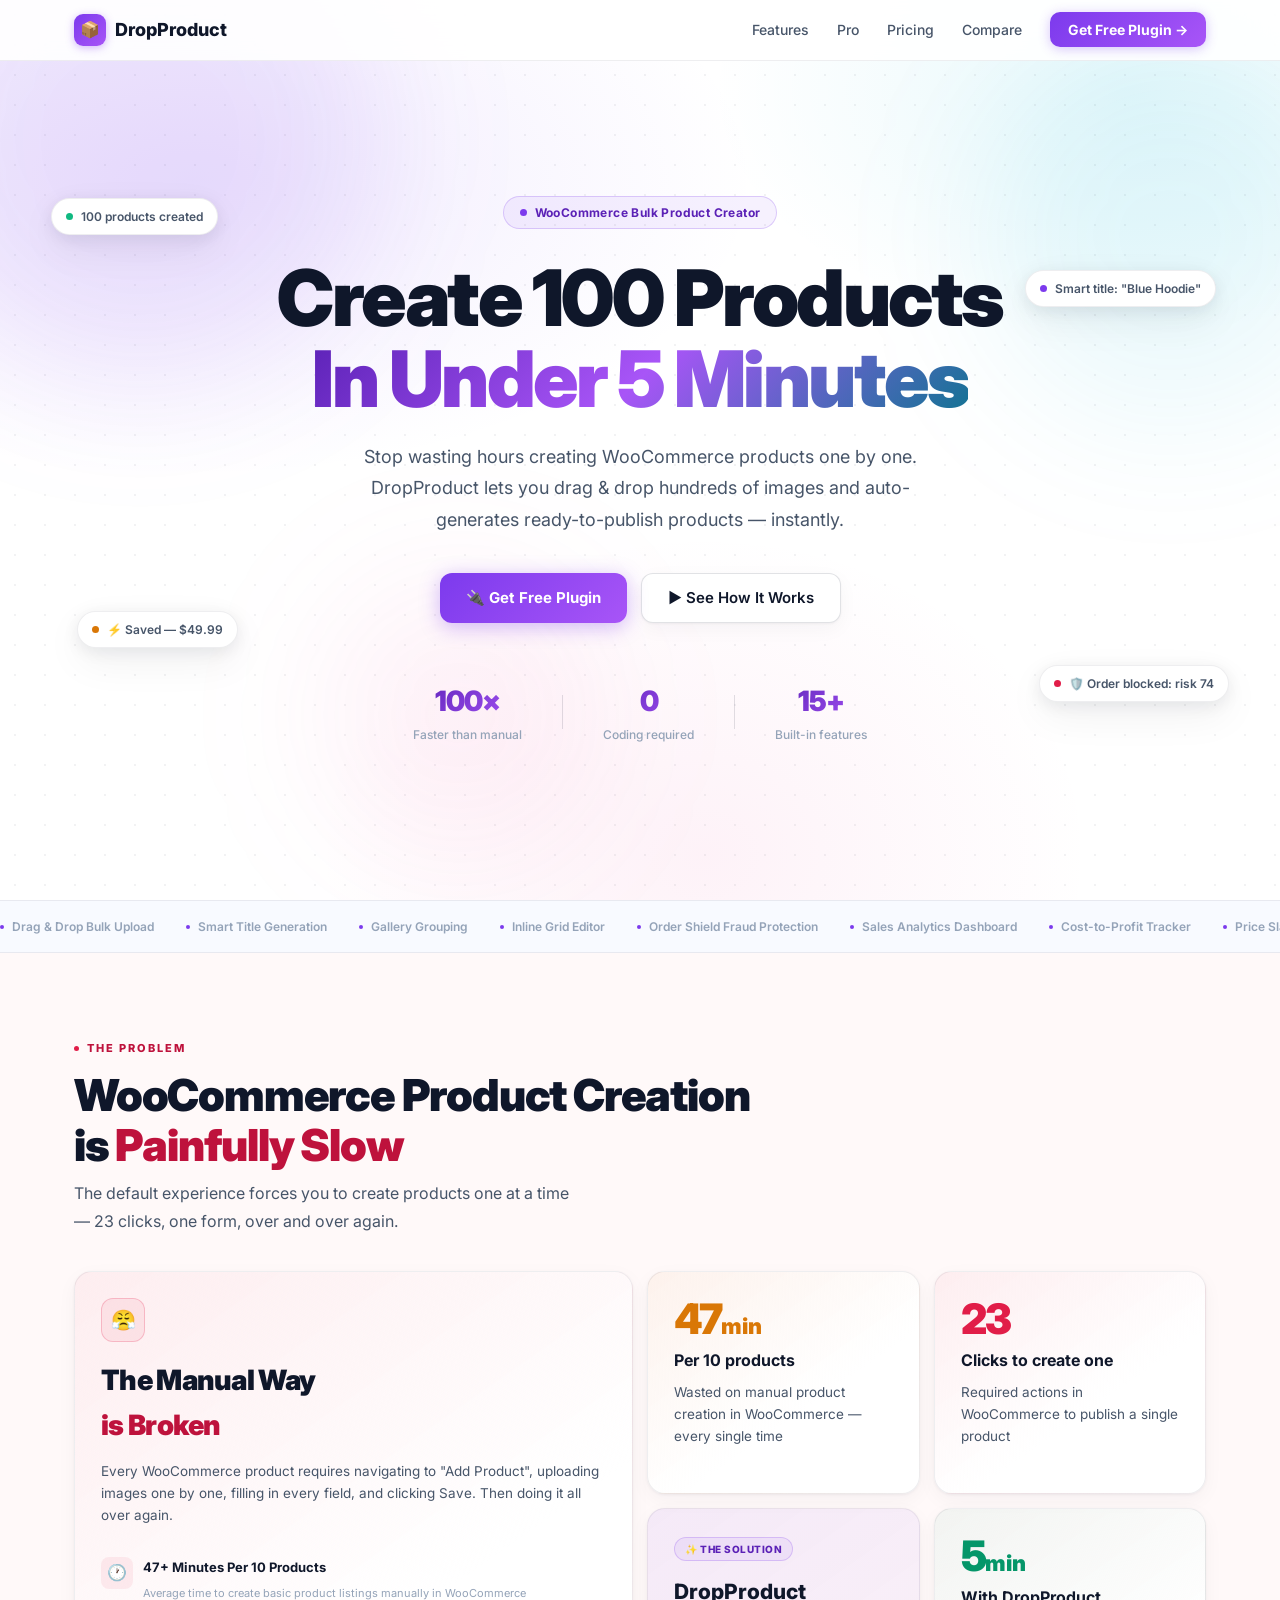
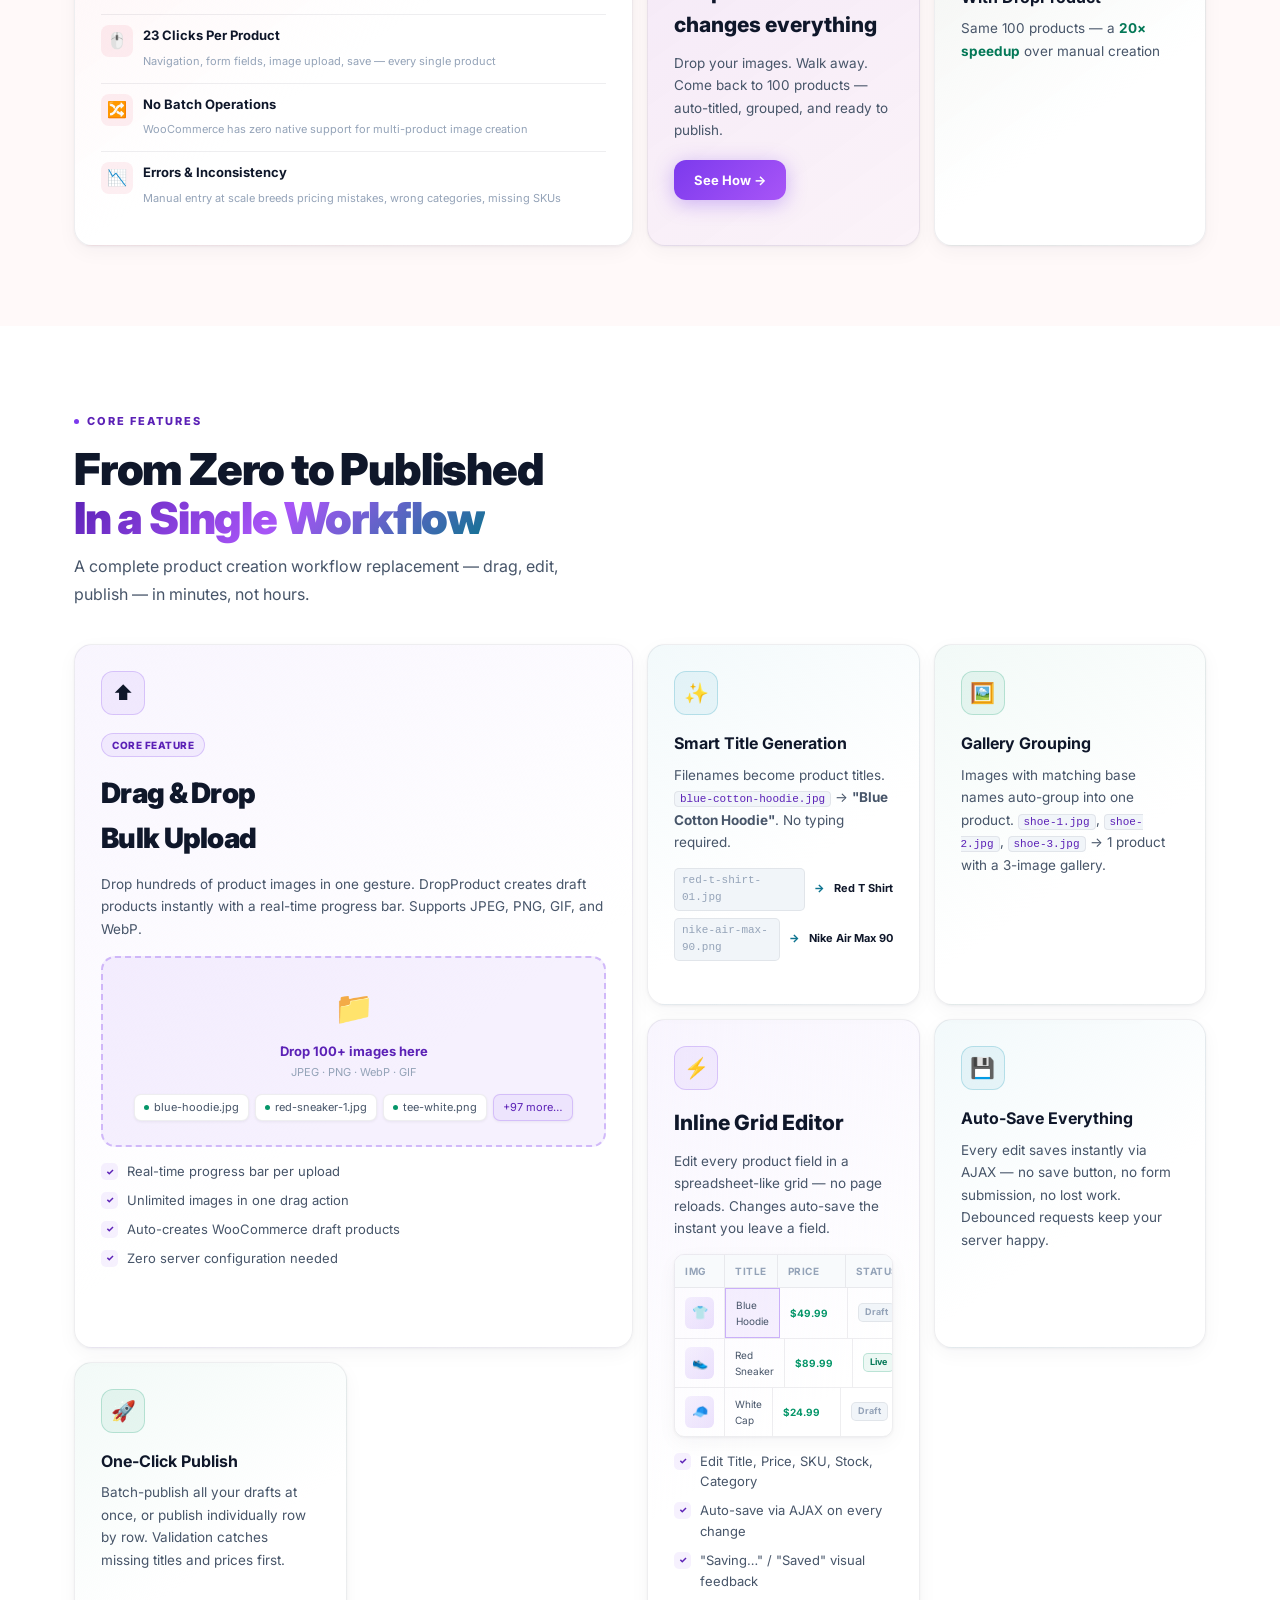
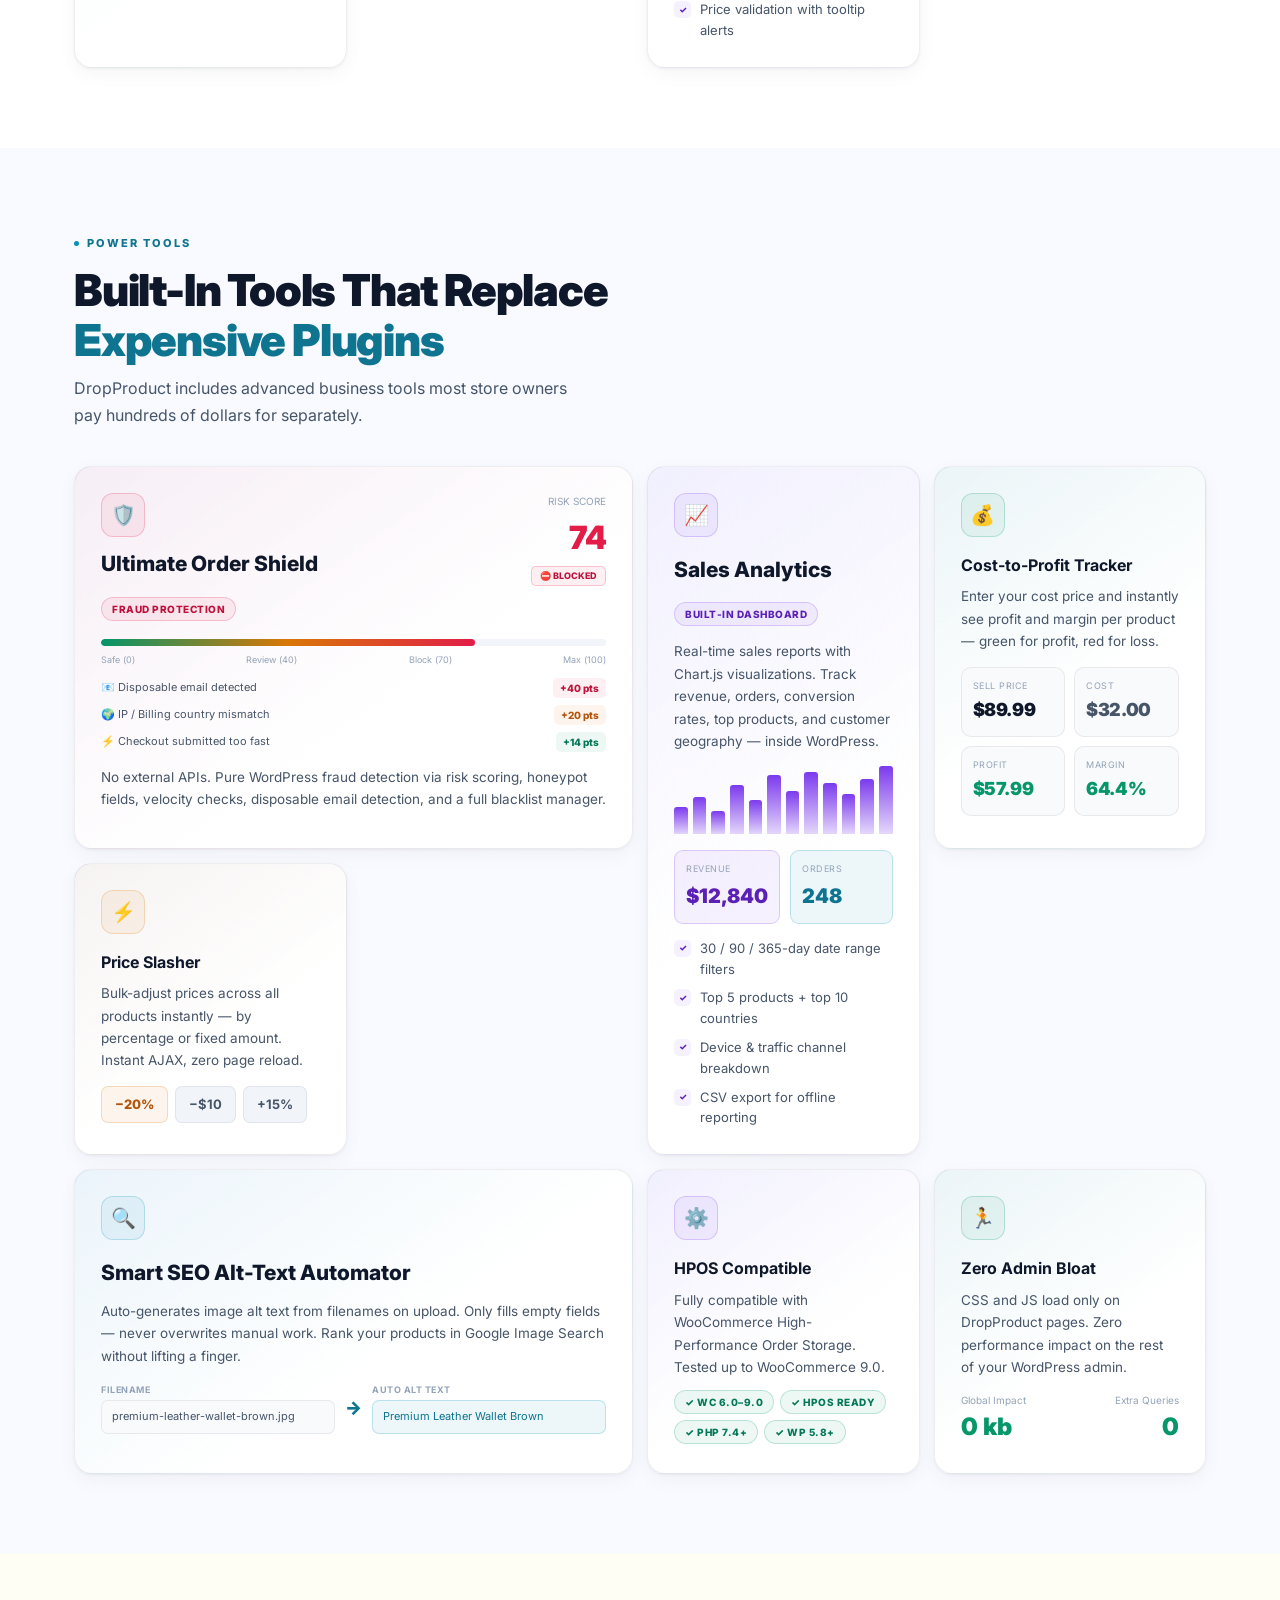
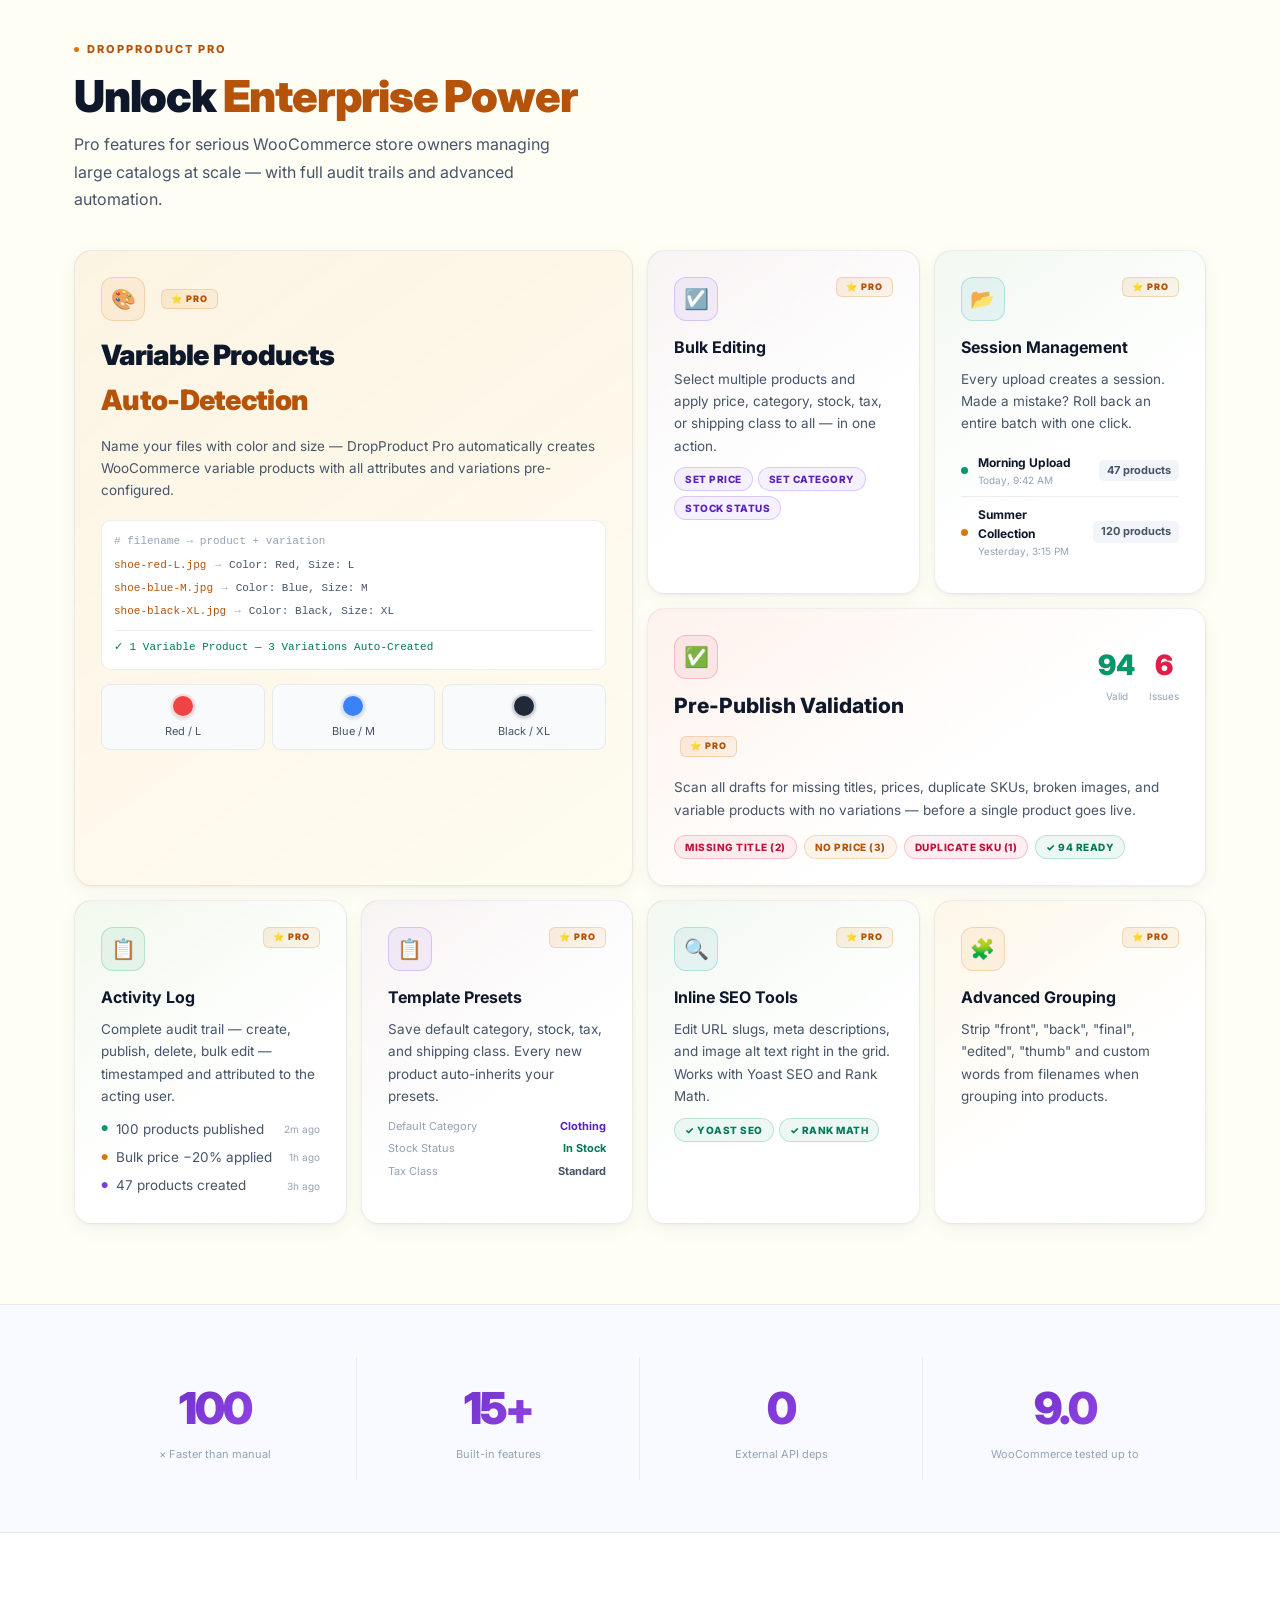
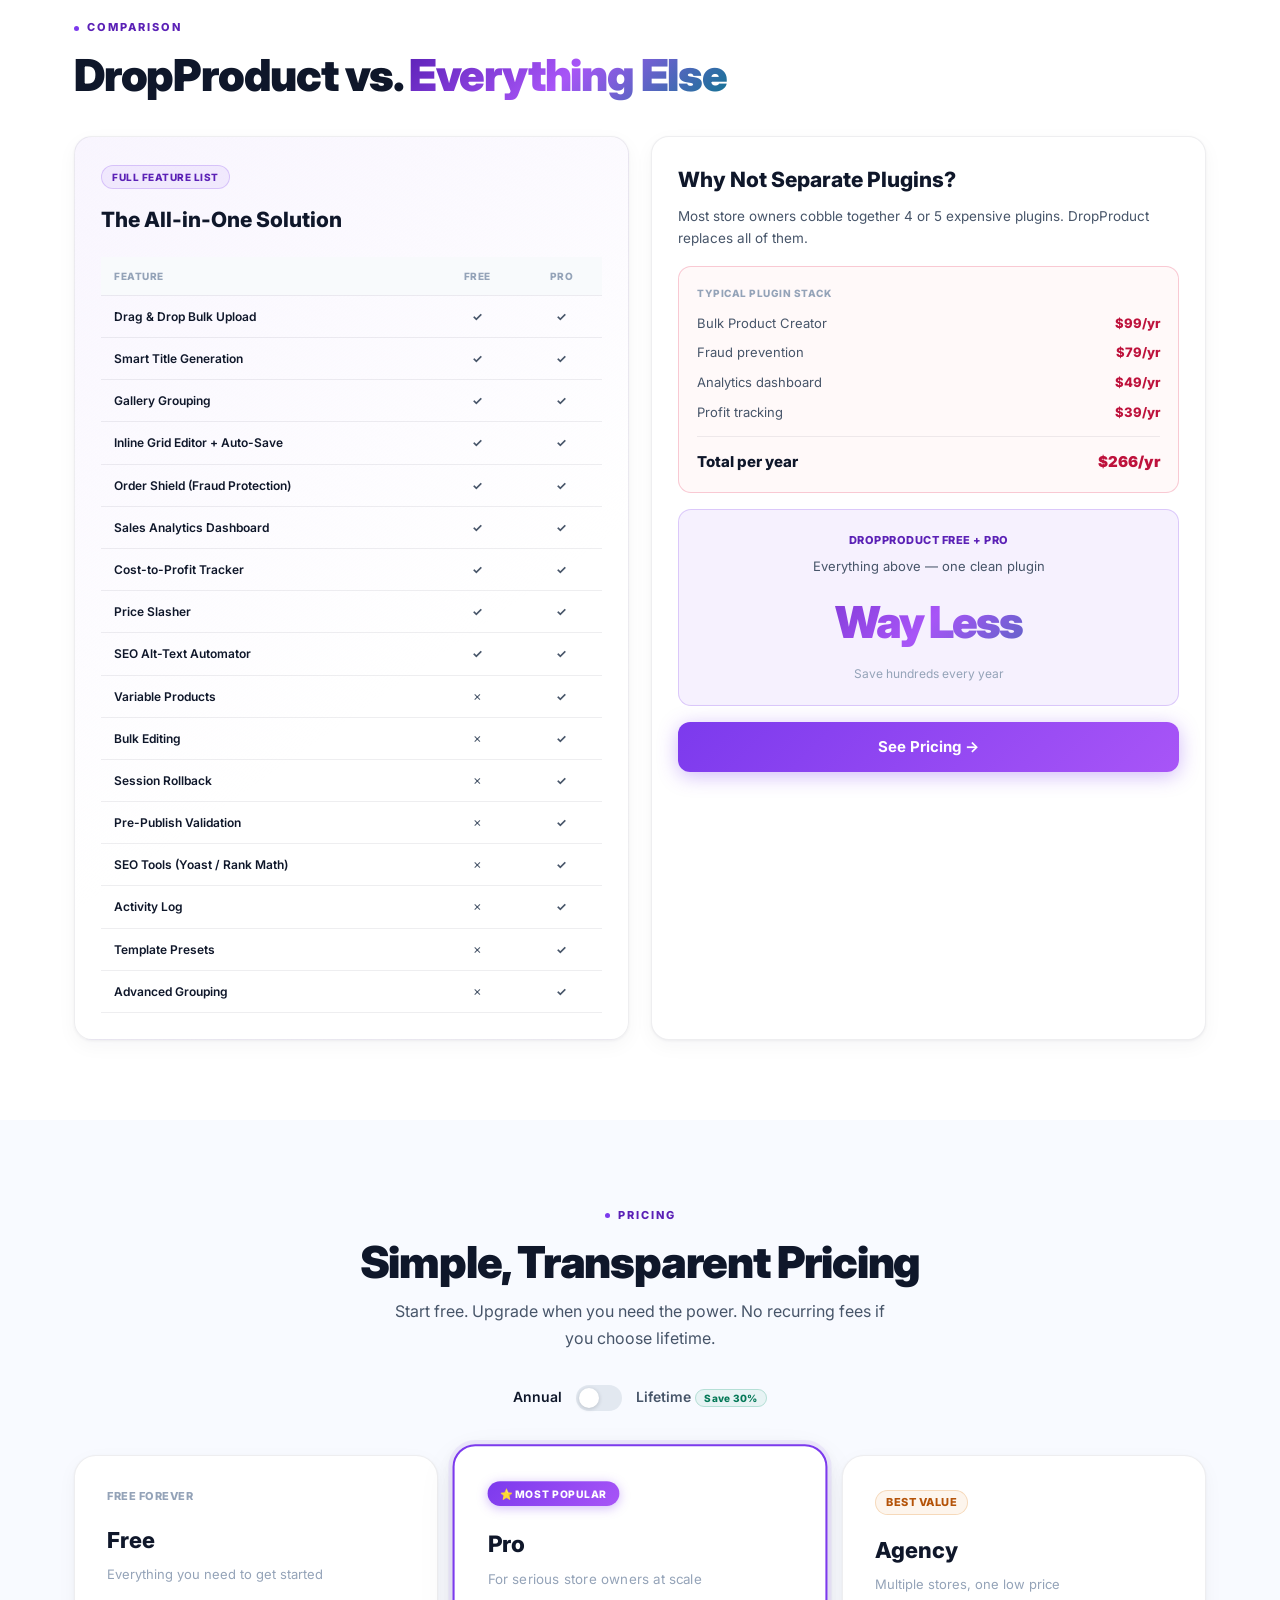
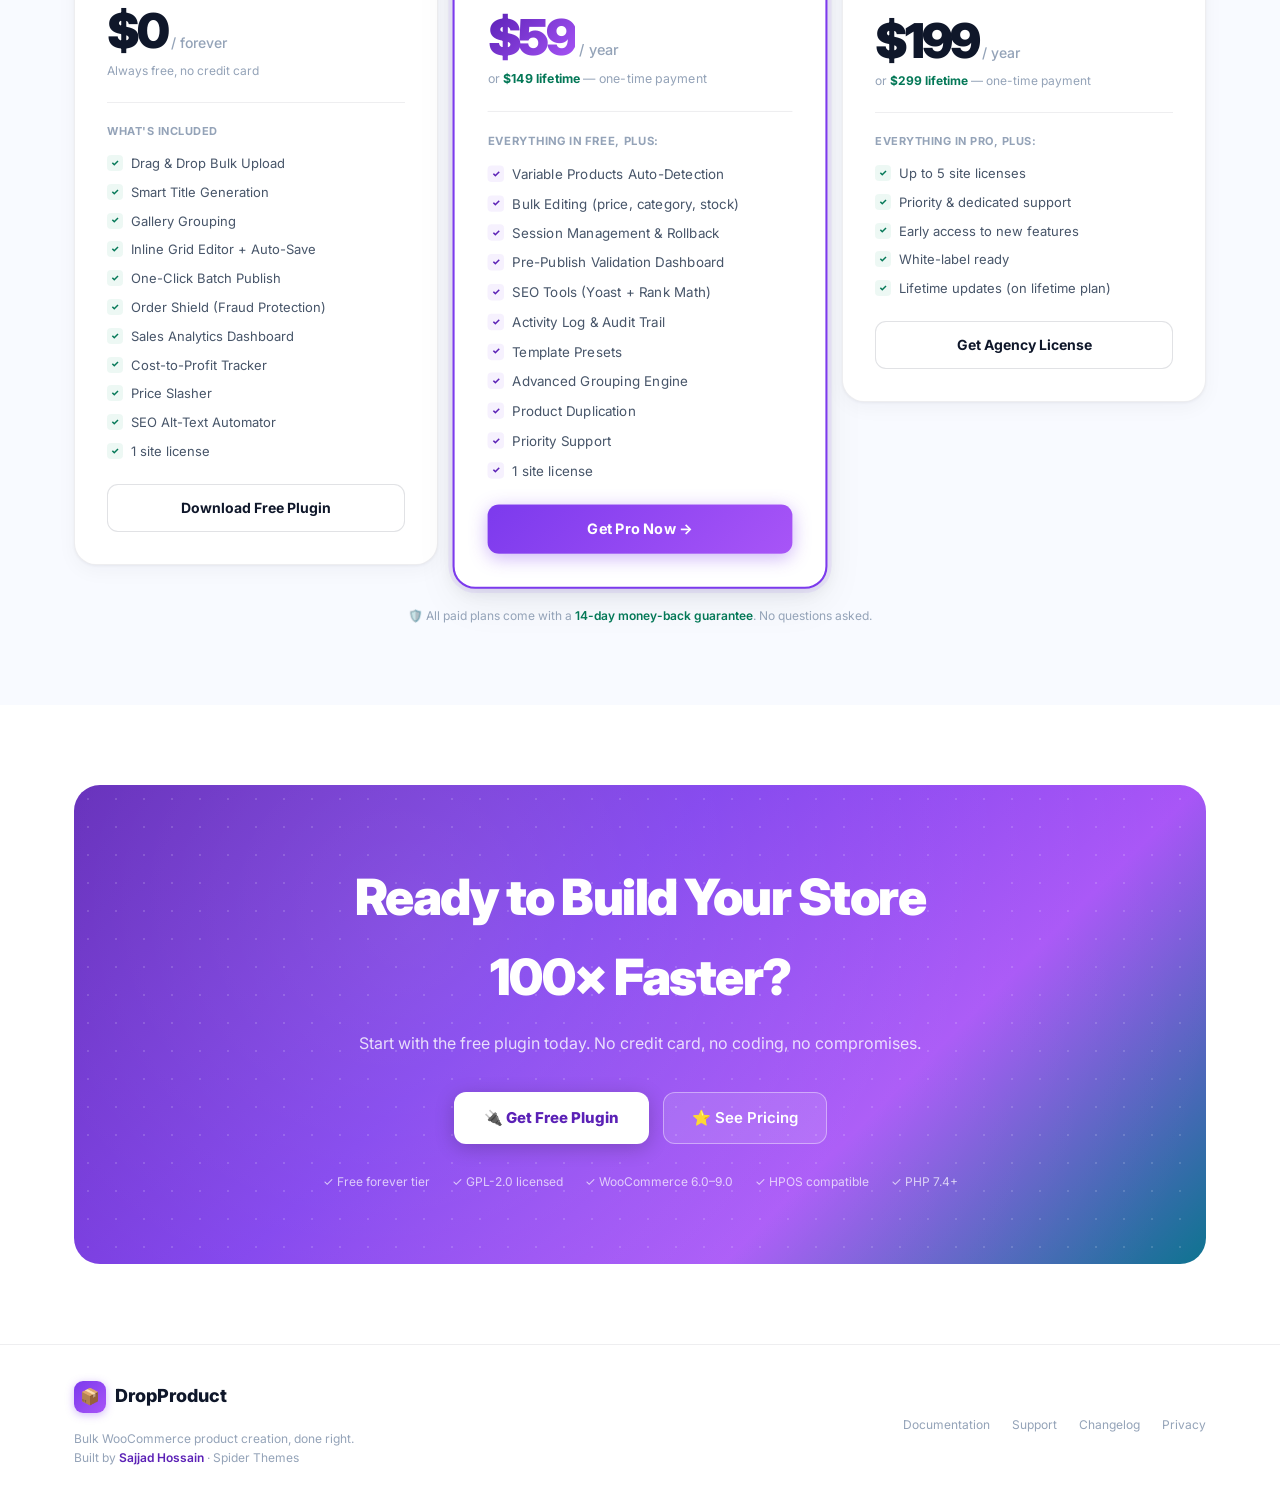
<file: landing/index.html>
<!DOCTYPE html>
<html lang="en">
<head>
  <meta charset="UTF-8">
  <meta name="viewport" content="width=device-width, initial-scale=1.0">
  <title>DropProduct — Create 100 WooCommerce Products in Minutes</title>
  <link rel="preconnect" href="https://fonts.googleapis.com">
  <link rel="preconnect" href="https://fonts.gstatic.com" crossorigin>
  <link href="https://fonts.googleapis.com/css2?family=Inter:wght@300;400;500;600;700;800;900&display=swap" rel="stylesheet">
  <style>
    /* ============================================================
       DESIGN SYSTEM — LIGHT MODE
    ============================================================ */
    :root {
      --bg:          #ffffff;
      --bg-alt:      #f8faff;
      --bg-card:     #ffffff;
      --border:      rgba(15,23,42,.07);
      --border-med:  rgba(15,23,42,.12);
      --sh-sm:  0 1px 3px rgba(15,23,42,.05), 0 6px 20px rgba(15,23,42,.04);
      --sh-md:  0 4px 16px rgba(15,23,42,.08), 0 14px 40px rgba(15,23,42,.06);
      --sh-lg:  0 12px 48px rgba(15,23,42,.14), 0 2px 6px rgba(15,23,42,.04);

      --violet:     #7c3aed;
      --violet-d:   #5b21b6;
      --violet-bg:  rgba(124,58,237,.07);
      --violet-bdr: rgba(124,58,237,.22);

      --cyan:     #0891b2;
      --cyan-d:   #0e7490;
      --cyan-bg:  rgba(8,145,178,.07);
      --cyan-bdr: rgba(8,145,178,.22);

      --emerald:     #059669;
      --emerald-d:   #047857;
      --emerald-bg:  rgba(5,150,105,.07);
      --emerald-bdr: rgba(5,150,105,.22);

      --amber:     #d97706;
      --amber-d:   #b45309;
      --amber-bg:  rgba(217,119,6,.07);
      --amber-bdr: rgba(217,119,6,.22);

      --rose:     #e11d48;
      --rose-d:   #be123c;
      --rose-bg:  rgba(225,29,72,.07);
      --rose-bdr: rgba(225,29,72,.22);

      --text-1: #0f172a;
      --text-2: #475569;
      --text-3: #94a3b8;
      --text-4: #cbd5e1;

      --gap: 14px;
      --r:   18px;
    }

    *, *::before, *::after { box-sizing: border-box; margin: 0; padding: 0; }
    html { scroll-behavior: smooth; }
    body {
      font-family: 'Inter', -apple-system, BlinkMacSystemFont, sans-serif;
      background: var(--bg); color: var(--text-1);
      line-height: 1.6; overflow-x: hidden;
    }
    ::-webkit-scrollbar { width: 5px; }
    ::-webkit-scrollbar-track { background: #f1f5f9; }
    ::-webkit-scrollbar-thumb { background: var(--violet); border-radius: 3px; }
    .container { max-width: 1180px; margin: 0 auto; padding: 0 24px; }

    /* ============ NAVBAR ============ */
    .nav {
      position: fixed; top: 0; left: 0; right: 0; z-index: 200;
      padding: 14px 0;
      background: rgba(255,255,255,.9);
      backdrop-filter: blur(20px);
      border-bottom: 1px solid var(--border);
      transition: padding .3s, box-shadow .3s;
    }
    .nav.scrolled { padding: 10px 0; box-shadow: 0 4px 32px rgba(15,23,42,.08); }
    .nav-inner { display: flex; align-items: center; justify-content: space-between; max-width: 1180px; margin: 0 auto; padding: 0 24px; }
    .nav-logo { display: flex; align-items: center; gap: 9px; font-weight: 800; font-size: 18px; text-decoration: none; color: var(--text-1); }
    .nav-logo-icon {
      width: 32px; height: 32px;
      background: linear-gradient(135deg, var(--violet), #a855f7);
      border-radius: 9px;
      display: flex; align-items: center; justify-content: center; font-size: 16px;
      box-shadow: 0 2px 8px rgba(124,58,237,.35);
    }
    .nav-links { display: flex; align-items: center; gap: 28px; list-style: none; }
    .nav-links a { color: var(--text-2); text-decoration: none; font-size: 14px; font-weight: 500; transition: color .2s; }
    .nav-links a:hover { color: var(--text-1); }
    .nav-cta {
      background: linear-gradient(135deg, var(--violet), #a855f7) !important;
      color: #fff !important; padding: 9px 18px; border-radius: 10px;
      font-weight: 700 !important; box-shadow: 0 2px 12px rgba(124,58,237,.3);
      transition: transform .2s, box-shadow .2s !important;
    }
    .nav-cta:hover { transform: translateY(-1px); box-shadow: 0 6px 20px rgba(124,58,237,.4) !important; }

    /* ============ BUTTONS ============ */
    .btn-primary {
      display: inline-flex; align-items: center; gap: 8px;
      background: linear-gradient(135deg, var(--violet), #a855f7);
      color: #fff; padding: 13px 26px; border-radius: 12px;
      font-size: 15px; font-weight: 700; text-decoration: none;
      box-shadow: 0 4px 20px rgba(124,58,237,.35);
      transition: transform .25s, box-shadow .25s;
      position: relative; overflow: hidden;
    }
    .btn-primary::after {
      content: ''; position: absolute; inset: 0;
      background: linear-gradient(135deg, rgba(255,255,255,.15), transparent);
      opacity: 0; transition: opacity .2s;
    }
    .btn-primary:hover { transform: translateY(-2px); box-shadow: 0 10px 36px rgba(124,58,237,.45); }
    .btn-primary:hover::after { opacity: 1; }

    .btn-outline {
      display: inline-flex; align-items: center; gap: 8px;
      background: #fff; border: 1.5px solid var(--border-med);
      color: var(--text-1); padding: 12px 26px; border-radius: 12px;
      font-size: 15px; font-weight: 600; text-decoration: none;
      box-shadow: var(--sh-sm);
      transition: all .25s;
    }
    .btn-outline:hover { border-color: var(--violet-bdr); color: var(--violet); transform: translateY(-2px); box-shadow: var(--sh-md); }

    /* ============ HERO ============ */
    .hero {
      min-height: 100vh;
      display: flex; align-items: center; justify-content: center;
      position: relative; overflow: hidden;
      padding: 120px 24px 80px;
      background:
        radial-gradient(ellipse 80% 60% at 15% 20%, rgba(139,92,246,.12) 0%, transparent 55%),
        radial-gradient(ellipse 65% 55% at 88% 10%, rgba(6,182,212,.09) 0%, transparent 50%),
        radial-gradient(ellipse 55% 65% at 55% 95%, rgba(236,72,153,.07) 0%, transparent 55%),
        #ffffff;
    }
    .hero-dots {
      position: absolute; inset: 0; pointer-events: none;
      background-image: radial-gradient(rgba(15,23,42,.055) 1px, transparent 1px);
      background-size: 30px 30px;
    }
    /* Floating blobs */
    .blob {
      position: absolute; border-radius: 50%;
      filter: blur(70px); pointer-events: none;
      animation: floatBlob 10s ease-in-out infinite;
    }
    .blob-1 { width: 480px; height: 480px; background: rgba(124,58,237,.1); top: -100px; left: -100px; animation-delay: 0s; }
    .blob-2 { width: 380px; height: 380px; background: rgba(6,182,212,.08); top: 5%; right: -80px; animation-delay: 3s; }
    .blob-3 { width: 280px; height: 280px; background: rgba(236,72,153,.07); bottom: 5%; left: 25%; animation-delay: 6s; }
    @keyframes floatBlob {
      0%,100% { transform: translate(0,0) scale(1); }
      33% { transform: translate(20px,-20px) scale(1.05); }
      66% { transform: translate(-14px,14px) scale(.95); }
    }

    /* Floating product chips in hero */
    .hero-chip {
      position: absolute; display: flex; align-items: center; gap: 8px;
      background: #fff; border: 1px solid var(--border);
      border-radius: 100px; padding: 8px 14px;
      font-size: 12px; font-weight: 600; color: var(--text-2);
      box-shadow: var(--sh-md);
      animation: chipFloat 5s ease-in-out infinite;
      white-space: nowrap;
    }
    .hero-chip-dot { width: 7px; height: 7px; border-radius: 50%; flex-shrink: 0; }
    .chip-pos-1 { top: 22%; left: 4%; animation-delay: 0s; }
    .chip-pos-2 { top: 30%; right: 5%; animation-delay: 1.2s; }
    .chip-pos-3 { bottom: 28%; left: 6%; animation-delay: 2.4s; }
    .chip-pos-4 { bottom: 22%; right: 4%; animation-delay: 3.6s; }
    @keyframes chipFloat {
      0%,100% { transform: translateY(0); }
      50% { transform: translateY(-8px); }
    }

    .hero-content { position: relative; text-align: center; max-width: 820px; margin: 0 auto; z-index: 1; }

    .hero-badge {
      display: inline-flex; align-items: center; gap: 8px;
      background: var(--violet-bg); border: 1px solid var(--violet-bdr);
      color: var(--violet-d); padding: 6px 16px; border-radius: 100px;
      font-size: 12px; font-weight: 700; letter-spacing: .4px;
      margin-bottom: 28px;
      animation: fadeInUp .6s ease both;
    }
    .badge-pulse { display: inline-block; width: 7px; height: 7px; border-radius: 50%; background: var(--violet); animation: pulseDot 2s ease infinite; }
    @keyframes pulseDot {
      0%,100% { box-shadow: 0 0 0 0 rgba(124,58,237,.5); }
      50% { box-shadow: 0 0 0 5px rgba(124,58,237,0); }
    }

    .hero-title {
      font-size: clamp(40px,7vw,78px); font-weight: 900;
      line-height: 1.04; letter-spacing: -2.5px; margin-bottom: 22px;
      animation: fadeInUp .65s .1s ease both;
      color: var(--text-1);
    }
    .gradient-text {
      background: linear-gradient(135deg, var(--violet-d) 0%, #a855f7 50%, var(--cyan-d) 100%);
      -webkit-background-clip: text; -webkit-text-fill-color: transparent; background-clip: text;
    }
    .hero-sub {
      font-size: 18px; color: var(--text-2); max-width: 560px;
      margin: 0 auto 38px; line-height: 1.75;
      animation: fadeInUp .65s .2s ease both;
    }
    .hero-actions {
      display: flex; align-items: center; justify-content: center;
      gap: 14px; flex-wrap: wrap; margin-bottom: 56px;
      animation: fadeInUp .65s .3s ease both;
    }
    .hero-stats {
      display: flex; align-items: center; justify-content: center;
      gap: 40px; flex-wrap: wrap;
      animation: fadeInUp .65s .38s ease both;
    }
    .hero-stat { text-align: center; }
    .hero-stat-num {
      font-size: 28px; font-weight: 900; letter-spacing: -1px;
      background: linear-gradient(135deg, var(--violet-d), #a855f7);
      -webkit-background-clip: text; -webkit-text-fill-color: transparent; background-clip: text;
    }
    .hero-stat-label { font-size: 12px; color: var(--text-3); font-weight: 500; margin-top: 1px; }
    .stat-sep { width: 1px; height: 34px; background: var(--border-med); }

    /* ============ MARQUEE ============ */
    .marquee-wrap {
      overflow: hidden; padding: 16px 0;
      border-top: 1px solid var(--border); border-bottom: 1px solid var(--border);
      background: var(--bg-alt);
    }
    .marquee-track { display: flex; gap: 32px; animation: marquee 30s linear infinite; width: max-content; }
    .mi { display: flex; align-items: center; gap: 8px; font-size: 12px; font-weight: 600; color: var(--text-3); white-space: nowrap; }
    .mi-dot { width: 4px; height: 4px; border-radius: 50%; background: var(--violet); }
    @keyframes marquee { from { transform: translateX(0); } to { transform: translateX(-50%); } }

    /* ============ SECTIONS ============ */
    .section { padding: 80px 0; }
    .section-label {
      display: inline-flex; align-items: center; gap: 8px;
      font-size: 11px; font-weight: 800; text-transform: uppercase;
      letter-spacing: 2px; margin-bottom: 14px;
    }
    .label-dot { width: 5px; height: 5px; border-radius: 50%; }
    .section-heading {
      font-size: clamp(26px,3.8vw,44px); font-weight: 900;
      letter-spacing: -1.2px; line-height: 1.12; margin-bottom: 10px;
      color: var(--text-1);
    }
    .section-sub { font-size: 16px; color: var(--text-2); max-width: 510px; line-height: 1.72; }
    .section-hdr { margin-bottom: 36px; }

    /* ============ BENTO GRID ============ */
    .bento { display: grid; gap: var(--gap); }
    .b4 { grid-template-columns: repeat(4,1fr); }
    .b3 { grid-template-columns: repeat(3,1fr); }
    .b2 { grid-template-columns: repeat(2,1fr); }
    .cs2 { grid-column: span 2; }
    .cs3 { grid-column: span 3; }
    .cs4 { grid-column: span 4; }
    .rs2 { grid-row: span 2; }

    /* ============ CARDS ============ */
    .card {
      background: var(--bg-card);
      border: 1px solid var(--border);
      border-radius: var(--r);
      padding: 26px;
      box-shadow: var(--sh-sm);
      transition: transform .35s cubic-bezier(.4,0,.2,1), box-shadow .35s, border-color .35s;
      position: relative; overflow: hidden;
    }
    .card::after {
      content: ''; position: absolute; inset: 0; border-radius: var(--r);
      background: linear-gradient(135deg, rgba(255,255,255,.8), rgba(255,255,255,0));
      opacity: 0; transition: opacity .3s; pointer-events: none;
    }
    .card:hover { transform: translateY(-4px); box-shadow: var(--sh-lg); border-color: var(--border-med); }

    /* Accent variants */
    .cv { background: linear-gradient(145deg, rgba(124,58,237,.05) 0%, #fff 60%); }
    .cv:hover { border-color: var(--violet-bdr); }
    .cc { background: linear-gradient(145deg, rgba(8,145,178,.05) 0%, #fff 60%); }
    .cc:hover { border-color: var(--cyan-bdr); }
    .ce { background: linear-gradient(145deg, rgba(5,150,105,.05) 0%, #fff 60%); }
    .ce:hover { border-color: var(--emerald-bdr); }
    .ca { background: linear-gradient(145deg, rgba(217,119,6,.05) 0%, #fff 60%); }
    .ca:hover { border-color: var(--amber-bdr); }
    .cr { background: linear-gradient(145deg, rgba(225,29,72,.05) 0%, #fff 60%); }
    .cr:hover { border-color: var(--rose-bdr); }

    /* Icon boxes */
    .icon-box {
      width: 44px; height: 44px; border-radius: 12px;
      display: flex; align-items: center; justify-content: center;
      font-size: 20px; margin-bottom: 16px;
    }
    .ibv { background: var(--violet-bg); border: 1px solid var(--violet-bdr); }
    .ibc { background: var(--cyan-bg); border: 1px solid var(--cyan-bdr); }
    .ibe { background: var(--emerald-bg); border: 1px solid var(--emerald-bdr); }
    .iba { background: var(--amber-bg); border: 1px solid var(--amber-bdr); }
    .ibr { background: var(--rose-bg); border: 1px solid var(--rose-bdr); }

    .ct    { font-size: 16px; font-weight: 700; margin-bottom: 7px; color: var(--text-1); }
    .ct-lg { font-size: 21px; font-weight: 800; margin-bottom: 10px; color: var(--text-1); }
    .ct-xl { font-size: 28px; font-weight: 900; letter-spacing: -.7px; margin-bottom: 12px; color: var(--text-1); }
    .cb    { font-size: 13.5px; color: var(--text-2); line-height: 1.66; }

    /* Tags */
    .tag {
      display: inline-flex; align-items: center; gap: 4px;
      padding: 3px 10px; border-radius: 100px;
      font-size: 10px; font-weight: 800; text-transform: uppercase; letter-spacing: .5px;
    }
    .tv { background: var(--violet-bg); color: var(--violet-d); border: 1px solid var(--violet-bdr); }
    .tc { background: var(--cyan-bg); color: var(--cyan-d); border: 1px solid var(--cyan-bdr); }
    .te { background: var(--emerald-bg); color: var(--emerald-d); border: 1px solid var(--emerald-bdr); }
    .ta { background: var(--amber-bg); color: var(--amber-d); border: 1px solid var(--amber-bdr); }
    .tr { background: var(--rose-bg); color: var(--rose-d); border: 1px solid var(--rose-bdr); }

    .pro-badge {
      display: inline-flex; align-items: center; gap: 3px;
      background: linear-gradient(135deg, rgba(217,119,6,.12), rgba(217,119,6,.06));
      border: 1px solid var(--amber-bdr); color: var(--amber-d);
      padding: 2px 9px; border-radius: 6px;
      font-size: 9px; font-weight: 900; text-transform: uppercase; letter-spacing: 1px;
      margin-left: 6px; vertical-align: middle;
    }

    /* Feature lists */
    .flist { list-style: none; margin-top: 14px; display: flex; flex-direction: column; gap: 8px; }
    .flist li { display: flex; align-items: flex-start; gap: 9px; font-size: 13px; color: var(--text-2); }
    .flist li::before {
      content: '✓'; width: 17px; height: 17px; border-radius: 5px;
      display: flex; align-items: center; justify-content: center;
      font-size: 9px; font-weight: 800; flex-shrink: 0; margin-top: 2px;
    }
    .flv li::before { background: var(--violet-bg); color: var(--violet-d); }
    .flc li::before { background: var(--cyan-bg); color: var(--cyan-d); }
    .fle li::before { background: var(--emerald-bg); color: var(--emerald-d); }

    /* Drop zone */
    .dzone {
      border: 2px dashed rgba(124,58,237,.3); border-radius: 14px;
      padding: 24px; text-align: center; margin-top: 16px;
      background: var(--violet-bg);
      transition: border-color .3s, background .3s;
    }
    .dzone:hover { border-color: rgba(124,58,237,.6); background: rgba(124,58,237,.1); }
    .dzone-icon { font-size: 32px; margin-bottom: 8px; display: block; }
    .dzone-text { font-size: 13px; font-weight: 700; color: var(--violet-d); }
    .dzone-sub { font-size: 11px; color: var(--text-3); margin-top: 2px; }

    .chips { display: flex; flex-wrap: wrap; gap: 6px; margin-top: 12px; justify-content: center; }
    .chip {
      display: flex; align-items: center; gap: 5px;
      background: #fff; border: 1px solid var(--border);
      border-radius: 7px; padding: 4px 9px; font-size: 11px; color: var(--text-2);
      box-shadow: 0 1px 3px rgba(15,23,42,.06);
    }
    .chip-dot { width: 5px; height: 5px; border-radius: 50%; background: var(--emerald); }

    /* Grid mockup */
    .gmock { margin-top: 14px; border: 1px solid var(--border); border-radius: 10px; overflow: hidden; box-shadow: var(--sh-sm); }
    .ghead, .grow { display: grid; grid-template-columns: 50px 1fr 68px 68px; }
    .gth, .gtd { padding: 8px 10px; font-size: 10px; border-right: 1px solid var(--border); }
    .ghead { background: #f8fafc; border-bottom: 1px solid var(--border); }
    .gth { font-weight: 700; color: var(--text-3); text-transform: uppercase; letter-spacing: .5px; }
    .grow { border-bottom: 1px solid var(--border); }
    .grow:last-child { border-bottom: none; }
    .gtd { color: var(--text-2); display: flex; align-items: center; }
    .gth:last-child, .gtd:last-child { border-right: none; }
    .thumb {
      width: 32px; height: 32px; border-radius: 6px;
      background: linear-gradient(135deg, var(--violet-bg), rgba(124,58,237,.15));
      display: flex; align-items: center; justify-content: center; font-size: 13px;
    }
    .pg { color: var(--emerald); font-weight: 700; }
    .pbadge { display: inline-block; background: var(--emerald-bg); color: var(--emerald-d); border: 1px solid var(--emerald-bdr); border-radius: 5px; padding: 1px 6px; font-size: 9px; font-weight: 700; }
    .pbadge-d { background: #f1f5f9; color: var(--text-3); border: 1px solid var(--border); border-radius: 5px; padding: 1px 6px; font-size: 9px; font-weight: 700; }

    /* Risk meter */
    .rbar-bg { height: 7px; background: #f1f5f9; border-radius: 4px; overflow: hidden; margin-bottom: 7px; }
    .rbar-fill { height: 100%; border-radius: 4px; background: linear-gradient(90deg, var(--emerald), var(--amber), var(--rose)); width: 0; transition: width 1.3s ease; }
    .rlabels { display: flex; justify-content: space-between; font-size: 9px; color: var(--text-3); }
    .ritems { margin-top: 10px; display: flex; flex-direction: column; gap: 7px; }
    .ritem { display: flex; align-items: center; justify-content: space-between; font-size: 11px; }
    .ritem-label { color: var(--text-2); }
    .rscore { font-weight: 800; font-size: 10px; padding: 2px 7px; border-radius: 5px; }
    .rlow { background: var(--emerald-bg); color: var(--emerald-d); }
    .rmed { background: var(--amber-bg); color: var(--amber-d); }
    .rhigh { background: var(--rose-bg); color: var(--rose-d); }

    /* Chart bars */
    .cbars { display: flex; align-items: flex-end; gap: 5px; height: 68px; margin-top: 14px; }
    .cbar { flex: 1; border-radius: 3px 3px 0 0; background: linear-gradient(180deg, var(--violet), rgba(124,58,237,.2)); transition: background .3s; }
    .cbar:hover { background: linear-gradient(180deg, var(--cyan), rgba(8,145,178,.2)); }

    /* Profit cells */
    .pcells { display: grid; grid-template-columns: 1fr 1fr; gap: 9px; margin-top: 14px; }
    .pcell { background: #f8fafc; border: 1px solid var(--border); border-radius: 10px; padding: 11px; }
    .pcell-l { font-size: 9px; color: var(--text-3); text-transform: uppercase; letter-spacing: .5px; margin-bottom: 3px; }
    .pcell-v { font-size: 18px; font-weight: 900; letter-spacing: -.4px; }
    .pos { color: var(--emerald); } .neg { color: var(--rose); }

    /* Var grid */
    .vgrid { display: grid; grid-template-columns: repeat(3,1fr); gap: 7px; margin-top: 14px; }
    .vcell { background: #f8fafc; border: 1px solid var(--border); border-radius: 9px; padding: 9px; text-align: center; font-size: 11px; }
    .vswatch { width: 24px; height: 24px; border-radius: 50%; margin: 0 auto 5px; border: 2px solid rgba(255,255,255,.8); box-shadow: 0 1px 3px rgba(15,23,42,.15); }
    .vcell-n { color: var(--text-2); }

    /* Session rows */
    .srow { display: flex; align-items: center; gap: 10px; padding: 8px 0; border-bottom: 1px solid var(--border); }
    .srow:last-child { border-bottom: none; }
    .sdot { width: 7px; height: 7px; border-radius: 50%; flex-shrink: 0; }
    .sinfo { flex: 1; }
    .stitle { font-size: 12px; font-weight: 700; color: var(--text-1); }
    .smeta { font-size: 10px; color: var(--text-3); }
    .scnt { font-size: 11px; font-weight: 700; color: var(--text-2); background: #f1f5f9; padding: 2px 8px; border-radius: 5px; }

    /* Pain points */
    .prow { display: flex; align-items: flex-start; gap: 10px; padding: 10px 0; border-bottom: 1px solid var(--border); }
    .prow:last-child { border-bottom: none; }
    .pico { font-size: 16px; flex-shrink: 0; width: 32px; height: 32px; display: flex; align-items: center; justify-content: center; background: var(--rose-bg); border-radius: 8px; }
    .ptxt strong { display: block; font-size: 13px; font-weight: 700; color: var(--text-1); margin-bottom: 1px; }
    .ptxt span { font-size: 11px; color: var(--text-3); }

    /* SEO field */
    .sflabel { font-size: 9px; color: var(--text-3); text-transform: uppercase; letter-spacing: .5px; font-weight: 700; margin-bottom: 3px; }
    .sfinput { background: #f8fafc; border: 1px solid var(--border); border-radius: 7px; padding: 7px 10px; font-size: 11px; color: var(--text-2); }

    /* Activity log */
    .arow { display: flex; gap: 8px; align-items: center; font-size: 11.5px; }

    code { background: #f1f5f9; color: var(--violet-d); padding: 1px 5px; border-radius: 4px; font-size: 11px; font-family: monospace; border: 1px solid var(--border); }

    .bignum { font-size: 42px; font-weight: 900; letter-spacing: -2px; line-height: 1; }

    /* Compare table */
    .ctable { width: 100%; border-collapse: collapse; margin-top: 20px; }
    .ctable th, .ctable td { padding: 11px 13px; text-align: left; border-bottom: 1px solid var(--border); font-size: 12px; }
    .ctable th { font-weight: 800; color: var(--text-3); font-size: 10px; text-transform: uppercase; letter-spacing: .5px; background: #f8fafc; }
    .ctable td { color: var(--text-2); }
    .ctable td:first-child { font-weight: 600; color: var(--text-1); }
    .ck { color: var(--emerald); font-size: 14px; font-weight: 700; }
    .cx { color: var(--rose); font-size: 14px; }

    /* Stats strip */
    .stats-strip { padding: 52px 0; background: var(--bg-alt); border-top: 1px solid var(--border); border-bottom: 1px solid var(--border); }
    .sgrid { display: grid; grid-template-columns: repeat(4,1fr); }
    .sblock { text-align: center; padding: 16px; border-right: 1px solid var(--border); }
    .sblock:last-child { border-right: none; }
    .snum {
      font-size: 44px; font-weight: 900; letter-spacing: -2px;
      background: linear-gradient(135deg, var(--violet-d), #a855f7);
      -webkit-background-clip: text; -webkit-text-fill-color: transparent; background-clip: text;
    }
    .slbl { font-size: 13px; color: var(--text-2); margin-top: 3px; }

    /* ============ PRICING SECTION ============ */
    .pricing-section { padding: 80px 0; background: var(--bg-alt); }

    .price-toggle-wrap { display: flex; align-items: center; justify-content: center; gap: 14px; margin-bottom: 44px; }
    .ptog-label { font-size: 14px; font-weight: 600; color: var(--text-2); transition: color .2s; }
    .ptog-label.active { color: var(--text-1); }
    .ptog-btn {
      width: 46px; height: 26px; border-radius: 100px;
      background: #e2e8f0; border: none; cursor: pointer;
      position: relative; transition: background .3s; flex-shrink: 0;
    }
    .ptog-btn.on { background: linear-gradient(135deg, var(--violet), #a855f7); }
    .ptog-knob {
      position: absolute; top: 3px; left: 3px;
      width: 20px; height: 20px; border-radius: 50%;
      background: #fff; box-shadow: 0 1px 4px rgba(15,23,42,.2);
      transition: transform .3s cubic-bezier(.34,1.56,.64,1);
    }
    .ptog-btn.on .ptog-knob { transform: translateX(20px); }
    .save-chip {
      background: var(--emerald-bg); color: var(--emerald-d);
      border: 1px solid var(--emerald-bdr); border-radius: 100px;
      font-size: 10px; font-weight: 800; padding: 2px 8px; letter-spacing: .3px;
    }

    .price-grid { display: grid; grid-template-columns: repeat(3,1fr); gap: 20px; align-items: start; }

    .price-card {
      background: #fff; border: 1px solid var(--border);
      border-radius: 22px; padding: 32px;
      box-shadow: var(--sh-sm);
      transition: transform .3s, box-shadow .3s;
      position: relative; overflow: hidden;
    }
    .price-card:hover { transform: translateY(-6px); box-shadow: var(--sh-lg); }
    .price-card.featured {
      border: 2px solid var(--violet);
      box-shadow: 0 0 0 4px rgba(124,58,237,.08), var(--sh-md);
      transform: scale(1.03);
    }
    .price-card.featured:hover { transform: scale(1.03) translateY(-6px); box-shadow: 0 0 0 4px rgba(124,58,237,.12), var(--sh-lg); }
    /* Shimmer on featured card */
    .price-card.featured::before {
      content: '';
      position: absolute; top: 0; left: -100%; width: 60%; height: 100%;
      background: linear-gradient(90deg, transparent, rgba(255,255,255,.5), transparent);
      animation: shimmer 3s ease-in-out infinite;
    }
    @keyframes shimmer { 0%,100% { left: -100%; } 50% { left: 150%; } }

    .popular-badge {
      display: inline-flex; align-items: center; gap: 5px;
      background: linear-gradient(135deg, var(--violet), #a855f7);
      color: #fff; padding: 4px 12px; border-radius: 100px;
      font-size: 10px; font-weight: 800; text-transform: uppercase; letter-spacing: .5px;
      margin-bottom: 20px;
      box-shadow: 0 2px 10px rgba(124,58,237,.35);
    }
    .plan-name { font-size: 22px; font-weight: 800; color: var(--text-1); margin-bottom: 6px; }
    .plan-desc { font-size: 13px; color: var(--text-3); margin-bottom: 22px; }
    .plan-price { display: flex; align-items: baseline; gap: 4px; margin-bottom: 6px; }
    .plan-price-val {
      font-size: 48px; font-weight: 900; letter-spacing: -3px; line-height: 1;
      color: var(--text-1);
    }
    .plan-price-val.gradient { background: linear-gradient(135deg, var(--violet-d), #a855f7); -webkit-background-clip: text; -webkit-text-fill-color: transparent; background-clip: text; }
    .plan-price-period { font-size: 14px; font-weight: 500; color: var(--text-3); }
    .plan-price-alt { font-size: 12px; color: var(--text-3); margin-bottom: 22px; }
    .plan-price-alt span { color: var(--emerald-d); font-weight: 700; }

    .plan-divider { height: 1px; background: var(--border); margin: 20px 0; }
    .plan-feature-head { font-size: 11px; font-weight: 700; color: var(--text-3); text-transform: uppercase; letter-spacing: .5px; margin-bottom: 12px; }
    .plan-features { list-style: none; display: flex; flex-direction: column; gap: 8px; }
    .plan-features li { display: flex; align-items: flex-start; gap: 8px; font-size: 13px; color: var(--text-2); }
    .plan-features li::before {
      content: '✓'; width: 16px; height: 16px; border-radius: 4px; flex-shrink: 0; margin-top: 2px;
      display: flex; align-items: center; justify-content: center; font-size: 9px; font-weight: 800;
    }
    .pf-v li::before { background: var(--violet-bg); color: var(--violet-d); }
    .pf-e li::before { background: var(--emerald-bg); color: var(--emerald-d); }
    .plan-cta { display: block; text-align: center; margin-top: 22px; }
    .btn-plan-free {
      display: block; text-align: center; padding: 12px;
      border: 1.5px solid var(--border-med); border-radius: 11px;
      font-size: 14px; font-weight: 700; color: var(--text-1); text-decoration: none;
      transition: all .25s; background: #fff;
    }
    .btn-plan-free:hover { border-color: var(--violet-bdr); color: var(--violet); background: var(--violet-bg); }
    .btn-plan-pro {
      display: block; text-align: center; padding: 13px;
      background: linear-gradient(135deg, var(--violet), #a855f7); border-radius: 11px;
      font-size: 14px; font-weight: 700; color: #fff; text-decoration: none;
      box-shadow: 0 4px 18px rgba(124,58,237,.38);
      transition: all .25s;
    }
    .btn-plan-pro:hover { transform: translateY(-1px); box-shadow: 0 8px 28px rgba(124,58,237,.48); }
    .money-back { text-align: center; margin-top: 28px; font-size: 12px; color: var(--text-3); }
    .money-back span { color: var(--emerald-d); font-weight: 600; }

    /* ============ CTA ============ */
    .cta-section { padding: 80px 0; }
    .cta-card {
      position: relative; overflow: hidden;
      background: linear-gradient(135deg, var(--violet-d) 0%, #7c3aed 40%, #a855f7 70%, var(--cyan-d) 100%);
      border-radius: 26px; padding: 72px 52px; text-align: center;
    }
    .cta-card::before {
      content: ''; position: absolute; top: -50%; left: -50%; width: 200%; height: 200%;
      background: radial-gradient(circle at 40% 40%, rgba(255,255,255,.15), transparent 55%);
      pointer-events: none;
    }
    .cta-dots {
      position: absolute; inset: 0;
      background-image: radial-gradient(rgba(255,255,255,.15) 1px, transparent 1px);
      background-size: 28px 28px; pointer-events: none;
    }
    .cta-title { font-size: clamp(28px,4vw,50px); font-weight: 900; letter-spacing: -1.5px; margin-bottom: 14px; color: #fff; position: relative; }
    .cta-sub { font-size: 16px; color: rgba(255,255,255,.8); margin-bottom: 36px; position: relative; }
    .cta-actions { display: flex; align-items: center; justify-content: center; gap: 14px; flex-wrap: wrap; position: relative; }
    .btn-cta-white {
      display: inline-flex; align-items: center; gap: 8px;
      background: #fff; color: var(--violet-d); padding: 14px 30px; border-radius: 12px;
      font-size: 15px; font-weight: 800; text-decoration: none;
      box-shadow: 0 4px 20px rgba(0,0,0,.2);
      transition: transform .25s, box-shadow .25s;
    }
    .btn-cta-white:hover { transform: translateY(-2px); box-shadow: 0 8px 32px rgba(0,0,0,.28); }
    .btn-cta-outline {
      display: inline-flex; align-items: center; gap: 8px;
      background: rgba(255,255,255,.12); border: 1.5px solid rgba(255,255,255,.4);
      color: #fff; padding: 13px 28px; border-radius: 12px;
      font-size: 15px; font-weight: 600; text-decoration: none;
      transition: background .25s;
    }
    .btn-cta-outline:hover { background: rgba(255,255,255,.2); }
    .cta-perks { margin-top: 28px; display: flex; align-items: center; justify-content: center; gap: 22px; flex-wrap: wrap; position: relative; }
    .cta-perk { font-size: 12px; color: rgba(255,255,255,.7); }

    /* ============ FOOTER ============ */
    .footer { border-top: 1px solid var(--border); padding: 36px 0; background: #fff; }
    .foot-inner { display: flex; align-items: center; justify-content: space-between; flex-wrap: wrap; gap: 18px; }
    .foot-copy { font-size: 12px; color: var(--text-3); }
    .foot-links { display: flex; gap: 22px; list-style: none; }
    .foot-links a { font-size: 12px; color: var(--text-3); text-decoration: none; transition: color .2s; }
    .foot-links a:hover { color: var(--text-2); }

    /* ============ ANIMATIONS ============ */
    @keyframes fadeInUp {
      from { opacity: 0; transform: translateY(24px); }
      to { opacity: 1; transform: translateY(0); }
    }
    @keyframes fadeInScale {
      from { opacity: 0; transform: scale(.94) translateY(16px); }
      to { opacity: 1; transform: scale(1) translateY(0); }
    }
    @keyframes slideInLeft {
      from { opacity: 0; transform: translateX(-24px); }
      to { opacity: 1; transform: translateX(0); }
    }
    @keyframes slideInRight {
      from { opacity: 0; transform: translateX(24px); }
      to { opacity: 1; transform: translateX(0); }
    }
    @keyframes bouncePop {
      0% { opacity: 0; transform: scale(.5); }
      60% { transform: scale(1.12); }
      100% { opacity: 1; transform: scale(1); }
    }

    /* Scroll reveal */
    .reveal { opacity: 0; transform: translateY(20px); transition: opacity .6s ease, transform .6s ease; }
    .reveal.vis { opacity: 1; transform: translateY(0); }
    .reveal-l { opacity: 0; transform: translateX(-24px); transition: opacity .6s ease, transform .6s ease; }
    .reveal-l.vis { opacity: 1; transform: translateX(0); }
    .reveal-r { opacity: 0; transform: translateX(24px); transition: opacity .6s ease, transform .6s ease; }
    .reveal-r.vis { opacity: 1; transform: translateX(0); }

    /* Stagger delays for bento children */
    .stagger .card:nth-child(1)  { transition-delay: .04s; }
    .stagger .card:nth-child(2)  { transition-delay: .08s; }
    .stagger .card:nth-child(3)  { transition-delay: .12s; }
    .stagger .card:nth-child(4)  { transition-delay: .16s; }
    .stagger .card:nth-child(5)  { transition-delay: .20s; }
    .stagger .card:nth-child(6)  { transition-delay: .24s; }
    .stagger .card:nth-child(7)  { transition-delay: .28s; }
    .stagger .card:nth-child(8)  { transition-delay: .32s; }
    .stagger .card:nth-child(9)  { transition-delay: .36s; }
    .stagger .card:nth-child(10) { transition-delay: .40s; }

    /* Icon box hover bounce */
    .card:hover .icon-box { animation: bouncePop .4s ease; }

    /* Floating bob */
    @keyframes bob { 0%,100% { transform: translateY(0); } 50% { transform: translateY(-5px); } }

    /* ============ RESPONSIVE ============ */
    @media (max-width: 1024px) {
      .b4 { grid-template-columns: repeat(2,1fr); }
      .cs3 { grid-column: span 2; }
      .cs4 { grid-column: span 2; }
      .price-grid { grid-template-columns: 1fr; max-width: 420px; margin: 0 auto; }
      .price-card.featured { transform: scale(1); }
      .price-card.featured:hover { transform: translateY(-6px); }
      .hero-chip { display: none; }
    }
    @media (max-width: 768px) {
      .b4,.b3,.b2 { grid-template-columns: 1fr; }
      .cs2,.cs3,.cs4 { grid-column: span 1; }
      .rs2 { grid-row: span 1; }
      .nav-links { display: none; }
      .stat-sep { display: none; }
      .sgrid { grid-template-columns: repeat(2,1fr); }
      .sblock:nth-child(2) { border-right: none; }
      .cta-card { padding: 36px 20px; }
      .pcells { grid-template-columns: 1fr; }
      .vgrid { grid-template-columns: repeat(2,1fr); }
    }
  </style>
</head>
<body>

<!-- =================== NAVBAR =================== -->
<nav class="nav" id="nav">
  <div class="nav-inner">
    <a href="#" class="nav-logo">
      <div class="nav-logo-icon">📦</div>
      DropProduct
    </a>
    <ul class="nav-links">
      <li><a href="#features">Features</a></li>
      <li><a href="#pro">Pro</a></li>
      <li><a href="#pricing">Pricing</a></li>
      <li><a href="#compare">Compare</a></li>
      <li><a href="#pricing" class="nav-cta">Get Free Plugin →</a></li>
    </ul>
  </div>
</nav>

<!-- =================== HERO =================== -->
<section class="hero">
  <div class="hero-dots"></div>
  <div class="blob blob-1"></div>
  <div class="blob blob-2"></div>
  <div class="blob blob-3"></div>

  <!-- Floating chips -->
  <div class="hero-chip chip-pos-1" style="animation-delay:0s">
    <span class="hero-chip-dot" style="background:#10b981"></span>100 products created
  </div>
  <div class="hero-chip chip-pos-2" style="animation-delay:1.5s">
    <span class="hero-chip-dot" style="background:#7c3aed"></span>Smart title: "Blue Hoodie"
  </div>
  <div class="hero-chip chip-pos-3" style="animation-delay:.8s">
    <span class="hero-chip-dot" style="background:#d97706"></span>⚡ Saved — $49.99
  </div>
  <div class="hero-chip chip-pos-4" style="animation-delay:2.2s">
    <span class="hero-chip-dot" style="background:#e11d48"></span>🛡️ Order blocked: risk 74
  </div>

  <div class="hero-content">
    <div class="hero-badge">
      <span class="badge-pulse"></span> WooCommerce Bulk Product Creator
    </div>
    <h1 class="hero-title">
      Create 100 Products<br>
      <span class="gradient-text">In Under 5 Minutes</span>
    </h1>
    <p class="hero-sub">
      Stop wasting hours creating WooCommerce products one by one. DropProduct lets you
      drag &amp; drop hundreds of images and auto-generates ready-to-publish products — instantly.
    </p>
    <div class="hero-actions">
      <a href="#pricing" class="btn-primary">🔌 Get Free Plugin</a>
      <a href="#features" class="btn-outline">▶ See How It Works</a>
    </div>
    <div class="hero-stats">
      <div class="hero-stat">
        <div class="hero-stat-num" data-count="100">100×</div>
        <div class="hero-stat-label">Faster than manual</div>
      </div>
      <div class="stat-sep"></div>
      <div class="hero-stat">
        <div class="hero-stat-num">0</div>
        <div class="hero-stat-label">Coding required</div>
      </div>
      <div class="stat-sep"></div>
      <div class="hero-stat">
        <div class="hero-stat-num">15+</div>
        <div class="hero-stat-label">Built-in features</div>
      </div>
    </div>
  </div>
</section>

<!-- =================== MARQUEE =================== -->
<div class="marquee-wrap">
  <div class="marquee-track">
    <span class="mi"><span class="mi-dot"></span>Drag &amp; Drop Bulk Upload</span>
    <span class="mi"><span class="mi-dot"></span>Smart Title Generation</span>
    <span class="mi"><span class="mi-dot"></span>Gallery Grouping</span>
    <span class="mi"><span class="mi-dot"></span>Inline Grid Editor</span>
    <span class="mi"><span class="mi-dot"></span>Order Shield Fraud Protection</span>
    <span class="mi"><span class="mi-dot"></span>Sales Analytics Dashboard</span>
    <span class="mi"><span class="mi-dot"></span>Cost-to-Profit Tracker</span>
    <span class="mi"><span class="mi-dot"></span>Price Slasher</span>
    <span class="mi"><span class="mi-dot"></span>Variable Products</span>
    <span class="mi"><span class="mi-dot"></span>Session Rollback</span>
    <span class="mi"><span class="mi-dot"></span>Pre-Publish Validation</span>
    <span class="mi"><span class="mi-dot"></span>SEO Alt-Text Automator</span>
    <span class="mi"><span class="mi-dot"></span>Activity Log</span>
    <span class="mi"><span class="mi-dot"></span>Drag &amp; Drop Bulk Upload</span>
    <span class="mi"><span class="mi-dot"></span>Smart Title Generation</span>
    <span class="mi"><span class="mi-dot"></span>Gallery Grouping</span>
    <span class="mi"><span class="mi-dot"></span>Inline Grid Editor</span>
    <span class="mi"><span class="mi-dot"></span>Order Shield Fraud Protection</span>
    <span class="mi"><span class="mi-dot"></span>Sales Analytics Dashboard</span>
    <span class="mi"><span class="mi-dot"></span>Cost-to-Profit Tracker</span>
    <span class="mi"><span class="mi-dot"></span>Price Slasher</span>
    <span class="mi"><span class="mi-dot"></span>Variable Products</span>
    <span class="mi"><span class="mi-dot"></span>Session Rollback</span>
    <span class="mi"><span class="mi-dot"></span>Pre-Publish Validation</span>
    <span class="mi"><span class="mi-dot"></span>SEO Alt-Text Automator</span>
    <span class="mi"><span class="mi-dot"></span>Activity Log</span>
  </div>
</div>

<!-- =================== PROBLEM =================== -->
<section class="section" id="problem" style="background:#fff9f9;">
  <div class="container">
    <div class="section-hdr reveal-l">
      <div class="section-label" style="color:var(--rose-d)"><div class="label-dot" style="background:var(--rose)"></div>The Problem</div>
      <h2 class="section-heading">WooCommerce Product Creation<br>is <span style="color:var(--rose-d)">Painfully Slow</span></h2>
      <p class="section-sub">The default experience forces you to create products one at a time — 23 clicks, one form, over and over again.</p>
    </div>
    <div class="bento b4 reveal stagger">
      <div class="card cr cs2 rs2">
        <div class="icon-box ibr">😤</div>
        <div class="ct-xl">The Manual Way<br><span style="color:var(--rose-d)">is Broken</span></div>
        <p class="cb">Every WooCommerce product requires navigating to "Add Product", uploading images one by one, filling in every field, and clicking Save. Then doing it all over again.</p>
        <div style="margin-top:20px">
          <div class="prow"><div class="pico">🕐</div><div class="ptxt"><strong>47+ Minutes Per 10 Products</strong><span>Average time to create basic product listings manually in WooCommerce</span></div></div>
          <div class="prow"><div class="pico">🖱️</div><div class="ptxt"><strong>23 Clicks Per Product</strong><span>Navigation, form fields, image upload, save — every single product</span></div></div>
          <div class="prow"><div class="pico">🔀</div><div class="ptxt"><strong>No Batch Operations</strong><span>WooCommerce has zero native support for multi-product image creation</span></div></div>
          <div class="prow"><div class="pico">📉</div><div class="ptxt"><strong>Errors &amp; Inconsistency</strong><span>Manual entry at scale breeds pricing mistakes, wrong categories, missing SKUs</span></div></div>
        </div>
      </div>
      <div class="card ca">
        <div class="bignum" style="color:var(--amber)">47<span style="font-size:22px;letter-spacing:0">min</span></div>
        <div class="ct" style="margin-top:8px">Per 10 products</div>
        <p class="cb" style="margin-top:4px">Wasted on manual product creation in WooCommerce — every single time</p>
      </div>
      <div class="card cr">
        <div class="bignum" style="color:var(--rose)">23</div>
        <div class="ct" style="margin-top:8px">Clicks to create one</div>
        <p class="cb" style="margin-top:4px">Required actions in WooCommerce to publish a single product</p>
      </div>
      <div class="card cv" style="background:linear-gradient(145deg,rgba(124,58,237,.08),rgba(124,58,237,.03));">
        <span class="tag tv" style="margin-bottom:14px">✨ The Solution</span>
        <div class="ct-lg">DropProduct changes everything</div>
        <p class="cb" style="margin-top:8px">Drop your images. Walk away. Come back to 100 products — auto-titled, grouped, and ready to publish.</p>
        <a href="#features" class="btn-primary" style="display:inline-flex;margin-top:18px;font-size:13px;padding:10px 20px;">See How →</a>
      </div>
      <div class="card ce">
        <div class="bignum" style="color:var(--emerald)">5<span style="font-size:22px;letter-spacing:0">min</span></div>
        <div class="ct" style="margin-top:8px">With DropProduct</div>
        <p class="cb" style="margin-top:4px">Same 100 products — a <strong style="color:var(--emerald-d)">20× speedup</strong> over manual creation</p>
      </div>
    </div>
  </div>
</section>

<!-- =================== CORE FEATURES =================== -->
<section class="section" id="features">
  <div class="container">
    <div class="section-hdr reveal-l">
      <div class="section-label" style="color:var(--violet-d)"><div class="label-dot" style="background:var(--violet)"></div>Core Features</div>
      <h2 class="section-heading">From Zero to Published<br><span class="gradient-text">In a Single Workflow</span></h2>
      <p class="section-sub">A complete product creation workflow replacement — drag, edit, publish — in minutes, not hours.</p>
    </div>
    <div class="bento b4 reveal stagger">
      <!-- Drag & Drop — 2×2 -->
      <div class="card cv cs2 rs2">
        <div class="icon-box ibv">⬆️</div>
        <span class="tag tv" style="margin-bottom:14px">Core Feature</span>
        <div class="ct-xl">Drag &amp; Drop<br>Bulk Upload</div>
        <p class="cb">Drop hundreds of product images in one gesture. DropProduct creates draft products instantly with a real-time progress bar. Supports JPEG, PNG, GIF, and WebP.</p>
        <div class="dzone">
          <span class="dzone-icon">📁</span>
          <div class="dzone-text">Drop 100+ images here</div>
          <div class="dzone-sub">JPEG · PNG · WebP · GIF</div>
          <div class="chips">
            <span class="chip"><span class="chip-dot"></span>blue-hoodie.jpg</span>
            <span class="chip"><span class="chip-dot"></span>red-sneaker-1.jpg</span>
            <span class="chip"><span class="chip-dot"></span>tee-white.png</span>
            <span class="chip" style="background:var(--violet-bg);border-color:var(--violet-bdr);color:var(--violet-d)">+97 more…</span>
          </div>
        </div>
        <ul class="flist flv">
          <li>Real-time progress bar per upload</li>
          <li>Unlimited images in one drag action</li>
          <li>Auto-creates WooCommerce draft products</li>
          <li>Zero server configuration needed</li>
        </ul>
      </div>
      <!-- Smart Title -->
      <div class="card cc">
        <div class="icon-box ibc">✨</div>
        <div class="ct">Smart Title Generation</div>
        <p class="cb">Filenames become product titles. <code>blue-cotton-hoodie.jpg</code> → <strong>"Blue Cotton Hoodie"</strong>. No typing required.</p>
        <div style="margin-top:14px;display:flex;flex-direction:column;gap:7px">
          <div style="display:flex;align-items:center;gap:9px;font-size:11px">
            <span style="color:var(--text-3);font-family:monospace;background:#f1f5f9;padding:3px 7px;border-radius:5px;flex:1;border:1px solid var(--border)">red-t-shirt-01.jpg</span>
            <span style="color:var(--cyan-d);font-weight:800">→</span>
            <span style="font-weight:700;color:var(--text-1)">Red T Shirt</span>
          </div>
          <div style="display:flex;align-items:center;gap:9px;font-size:11px">
            <span style="color:var(--text-3);font-family:monospace;background:#f1f5f9;padding:3px 7px;border-radius:5px;flex:1;border:1px solid var(--border)">nike-air-max-90.png</span>
            <span style="color:var(--cyan-d);font-weight:800">→</span>
            <span style="font-weight:700;color:var(--text-1)">Nike Air Max 90</span>
          </div>
        </div>
      </div>
      <!-- Gallery Grouping -->
      <div class="card ce">
        <div class="icon-box ibe">🖼️</div>
        <div class="ct">Gallery Grouping</div>
        <p class="cb">Images with matching base names auto-group into one product. <code>shoe-1.jpg</code>, <code>shoe-2.jpg</code>, <code>shoe-3.jpg</code> → 1 product with a 3-image gallery.</p>
      </div>
      <!-- Grid Editor — tall -->
      <div class="card cv rs2">
        <div class="icon-box ibv">⚡</div>
        <div class="ct-lg">Inline Grid Editor</div>
        <p class="cb">Edit every product field in a spreadsheet-like grid — no page reloads. Changes auto-save the instant you leave a field.</p>
        <div class="gmock">
          <div class="ghead"><div class="gth">IMG</div><div class="gth">TITLE</div><div class="gth">PRICE</div><div class="gth">STATUS</div></div>
          <div class="grow"><div class="gtd"><div class="thumb">👕</div></div><div class="gtd" style="border:1px solid rgba(124,58,237,.35);background:var(--violet-bg)">Blue Hoodie</div><div class="gtd pg">$49.99</div><div class="gtd"><span class="pbadge-d">Draft</span></div></div>
          <div class="grow"><div class="gtd"><div class="thumb">👟</div></div><div class="gtd">Red Sneaker</div><div class="gtd pg">$89.99</div><div class="gtd"><span class="pbadge">Live</span></div></div>
          <div class="grow"><div class="gtd"><div class="thumb">🧢</div></div><div class="gtd">White Cap</div><div class="gtd pg">$24.99</div><div class="gtd"><span class="pbadge-d">Draft</span></div></div>
        </div>
        <ul class="flist flv" style="margin-top:14px">
          <li>Edit Title, Price, SKU, Stock, Category</li>
          <li>Auto-save via AJAX on every change</li>
          <li>"Saving…" / "Saved" visual feedback</li>
          <li>Price validation with tooltip alerts</li>
        </ul>
      </div>
      <div class="card cc">
        <div class="icon-box ibc">💾</div>
        <div class="ct">Auto-Save Everything</div>
        <p class="cb">Every edit saves instantly via AJAX — no save button, no form submission, no lost work. Debounced requests keep your server happy.</p>
      </div>
      <div class="card ce">
        <div class="icon-box ibe">🚀</div>
        <div class="ct">One-Click Publish</div>
        <p class="cb">Batch-publish all your drafts at once, or publish individually row by row. Validation catches missing titles and prices first.</p>
      </div>
    </div>
  </div>
</section>

<!-- =================== POWER TOOLS =================== -->
<section class="section" style="background:var(--bg-alt);" id="power">
  <div class="container">
    <div class="section-hdr reveal-l">
      <div class="section-label" style="color:var(--cyan-d)"><div class="label-dot" style="background:var(--cyan)"></div>Power Tools</div>
      <h2 class="section-heading">Built-In Tools That Replace<br><span style="color:var(--cyan-d)">Expensive Plugins</span></h2>
      <p class="section-sub">DropProduct includes advanced business tools most store owners pay hundreds of dollars for separately.</p>
    </div>
    <div class="bento b4 reveal stagger">
      <!-- Order Shield — wide -->
      <div class="card cr cs2">
        <div style="display:flex;align-items:flex-start;justify-content:space-between;margin-bottom:18px">
          <div><div class="icon-box ibr" style="margin-bottom:10px">🛡️</div><div class="ct-lg">Ultimate Order Shield</div><span class="tag tr" style="margin-top:7px">Fraud Protection</span></div>
          <div style="text-align:right">
            <div style="font-size:10px;color:var(--text-3);margin-bottom:3px">RISK SCORE</div>
            <div style="font-size:32px;font-weight:900;color:var(--rose);letter-spacing:-1px">74</div>
            <div style="background:var(--rose-bg);color:var(--rose-d);border:1px solid var(--rose-bdr);border-radius:5px;padding:2px 8px;font-size:9px;font-weight:800;margin-top:3px">⛔ BLOCKED</div>
          </div>
        </div>
        <div class="rbar-bg"><div class="rbar-fill" data-width="74"></div></div>
        <div class="rlabels"><span>Safe (0)</span><span>Review (40)</span><span>Block (70)</span><span>Max (100)</span></div>
        <div class="ritems">
          <div class="ritem"><span class="ritem-label">📧 Disposable email detected</span><span class="rscore rhigh">+40 pts</span></div>
          <div class="ritem"><span class="ritem-label">🌍 IP / Billing country mismatch</span><span class="rscore rmed">+20 pts</span></div>
          <div class="ritem"><span class="ritem-label">⚡ Checkout submitted too fast</span><span class="rscore rlow">+14 pts</span></div>
        </div>
        <p class="cb" style="margin-top:14px">No external APIs. Pure WordPress fraud detection via risk scoring, honeypot fields, velocity checks, disposable email detection, and a full blacklist manager.</p>
      </div>
      <!-- Analytics — tall -->
      <div class="card cv rs2">
        <div class="icon-box ibv">📈</div>
        <div class="ct-lg">Sales Analytics</div>
        <span class="tag tv" style="margin-top:6px;margin-bottom:14px">Built-in Dashboard</span>
        <p class="cb">Real-time sales reports with Chart.js visualizations. Track revenue, orders, conversion rates, top products, and customer geography — inside WordPress.</p>
        <div class="cbars">
          <div class="cbar" style="height:40%"></div><div class="cbar" style="height:55%"></div><div class="cbar" style="height:35%"></div>
          <div class="cbar" style="height:72%"></div><div class="cbar" style="height:50%"></div><div class="cbar" style="height:88%"></div>
          <div class="cbar" style="height:64%"></div><div class="cbar" style="height:92%"></div><div class="cbar" style="height:76%"></div>
          <div class="cbar" style="height:60%"></div><div class="cbar" style="height:82%"></div><div class="cbar" style="height:100%"></div>
        </div>
        <div style="display:grid;grid-template-columns:1fr 1fr;gap:10px;margin-top:16px">
          <div style="background:var(--violet-bg);border:1px solid var(--violet-bdr);border-radius:9px;padding:11px">
            <div style="font-size:9px;color:var(--text-3);text-transform:uppercase;letter-spacing:.5px">Revenue</div>
            <div style="font-size:20px;font-weight:900;color:var(--violet-d);margin-top:3px">$12,840</div>
          </div>
          <div style="background:var(--cyan-bg);border:1px solid var(--cyan-bdr);border-radius:9px;padding:11px">
            <div style="font-size:9px;color:var(--text-3);text-transform:uppercase;letter-spacing:.5px">Orders</div>
            <div style="font-size:20px;font-weight:900;color:var(--cyan-d);margin-top:3px">248</div>
          </div>
        </div>
        <ul class="flist flv" style="margin-top:14px">
          <li>30 / 90 / 365-day date range filters</li>
          <li>Top 5 products + top 10 countries</li>
          <li>Device &amp; traffic channel breakdown</li>
          <li>CSV export for offline reporting</li>
        </ul>
      </div>
      <!-- Cost-to-Profit -->
      <div class="card ce">
        <div class="icon-box ibe">💰</div>
        <div class="ct">Cost-to-Profit Tracker</div>
        <p class="cb">Enter your cost price and instantly see profit and margin per product — green for profit, red for loss.</p>
        <div class="pcells">
          <div class="pcell"><div class="pcell-l">Sell Price</div><div class="pcell-v">$89.99</div></div>
          <div class="pcell"><div class="pcell-l">Cost</div><div class="pcell-v" style="color:var(--text-2)">$32.00</div></div>
          <div class="pcell"><div class="pcell-l">Profit</div><div class="pcell-v pos">$57.99</div></div>
          <div class="pcell"><div class="pcell-l">Margin</div><div class="pcell-v pos">64.4%</div></div>
        </div>
      </div>
      <!-- Price Slasher -->
      <div class="card ca">
        <div class="icon-box iba">⚡</div>
        <div class="ct">Price Slasher</div>
        <p class="cb">Bulk-adjust prices across all products instantly — by percentage or fixed amount. Instant AJAX, zero page reload.</p>
        <div style="margin-top:14px;display:flex;gap:7px;flex-wrap:wrap">
          <div style="background:var(--amber-bg);border:1px solid var(--amber-bdr);border-radius:7px;padding:7px 13px;font-size:13px;font-weight:800;color:var(--amber-d)">−20%</div>
          <div style="background:#f1f5f9;border:1px solid var(--border);border-radius:7px;padding:7px 13px;font-size:13px;font-weight:700;color:var(--text-2)">−$10</div>
          <div style="background:#f1f5f9;border:1px solid var(--border);border-radius:7px;padding:7px 13px;font-size:13px;font-weight:700;color:var(--text-2)">+15%</div>
        </div>
      </div>
      <!-- SEO — wide -->
      <div class="card cc cs2">
        <div class="icon-box ibc">🔍</div>
        <div class="ct-lg">Smart SEO Alt-Text Automator</div>
        <p class="cb">Auto-generates image alt text from filenames on upload. Only fills empty fields — never overwrites manual work. Rank your products in Google Image Search without lifting a finger.</p>
        <div style="display:grid;grid-template-columns:1fr auto 1fr;align-items:center;gap:10px;margin-top:16px">
          <div><div class="sflabel">Filename</div><div class="sfinput">premium-leather-wallet-brown.jpg</div></div>
          <div style="color:var(--cyan-d);font-size:18px;font-weight:900">→</div>
          <div><div class="sflabel">Auto Alt Text</div><div class="sfinput" style="border-color:var(--cyan-bdr);color:var(--cyan-d);background:var(--cyan-bg)">Premium Leather Wallet Brown</div></div>
        </div>
      </div>
      <!-- WC Compat -->
      <div class="card cv">
        <div class="icon-box ibv">⚙️</div>
        <div class="ct">HPOS Compatible</div>
        <p class="cb">Fully compatible with WooCommerce High-Performance Order Storage. Tested up to WooCommerce 9.0.</p>
        <div style="display:flex;flex-wrap:wrap;gap:6px;margin-top:12px">
          <span class="tag te">✓ WC 6.0–9.0</span><span class="tag te">✓ HPOS Ready</span>
          <span class="tag te">✓ PHP 7.4+</span><span class="tag te">✓ WP 5.8+</span>
        </div>
      </div>
      <!-- Zero Bloat -->
      <div class="card ce">
        <div class="icon-box ibe">🏃</div>
        <div class="ct">Zero Admin Bloat</div>
        <p class="cb">CSS and JS load only on DropProduct pages. Zero performance impact on the rest of your WordPress admin.</p>
        <div style="display:flex;justify-content:space-between;margin-top:14px">
          <div><div style="font-size:10px;color:var(--text-3)">Global Impact</div><div style="font-size:24px;font-weight:900;color:var(--emerald)">0 kb</div></div>
          <div style="text-align:right"><div style="font-size:10px;color:var(--text-3)">Extra Queries</div><div style="font-size:24px;font-weight:900;color:var(--emerald)">0</div></div>
        </div>
      </div>
    </div>
  </div>
</section>

<!-- =================== PRO FEATURES =================== -->
<section class="section" id="pro" style="background:#fffef5;">
  <div class="container">
    <div class="section-hdr reveal-l">
      <div class="section-label" style="color:var(--amber-d)"><div class="label-dot" style="background:var(--amber)"></div>DropProduct Pro</div>
      <h2 class="section-heading">Unlock <span style="color:var(--amber-d)">Enterprise Power</span></h2>
      <p class="section-sub">Pro features for serious WooCommerce store owners managing large catalogs at scale — with full audit trails and advanced automation.</p>
    </div>
    <div class="bento b4 reveal stagger">
      <!-- Variable Products — 2×2 -->
      <div class="card ca cs2 rs2" style="background:linear-gradient(145deg,rgba(217,119,6,.07),rgba(217,119,6,.02));">
        <div style="display:flex;align-items:center;gap:10px;margin-bottom:6px">
          <div class="icon-box iba" style="margin-bottom:0">🎨</div>
          <span class="pro-badge">⭐ PRO</span>
        </div>
        <div class="ct-xl" style="margin-top:12px">Variable Products<br><span style="color:var(--amber-d)">Auto-Detection</span></div>
        <p class="cb">Name your files with color and size — DropProduct Pro automatically creates WooCommerce variable products with all attributes and variations pre-configured.</p>
        <div style="background:#fff;border:1px solid var(--border);border-radius:10px;padding:12px;margin-top:18px;font-family:monospace;font-size:11px">
          <div style="color:var(--text-3);margin-bottom:7px"># filename → product + variation</div>
          <div style="display:flex;gap:8px;align-items:center;margin-bottom:5px"><span style="color:var(--amber-d)">shoe-red-L.jpg</span><span style="color:var(--text-3)">→</span><span style="color:var(--text-2)">Color: Red, Size: L</span></div>
          <div style="display:flex;gap:8px;align-items:center;margin-bottom:5px"><span style="color:var(--amber-d)">shoe-blue-M.jpg</span><span style="color:var(--text-3)">→</span><span style="color:var(--text-2)">Color: Blue, Size: M</span></div>
          <div style="display:flex;gap:8px;align-items:center;margin-bottom:10px"><span style="color:var(--amber-d)">shoe-black-XL.jpg</span><span style="color:var(--text-3)">→</span><span style="color:var(--text-2)">Color: Black, Size: XL</span></div>
          <div style="border-top:1px solid var(--border);padding-top:8px;color:var(--emerald-d);font-family:inherit">✓ 1 Variable Product — 3 Variations Auto-Created</div>
        </div>
        <div class="vgrid">
          <div class="vcell"><div class="vswatch" style="background:#ef4444"></div><div class="vcell-n">Red / L</div></div>
          <div class="vcell"><div class="vswatch" style="background:#3b82f6"></div><div class="vcell-n">Blue / M</div></div>
          <div class="vcell"><div class="vswatch" style="background:#1f2937"></div><div class="vcell-n">Black / XL</div></div>
        </div>
      </div>
      <!-- Bulk Editing -->
      <div class="card cv">
        <div style="display:flex;justify-content:space-between;align-items:flex-start;margin-bottom:14px"><div class="icon-box ibv" style="margin-bottom:0">☑️</div><span class="pro-badge">⭐ PRO</span></div>
        <div class="ct">Bulk Editing</div>
        <p class="cb">Select multiple products and apply price, category, stock, tax, or shipping class to all — in one action.</p>
        <div style="display:flex;flex-wrap:wrap;gap:5px;margin-top:10px">
          <span class="tag tv">Set Price</span><span class="tag tv">Set Category</span><span class="tag tv">Stock Status</span>
        </div>
      </div>
      <!-- Session Management -->
      <div class="card cc">
        <div style="display:flex;justify-content:space-between;align-items:flex-start;margin-bottom:14px"><div class="icon-box ibc" style="margin-bottom:0">📂</div><span class="pro-badge">⭐ PRO</span></div>
        <div class="ct">Session Management</div>
        <p class="cb">Every upload creates a session. Made a mistake? Roll back an entire batch with one click.</p>
        <div style="margin-top:10px">
          <div class="srow"><div class="sdot" style="background:var(--emerald)"></div><div class="sinfo"><div class="stitle">Morning Upload</div><div class="smeta">Today, 9:42 AM</div></div><div class="scnt">47 products</div></div>
          <div class="srow"><div class="sdot" style="background:var(--amber)"></div><div class="sinfo"><div class="stitle">Summer Collection</div><div class="smeta">Yesterday, 3:15 PM</div></div><div class="scnt">120 products</div></div>
        </div>
      </div>
      <!-- Validation — wide -->
      <div class="card cr cs2">
        <div style="display:flex;justify-content:space-between;align-items:flex-start;margin-bottom:18px">
          <div><div class="icon-box ibr" style="margin-bottom:10px">✅</div><div class="ct-lg">Pre-Publish Validation</div><span class="pro-badge">⭐ PRO</span></div>
          <div style="display:flex;gap:14px;align-items:center;margin-top:8px">
            <div style="text-align:center"><div style="font-size:28px;font-weight:900;color:var(--emerald)">94</div><div style="font-size:10px;color:var(--text-3)">Valid</div></div>
            <div style="text-align:center"><div style="font-size:28px;font-weight:900;color:var(--rose)">6</div><div style="font-size:10px;color:var(--text-3)">Issues</div></div>
          </div>
        </div>
        <p class="cb">Scan all drafts for missing titles, prices, duplicate SKUs, broken images, and variable products with no variations — before a single product goes live.</p>
        <div style="display:flex;gap:7px;flex-wrap:wrap;margin-top:14px">
          <span class="tag tr">Missing title (2)</span><span class="tag ta">No price (3)</span><span class="tag tr">Duplicate SKU (1)</span><span class="tag te">✓ 94 ready</span>
        </div>
      </div>
      <!-- Activity Log -->
      <div class="card ce">
        <div style="display:flex;justify-content:space-between;align-items:flex-start;margin-bottom:14px"><div class="icon-box ibe" style="margin-bottom:0">📋</div><span class="pro-badge">⭐ PRO</span></div>
        <div class="ct">Activity Log</div>
        <p class="cb">Complete audit trail — create, publish, delete, bulk edit — timestamped and attributed to the acting user.</p>
        <div style="display:flex;flex-direction:column;gap:6px;margin-top:10px">
          <div class="arow"><span style="color:var(--emerald);font-size:8px">●</span><span class="cb">100 products published</span><span style="font-size:10px;color:var(--text-3);margin-left:auto">2m ago</span></div>
          <div class="arow"><span style="color:var(--amber);font-size:8px">●</span><span class="cb">Bulk price −20% applied</span><span style="font-size:10px;color:var(--text-3);margin-left:auto">1h ago</span></div>
          <div class="arow"><span style="color:var(--violet);font-size:8px">●</span><span class="cb">47 products created</span><span style="font-size:10px;color:var(--text-3);margin-left:auto">3h ago</span></div>
        </div>
      </div>
      <!-- Template Presets -->
      <div class="card cv">
        <div style="display:flex;justify-content:space-between;align-items:flex-start;margin-bottom:14px"><div class="icon-box ibv" style="margin-bottom:0">📋</div><span class="pro-badge">⭐ PRO</span></div>
        <div class="ct">Template Presets</div>
        <p class="cb">Save default category, stock, tax, and shipping class. Every new product auto-inherits your presets.</p>
        <div style="display:flex;flex-direction:column;gap:5px;margin-top:10px">
          <div style="display:flex;justify-content:space-between;font-size:11px"><span style="color:var(--text-3)">Default Category</span><span style="color:var(--violet-d);font-weight:700">Clothing</span></div>
          <div style="display:flex;justify-content:space-between;font-size:11px"><span style="color:var(--text-3)">Stock Status</span><span style="color:var(--emerald-d);font-weight:700">In Stock</span></div>
          <div style="display:flex;justify-content:space-between;font-size:11px"><span style="color:var(--text-3)">Tax Class</span><span style="color:var(--text-2);font-weight:700">Standard</span></div>
        </div>
      </div>
      <!-- SEO Pro -->
      <div class="card cc">
        <div style="display:flex;justify-content:space-between;align-items:flex-start;margin-bottom:14px"><div class="icon-box ibc" style="margin-bottom:0">🔍</div><span class="pro-badge">⭐ PRO</span></div>
        <div class="ct">Inline SEO Tools</div>
        <p class="cb">Edit URL slugs, meta descriptions, and image alt text right in the grid. Works with Yoast SEO and Rank Math.</p>
        <div style="display:flex;flex-wrap:wrap;gap:5px;margin-top:10px">
          <span class="tag te">✓ Yoast SEO</span><span class="tag te">✓ Rank Math</span>
        </div>
      </div>
      <!-- Advanced Grouping -->
      <div class="card ca">
        <div style="display:flex;justify-content:space-between;align-items:flex-start;margin-bottom:14px"><div class="icon-box iba" style="margin-bottom:0">🧩</div><span class="pro-badge">⭐ PRO</span></div>
        <div class="ct">Advanced Grouping</div>
        <p class="cb">Strip "front", "back", "final", "edited", "thumb" and custom words from filenames when grouping into products.</p>
      </div>
    </div>
  </div>
</section>

<!-- =================== STATS STRIP =================== -->
<div class="stats-strip">
  <div class="container">
    <div class="sgrid">
      <div class="sblock"><div class="snum counter" data-target="100">0</div><div class="slbl" style="font-size:11px;color:var(--text-3)">× Faster than manual</div></div>
      <div class="sblock"><div class="snum">15+</div><div class="slbl" style="font-size:11px;color:var(--text-3)">Built-in features</div></div>
      <div class="sblock"><div class="snum counter" data-target="0">0</div><div class="slbl" style="font-size:11px;color:var(--text-3)">External API deps</div></div>
      <div class="sblock"><div class="snum">9.0</div><div class="slbl" style="font-size:11px;color:var(--text-3)">WooCommerce tested up to</div></div>
    </div>
  </div>
</div>

<!-- =================== COMPARE =================== -->
<section class="section" id="compare">
  <div class="container">
    <div class="section-hdr reveal-l">
      <div class="section-label" style="color:var(--violet-d)"><div class="label-dot" style="background:var(--violet)"></div>Comparison</div>
      <h2 class="section-heading">DropProduct vs. <span class="gradient-text">Everything Else</span></h2>
    </div>
    <div class="bento b2 reveal" style="gap:22px">
      <div class="card cv">
        <span class="tag tv" style="margin-bottom:14px">Full Feature List</span>
        <div class="ct-lg">The All-in-One Solution</div>
        <table class="ctable">
          <thead><tr><th>Feature</th><th style="text-align:center">Free</th><th style="text-align:center">Pro</th></tr></thead>
          <tbody>
            <tr><td>Drag &amp; Drop Bulk Upload</td><td style="text-align:center" class="ck">✓</td><td style="text-align:center" class="ck">✓</td></tr>
            <tr><td>Smart Title Generation</td><td style="text-align:center" class="ck">✓</td><td style="text-align:center" class="ck">✓</td></tr>
            <tr><td>Gallery Grouping</td><td style="text-align:center" class="ck">✓</td><td style="text-align:center" class="ck">✓</td></tr>
            <tr><td>Inline Grid Editor + Auto-Save</td><td style="text-align:center" class="ck">✓</td><td style="text-align:center" class="ck">✓</td></tr>
            <tr><td>Order Shield (Fraud Protection)</td><td style="text-align:center" class="ck">✓</td><td style="text-align:center" class="ck">✓</td></tr>
            <tr><td>Sales Analytics Dashboard</td><td style="text-align:center" class="ck">✓</td><td style="text-align:center" class="ck">✓</td></tr>
            <tr><td>Cost-to-Profit Tracker</td><td style="text-align:center" class="ck">✓</td><td style="text-align:center" class="ck">✓</td></tr>
            <tr><td>Price Slasher</td><td style="text-align:center" class="ck">✓</td><td style="text-align:center" class="ck">✓</td></tr>
            <tr><td>SEO Alt-Text Automator</td><td style="text-align:center" class="ck">✓</td><td style="text-align:center" class="ck">✓</td></tr>
            <tr><td>Variable Products</td><td style="text-align:center" class="cx">✗</td><td style="text-align:center" class="ck">✓</td></tr>
            <tr><td>Bulk Editing</td><td style="text-align:center" class="cx">✗</td><td style="text-align:center" class="ck">✓</td></tr>
            <tr><td>Session Rollback</td><td style="text-align:center" class="cx">✗</td><td style="text-align:center" class="ck">✓</td></tr>
            <tr><td>Pre-Publish Validation</td><td style="text-align:center" class="cx">✗</td><td style="text-align:center" class="ck">✓</td></tr>
            <tr><td>SEO Tools (Yoast / Rank Math)</td><td style="text-align:center" class="cx">✗</td><td style="text-align:center" class="ck">✓</td></tr>
            <tr><td>Activity Log</td><td style="text-align:center" class="cx">✗</td><td style="text-align:center" class="ck">✓</td></tr>
            <tr><td>Template Presets</td><td style="text-align:center" class="cx">✗</td><td style="text-align:center" class="ck">✓</td></tr>
            <tr><td>Advanced Grouping</td><td style="text-align:center" class="cx">✗</td><td style="text-align:center" class="ck">✓</td></tr>
          </tbody>
        </table>
      </div>
      <div class="card" style="display:flex;flex-direction:column;gap:16px">
        <div><div class="ct-lg" style="margin-bottom:8px">Why Not Separate Plugins?</div><p class="cb">Most store owners cobble together 4 or 5 expensive plugins. DropProduct replaces all of them.</p></div>
        <div style="background:#fff9f9;border:1px solid var(--rose-bdr);border-radius:13px;padding:18px">
          <div style="font-size:10px;font-weight:800;color:var(--text-3);text-transform:uppercase;letter-spacing:.5px;margin-bottom:12px">Typical Plugin Stack</div>
          <div style="display:flex;flex-direction:column;gap:9px">
            <div style="display:flex;justify-content:space-between;font-size:13px"><span style="color:var(--text-2)">Bulk Product Creator</span><span style="color:var(--rose-d);font-weight:800">$99/yr</span></div>
            <div style="display:flex;justify-content:space-between;font-size:13px"><span style="color:var(--text-2)">Fraud prevention</span><span style="color:var(--rose-d);font-weight:800">$79/yr</span></div>
            <div style="display:flex;justify-content:space-between;font-size:13px"><span style="color:var(--text-2)">Analytics dashboard</span><span style="color:var(--rose-d);font-weight:800">$49/yr</span></div>
            <div style="display:flex;justify-content:space-between;font-size:13px"><span style="color:var(--text-2)">Profit tracking</span><span style="color:var(--rose-d);font-weight:800">$39/yr</span></div>
            <div style="height:1px;background:var(--border);margin:4px 0"></div>
            <div style="display:flex;justify-content:space-between;font-size:15px"><span style="font-weight:800">Total per year</span><span style="color:var(--rose-d);font-weight:900">$266/yr</span></div>
          </div>
        </div>
        <div style="background:var(--violet-bg);border:1px solid var(--violet-bdr);border-radius:13px;padding:22px;text-align:center">
          <div style="font-size:11px;color:var(--violet-d);font-weight:800;text-transform:uppercase;letter-spacing:.5px;margin-bottom:7px">DropProduct Free + Pro</div>
          <div style="font-size:13px;color:var(--text-2);margin-bottom:10px">Everything above — one clean plugin</div>
          <div style="font-size:44px;font-weight:900;letter-spacing:-2px;" class="gradient-text">Way Less</div>
          <div style="font-size:12px;color:var(--text-3);margin-top:6px">Save hundreds every year</div>
        </div>
        <a href="#pricing" class="btn-primary" style="justify-content:center">See Pricing →</a>
      </div>
    </div>
  </div>
</section>

<!-- =================== PRICING =================== -->
<section class="pricing-section" id="pricing">
  <div class="container">
    <div class="section-hdr" style="text-align:center;max-width:580px;margin:0 auto 0">
      <div class="section-label reveal" style="color:var(--violet-d);justify-content:center"><div class="label-dot" style="background:var(--violet)"></div>Pricing</div>
      <h2 class="section-heading reveal">Simple, Transparent Pricing</h2>
      <p class="section-sub reveal" style="margin:0 auto">Start free. Upgrade when you need the power. No recurring fees if you choose lifetime.</p>
    </div>

    <div class="price-toggle-wrap reveal" style="margin-top:32px">
      <span class="ptog-label active" id="lbl-annual">Annual</span>
      <button class="ptog-btn" id="priceToggle" aria-label="Toggle billing period">
        <span class="ptog-knob"></span>
      </button>
      <span class="ptog-label" id="lbl-lifetime">Lifetime <span class="save-chip">Save 30%</span></span>
    </div>

    <div class="price-grid reveal" style="margin-top:32px">
      <!-- FREE -->
      <div class="price-card">
        <div style="font-size:11px;font-weight:800;text-transform:uppercase;letter-spacing:.5px;color:var(--text-3);margin-bottom:18px">Free Forever</div>
        <div class="plan-name">Free</div>
        <div class="plan-desc">Everything you need to get started</div>
        <div class="plan-price">
          <span class="plan-price-val">$0</span>
          <span class="plan-price-period">/ forever</span>
        </div>
        <div class="plan-price-alt">Always free, no credit card</div>
        <div class="plan-divider"></div>
        <div class="plan-feature-head">What's included</div>
        <ul class="plan-features pf-e">
          <li>Drag &amp; Drop Bulk Upload</li>
          <li>Smart Title Generation</li>
          <li>Gallery Grouping</li>
          <li>Inline Grid Editor + Auto-Save</li>
          <li>One-Click Batch Publish</li>
          <li>Order Shield (Fraud Protection)</li>
          <li>Sales Analytics Dashboard</li>
          <li>Cost-to-Profit Tracker</li>
          <li>Price Slasher</li>
          <li>SEO Alt-Text Automator</li>
          <li>1 site license</li>
        </ul>
        <div class="plan-cta">
          <a href="#" class="btn-plan-free">Download Free Plugin</a>
        </div>
      </div>

      <!-- PRO (Featured) -->
      <div class="price-card featured">
        <div class="popular-badge">⭐ Most Popular</div>
        <div class="plan-name">Pro</div>
        <div class="plan-desc">For serious store owners at scale</div>
        <div class="plan-price">
          <span class="plan-price-val gradient" id="pro-price">$59</span>
          <span class="plan-price-period" id="pro-period">/ year</span>
        </div>
        <div class="plan-price-alt" id="pro-alt">or <span id="pro-alt-val">$149 lifetime</span> — one-time payment</div>
        <div class="plan-divider"></div>
        <div class="plan-feature-head">Everything in Free, plus:</div>
        <ul class="plan-features pf-v">
          <li>Variable Products Auto-Detection</li>
          <li>Bulk Editing (price, category, stock)</li>
          <li>Session Management &amp; Rollback</li>
          <li>Pre-Publish Validation Dashboard</li>
          <li>SEO Tools (Yoast + Rank Math)</li>
          <li>Activity Log &amp; Audit Trail</li>
          <li>Template Presets</li>
          <li>Advanced Grouping Engine</li>
          <li>Product Duplication</li>
          <li>Priority Support</li>
          <li>1 site license</li>
        </ul>
        <div class="plan-cta">
          <a href="#" class="btn-plan-pro">Get Pro Now →</a>
        </div>
      </div>

      <!-- AGENCY -->
      <div class="price-card">
        <div style="font-size:11px;font-weight:800;text-transform:uppercase;letter-spacing:.5px;color:var(--amber-d);background:var(--amber-bg);border:1px solid var(--amber-bdr);padding:3px 10px;border-radius:100px;display:inline-block;margin-bottom:18px">Best Value</div>
        <div class="plan-name">Agency</div>
        <div class="plan-desc">Multiple stores, one low price</div>
        <div class="plan-price">
          <span class="plan-price-val" id="agency-price">$199</span>
          <span class="plan-price-period" id="agency-period">/ year</span>
        </div>
        <div class="plan-price-alt" id="agency-alt">or <span id="agency-alt-val">$299 lifetime</span> — one-time payment</div>
        <div class="plan-divider"></div>
        <div class="plan-feature-head">Everything in Pro, plus:</div>
        <ul class="plan-features pf-e">
          <li>Up to 5 site licenses</li>
          <li>Priority &amp; dedicated support</li>
          <li>Early access to new features</li>
          <li>White-label ready</li>
          <li>Lifetime updates (on lifetime plan)</li>
        </ul>
        <div class="plan-cta">
          <a href="#" class="btn-plan-free">Get Agency License</a>
        </div>
      </div>
    </div>

    <div class="money-back reveal">
      <span>🛡️</span> All paid plans come with a <span>14-day money-back guarantee</span>. No questions asked.
    </div>
  </div>
</section>

<!-- =================== CTA =================== -->
<section class="cta-section">
  <div class="container">
    <div class="cta-card reveal">
      <div class="cta-dots"></div>
      <div class="cta-title">Ready to Build Your Store<br>100× Faster?</div>
      <p class="cta-sub">Start with the free plugin today. No credit card, no coding, no compromises.</p>
      <div class="cta-actions">
        <a href="#" class="btn-cta-white">🔌 Get Free Plugin</a>
        <a href="#pricing" class="btn-cta-outline">⭐ See Pricing</a>
      </div>
      <div class="cta-perks">
        <span class="cta-perk">✓ Free forever tier</span>
        <span class="cta-perk">✓ GPL-2.0 licensed</span>
        <span class="cta-perk">✓ WooCommerce 6.0–9.0</span>
        <span class="cta-perk">✓ HPOS compatible</span>
        <span class="cta-perk">✓ PHP 7.4+</span>
      </div>
    </div>
  </div>
</section>

<!-- =================== FOOTER =================== -->
<footer class="footer">
  <div class="container">
    <div class="foot-inner">
      <div>
        <a href="#" class="nav-logo" style="margin-bottom:8px;display:inline-flex">
          <div class="nav-logo-icon">📦</div>DropProduct
        </a>
        <div class="foot-copy" style="margin-top:8px">Bulk WooCommerce product creation, done right.<br>Built by <a href="#" style="color:var(--violet-d);text-decoration:none;font-weight:600">Sajjad Hossain</a> · Spider Themes</div>
      </div>
      <ul class="foot-links">
        <li><a href="#">Documentation</a></li>
        <li><a href="#">Support</a></li>
        <li><a href="#">Changelog</a></li>
        <li><a href="#">Privacy</a></li>
      </ul>
    </div>
  </div>
</footer>

<script>
/* ===== SCROLL REVEAL ===== */
const io = new IntersectionObserver(entries => {
  entries.forEach(e => {
    if (e.isIntersecting) { e.target.classList.add('vis'); io.unobserve(e.target); }
  });
}, { threshold: 0.07, rootMargin: '0px 0px -40px 0px' });
document.querySelectorAll('.reveal, .reveal-l, .reveal-r').forEach(el => io.observe(el));

/* ===== STAGGERED BENTO CARDS ===== */
document.querySelectorAll('.bento.stagger').forEach(bento => {
  bento.querySelectorAll('.card').forEach((card, i) => {
    card.style.opacity = '0';
    card.style.transform = 'translateY(20px)';
    card.style.transition = `opacity .55s ${i * 0.07}s ease, transform .55s ${i * 0.07}s ease, box-shadow .35s, border-color .35s`;
  });
  const bentoObs = new IntersectionObserver(entries => {
    if (entries[0].isIntersecting) {
      entries[0].target.querySelectorAll('.card').forEach(card => {
        card.style.opacity = '1';
        card.style.transform = 'translateY(0)';
      });
      bentoObs.unobserve(entries[0].target);
    }
  }, { threshold: 0.05 });
  bentoObs.observe(bento);
});

/* ===== NAVBAR SCROLL ===== */
window.addEventListener('scroll', () => {
  document.getElementById('nav').classList.toggle('scrolled', window.scrollY > 50);
});

/* ===== RISK BAR ANIMATION ===== */
const riskFill = document.querySelector('.rbar-fill');
if (riskFill) {
  const rb = new IntersectionObserver(e => {
    if (e[0].isIntersecting) { riskFill.style.width = riskFill.dataset.width + '%'; rb.disconnect(); }
  }, { threshold: 0.5 });
  rb.observe(riskFill);
}

/* ===== COUNTER ANIMATION ===== */
function animateCounter(el, target, duration = 1400) {
  const start = performance.now();
  const update = now => {
    const p = Math.min((now - start) / duration, 1);
    const ease = 1 - Math.pow(1 - p, 3);
    el.textContent = Math.round(target * ease) + (el.dataset.suffix || '');
    if (p < 1) requestAnimationFrame(update);
  };
  requestAnimationFrame(update);
}
const counterObs = new IntersectionObserver(entries => {
  entries.forEach(e => {
    if (e.isIntersecting) {
      animateCounter(e.target, +e.target.dataset.target);
      counterObs.unobserve(e.target);
    }
  });
}, { threshold: 0.5 });
document.querySelectorAll('.counter').forEach(el => counterObs.observe(el));

/* ===== CHART BARS — grow on scroll ===== */
const chartObs = new IntersectionObserver(entries => {
  if (entries[0].isIntersecting) {
    document.querySelectorAll('.cbar').forEach((b, i) => {
      const h = b.style.height;
      b.style.height = '0';
      setTimeout(() => { b.style.transition = `height .7s ${i * .06}s ease`; b.style.height = h; }, 50);
    });
    chartObs.disconnect();
  }
}, { threshold: 0.3 });
const cbarSection = document.querySelector('.cbars');
if (cbarSection) chartObs.observe(cbarSection);

/* ===== PRICING TOGGLE ===== */
const toggle = document.getElementById('priceToggle');
const lblAnnual = document.getElementById('lbl-annual');
const lblLifetime = document.getElementById('lbl-lifetime');
const proPrice = document.getElementById('pro-price');
const proPeriod = document.getElementById('pro-period');
const proAltVal = document.getElementById('pro-alt-val');
const agencyPrice = document.getElementById('agency-price');
const agencyPeriod = document.getElementById('agency-period');
const agencyAltVal = document.getElementById('agency-alt-val');

let isLifetime = false;
toggle.addEventListener('click', () => {
  isLifetime = !isLifetime;
  toggle.classList.toggle('on', isLifetime);
  lblAnnual.classList.toggle('active', !isLifetime);
  lblLifetime.classList.toggle('active', isLifetime);
  if (isLifetime) {
    proPrice.textContent = '$149'; proPeriod.textContent = ' one-time'; proAltVal.textContent = '$59/yr annual';
    agencyPrice.textContent = '$299'; agencyPeriod.textContent = ' one-time'; agencyAltVal.textContent = '$199/yr annual';
  } else {
    proPrice.textContent = '$59'; proPeriod.textContent = '/ year'; proAltVal.textContent = '$149 lifetime';
    agencyPrice.textContent = '$199'; agencyPeriod.textContent = '/ year'; agencyAltVal.textContent = '$299 lifetime';
  }
});

/* ===== SMOOTH SCROLL ===== */
document.querySelectorAll('a[href^="#"]').forEach(a => {
  a.addEventListener('click', e => {
    const t = document.querySelector(a.getAttribute('href'));
    if (t) { e.preventDefault(); t.scrollIntoView({ behavior: 'smooth', block: 'start' }); }
  });
});

/* ===== 3-D TILT ON CARDS ===== */
document.querySelectorAll('.card').forEach(card => {
  card.addEventListener('mousemove', e => {
    const r = card.getBoundingClientRect();
    const x = (e.clientX - r.left) / r.width - .5;
    const y = (e.clientY - r.top) / r.height - .5;
    card.style.transition = 'transform .08s ease, box-shadow .35s, border-color .35s';
    card.style.transform = `translateY(-4px) rotateX(${-y * 3.5}deg) rotateY(${x * 3.5}deg)`;
  });
  card.addEventListener('mouseleave', () => {
    card.style.transition = 'transform .5s cubic-bezier(.4,0,.2,1), box-shadow .35s, border-color .35s';
    card.style.transform = '';
  });
});
</script>
</body>
</html>
</file>
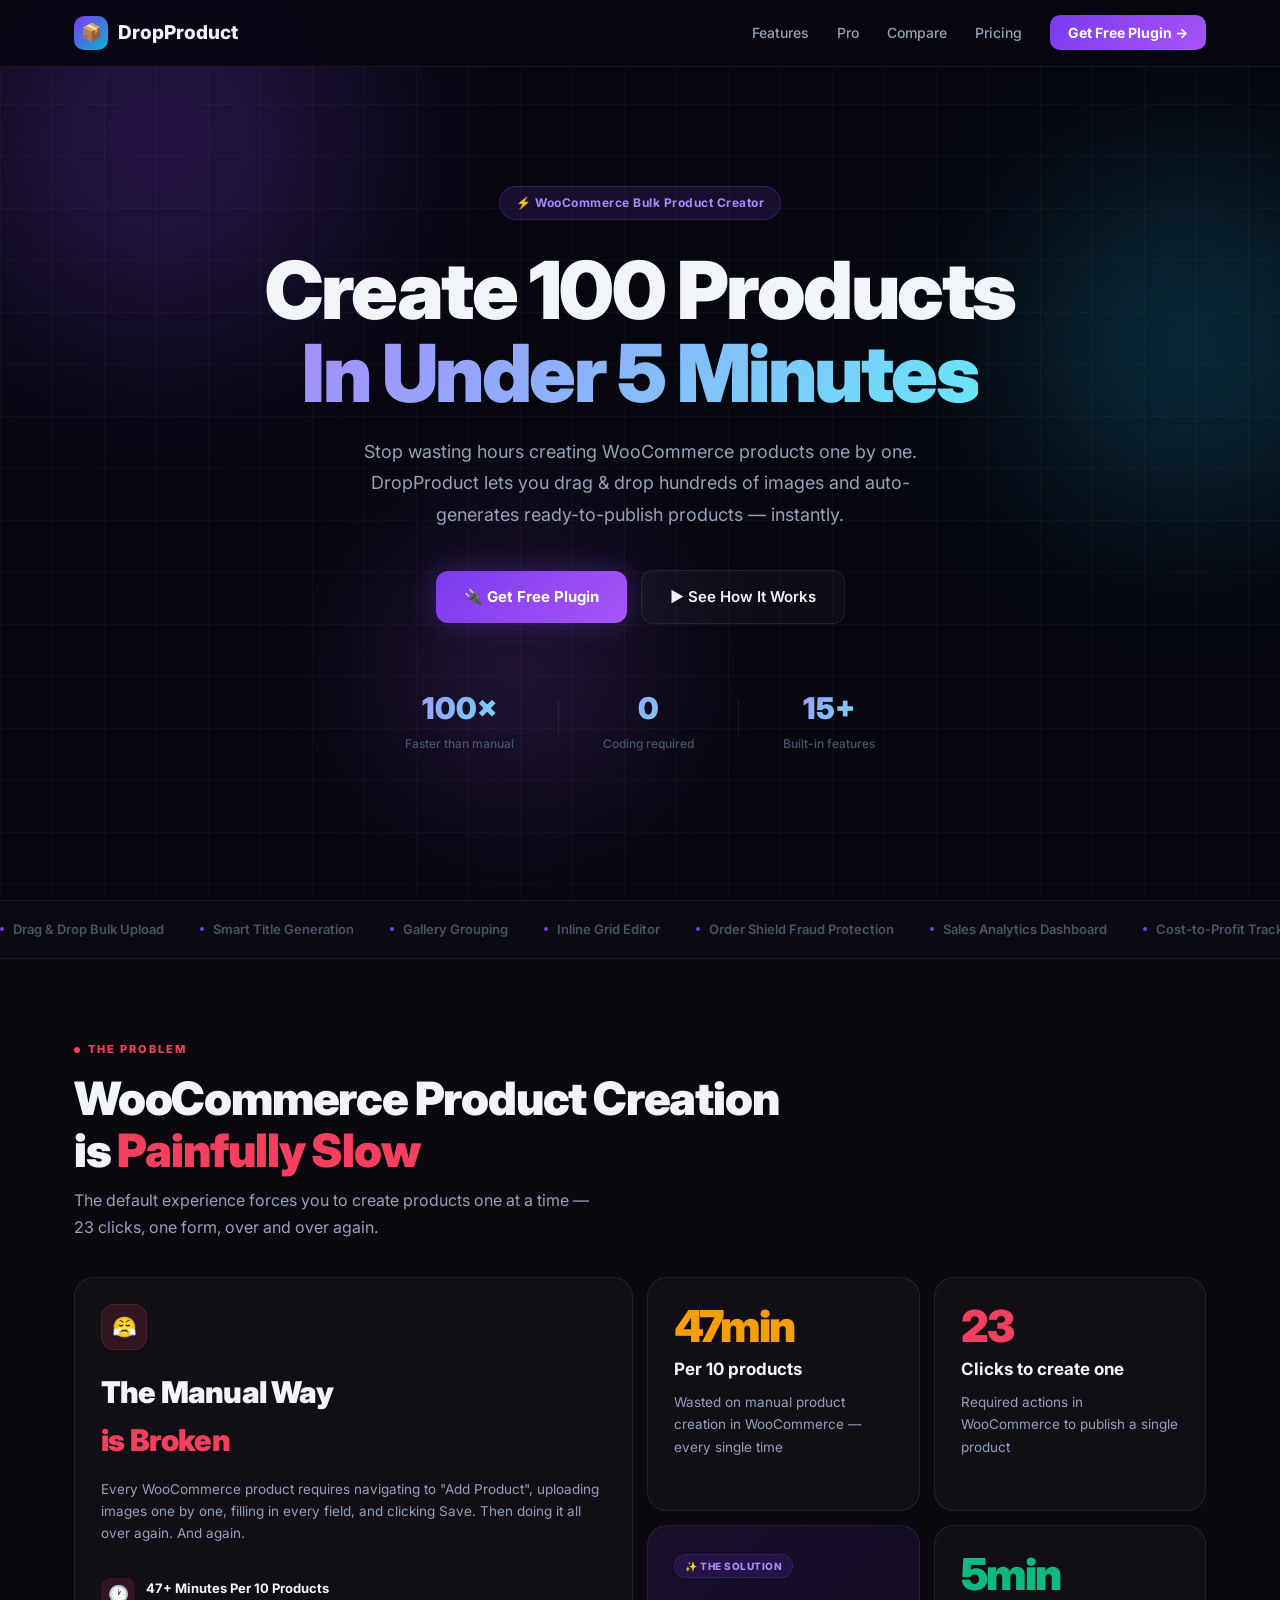
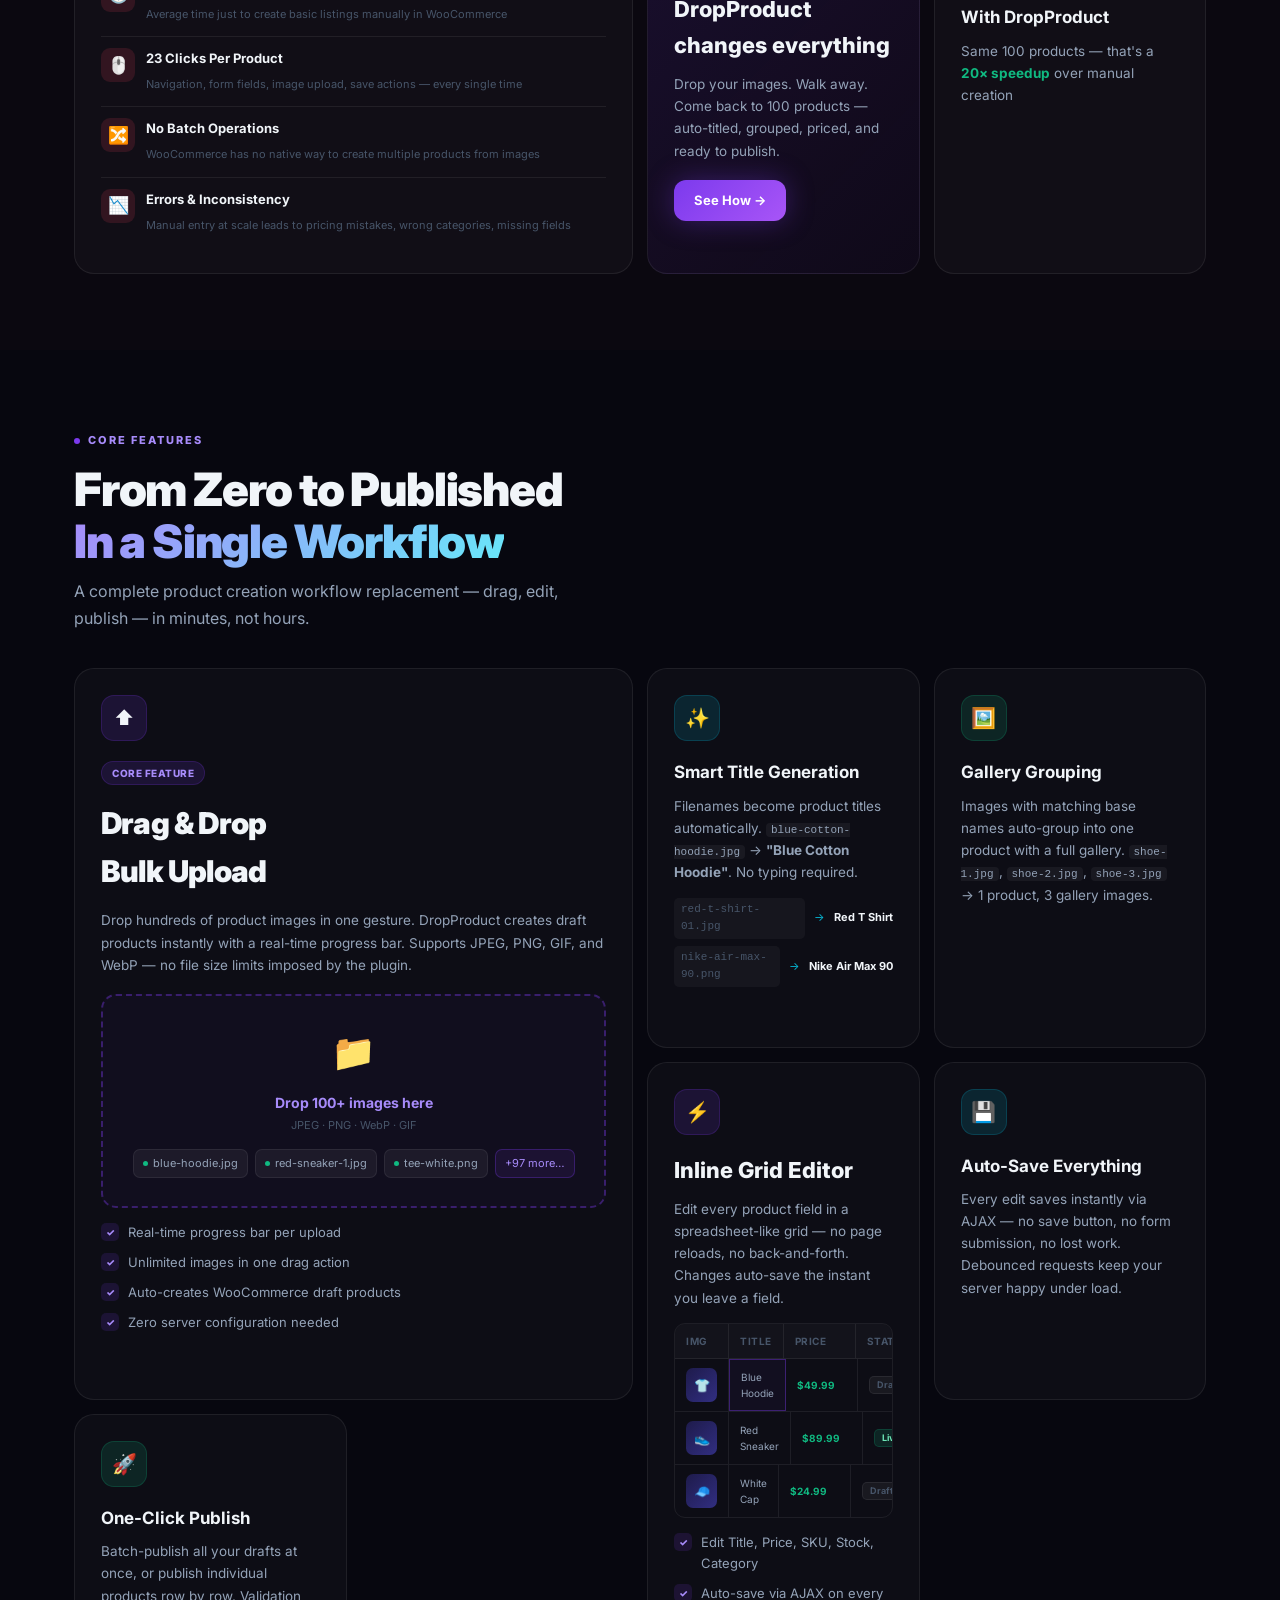
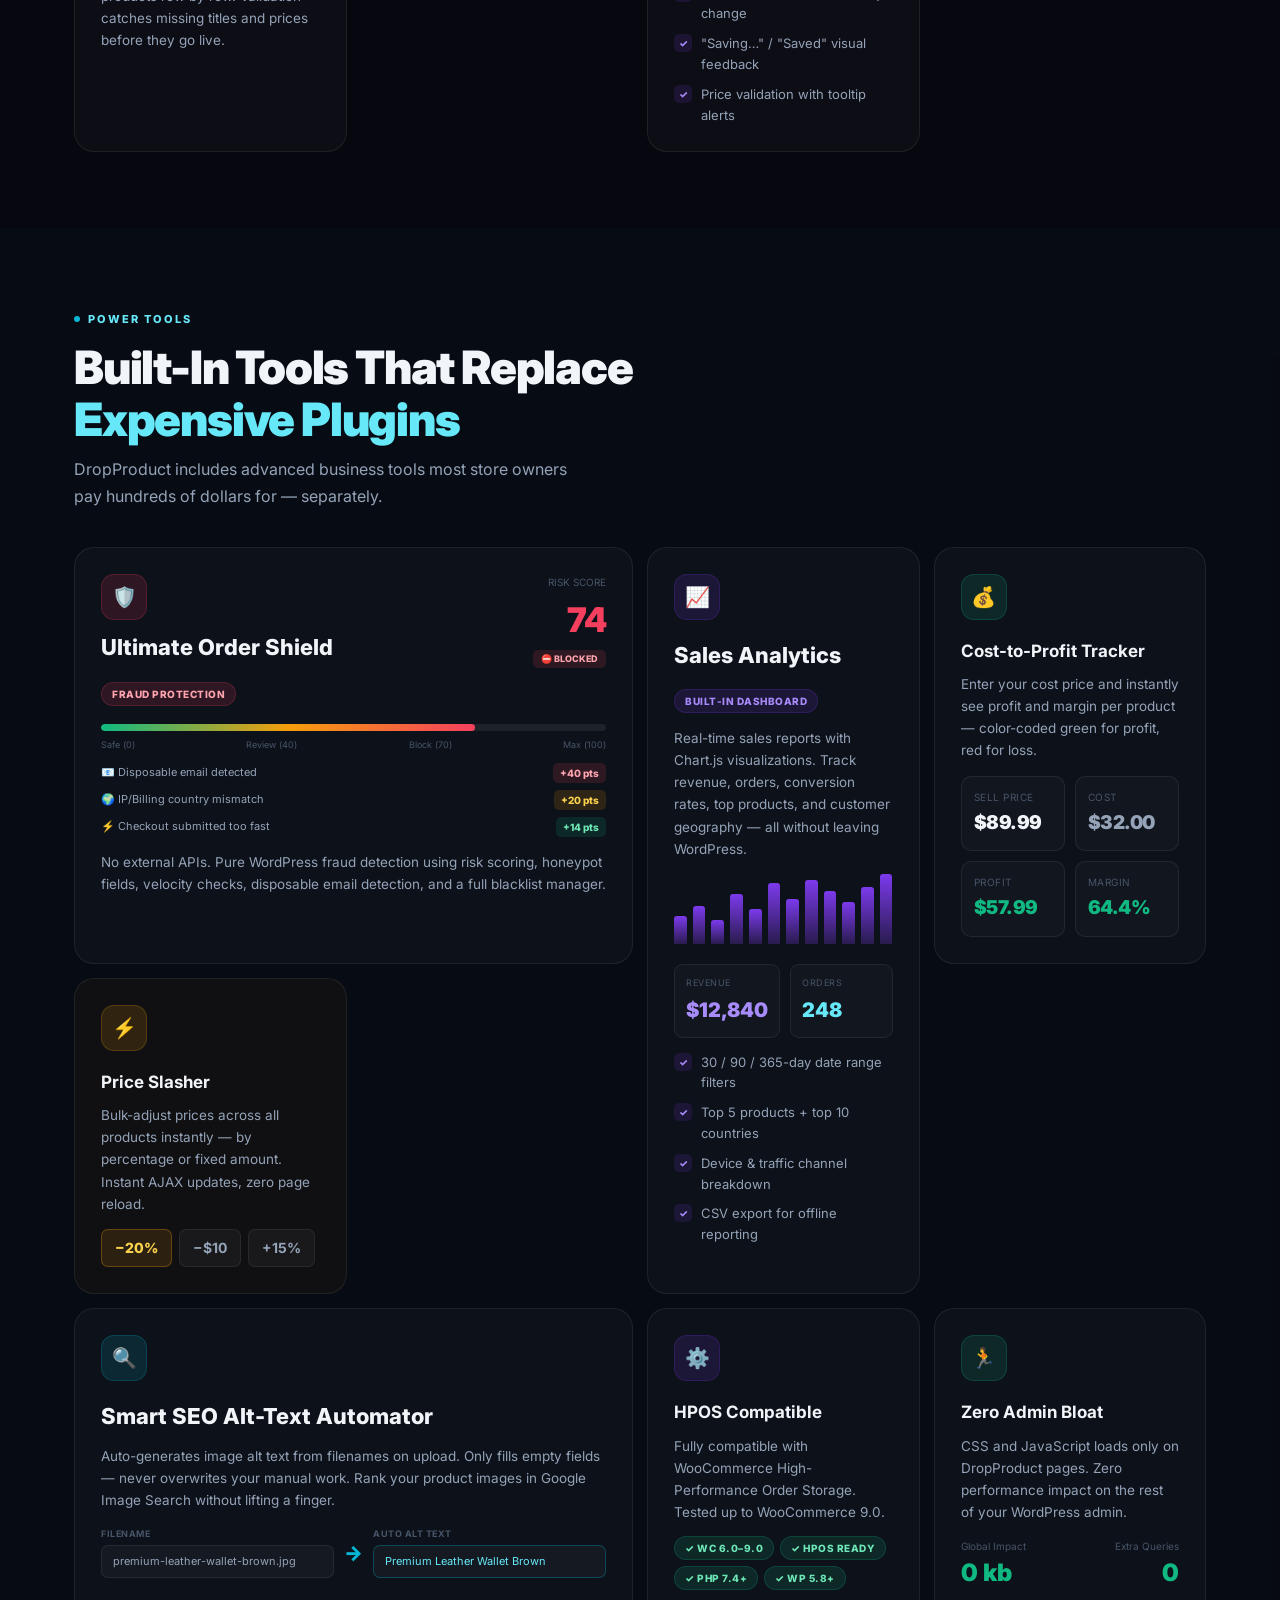
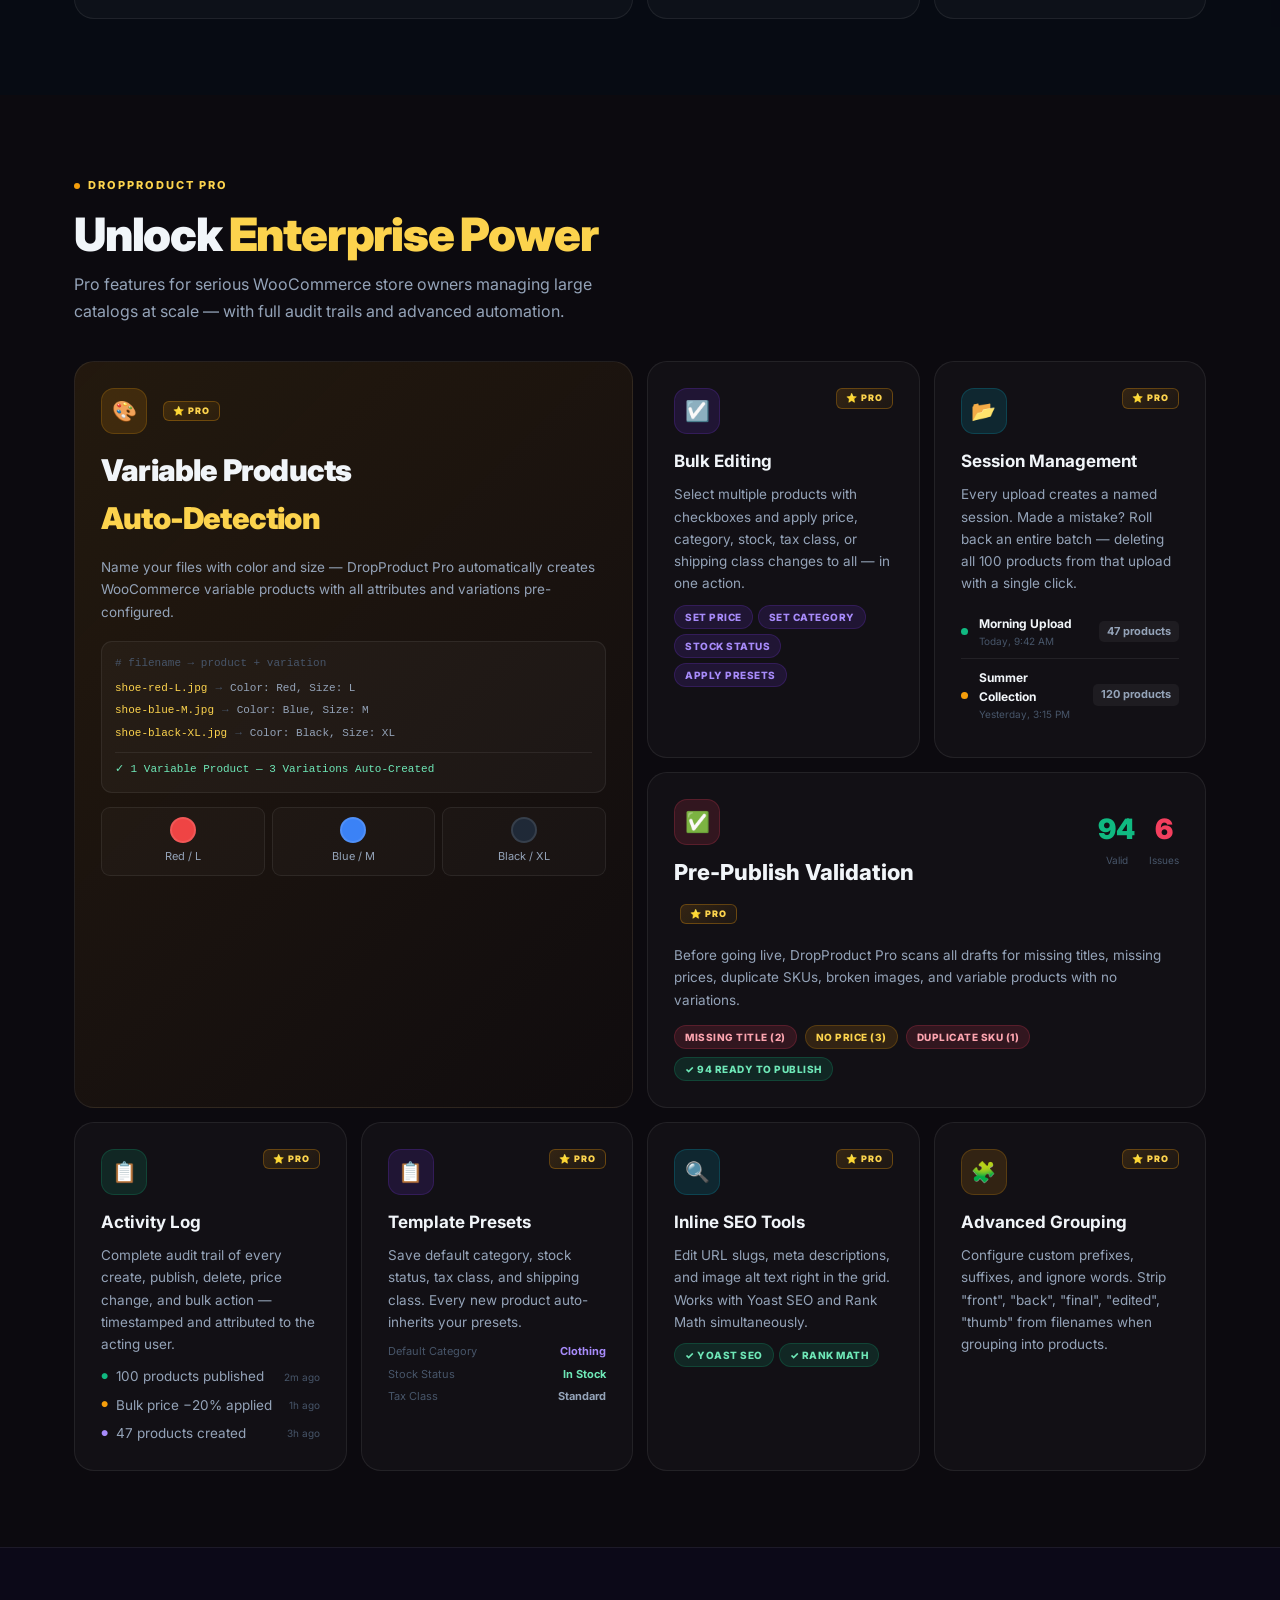
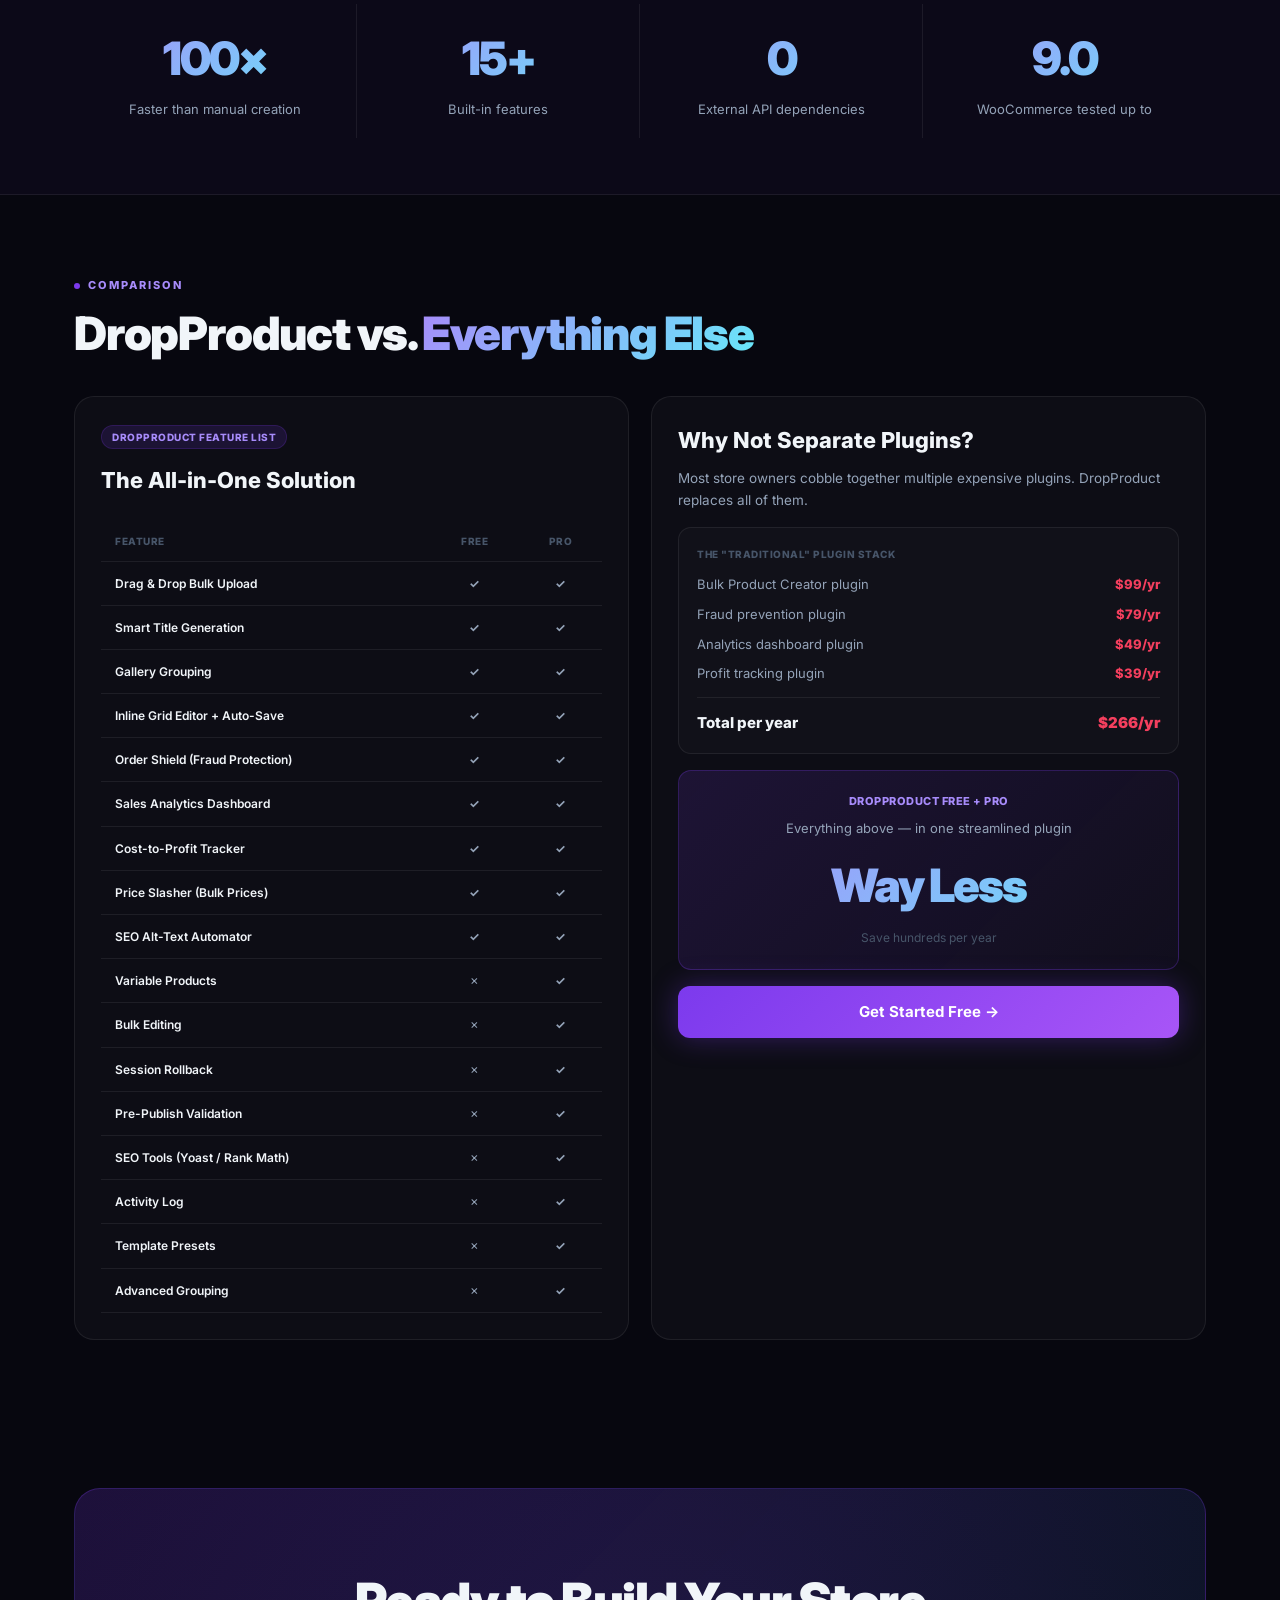
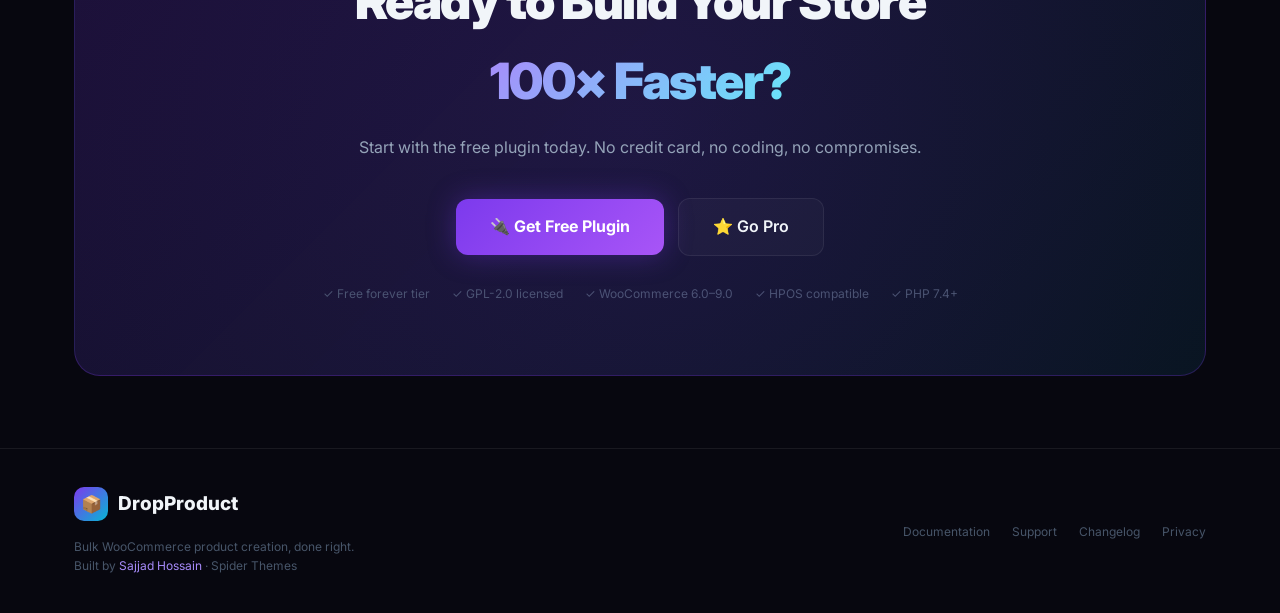
<file: landing/index - Copy.html>
<!DOCTYPE html>
<html lang="en">
<head>
  <meta charset="UTF-8">
  <meta name="viewport" content="width=device-width, initial-scale=1.0">
  <title>DropProduct — Create 100 WooCommerce Products in Minutes</title>
  <link rel="preconnect" href="https://fonts.googleapis.com">
  <link rel="preconnect" href="https://fonts.gstatic.com" crossorigin>
  <link href="https://fonts.googleapis.com/css2?family=Inter:wght@300;400;500;600;700;800;900&display=swap" rel="stylesheet">
  <style>
    /* ===== DESIGN SYSTEM ===== */
    :root {
      --bg: #07070f;
      --bg-card: rgba(255,255,255,0.028);
      --bg-card-hover: rgba(255,255,255,0.055);
      --border: rgba(255,255,255,0.07);
      --border-hover: rgba(255,255,255,0.14);

      --violet: #7c3aed;
      --violet-light: #a78bfa;
      --violet-glow: rgba(124,58,237,0.14);
      --cyan: #06b6d4;
      --cyan-light: #67e8f9;
      --cyan-glow: rgba(6,182,212,0.14);
      --emerald: #10b981;
      --emerald-light: #6ee7b7;
      --emerald-glow: rgba(16,185,129,0.14);
      --amber: #f59e0b;
      --amber-light: #fcd34d;
      --amber-glow: rgba(245,158,11,0.14);
      --rose: #f43f5e;
      --rose-light: #fda4af;
      --rose-glow: rgba(244,63,94,0.14);

      --text-1: #f1f5f9;
      --text-2: #94a3b8;
      --text-3: #475569;

      --gap: 14px;
      --r: 20px;
      --r-sm: 12px;
    }

    *, *::before, *::after { box-sizing: border-box; margin: 0; padding: 0; }
    html { scroll-behavior: smooth; }

    body {
      font-family: 'Inter', -apple-system, BlinkMacSystemFont, sans-serif;
      background: var(--bg);
      color: var(--text-1);
      line-height: 1.6;
      overflow-x: hidden;
    }

    ::-webkit-scrollbar { width: 5px; }
    ::-webkit-scrollbar-track { background: var(--bg); }
    ::-webkit-scrollbar-thumb { background: var(--violet); border-radius: 3px; }

    .container { max-width: 1180px; margin: 0 auto; padding: 0 24px; }

    /* ===== NAVBAR ===== */
    .nav {
      position: fixed; top: 0; left: 0; right: 0; z-index: 100;
      padding: 16px 0;
      background: rgba(7,7,15,0.82);
      backdrop-filter: blur(24px);
      border-bottom: 1px solid var(--border);
      transition: padding .3s, box-shadow .3s;
    }
    .nav-inner {
      display: flex; align-items: center; justify-content: space-between;
      max-width: 1180px; margin: 0 auto; padding: 0 24px;
    }
    .nav-logo {
      display: flex; align-items: center; gap: 10px;
      font-weight: 800; font-size: 19px;
      text-decoration: none; color: var(--text-1);
    }
    .nav-logo-icon {
      width: 34px; height: 34px;
      background: linear-gradient(135deg, var(--violet), var(--cyan));
      border-radius: 10px;
      display: flex; align-items: center; justify-content: center;
      font-size: 17px;
    }
    .nav-links { display: flex; align-items: center; gap: 28px; list-style: none; }
    .nav-links a { color: var(--text-2); text-decoration: none; font-size: 14px; font-weight: 500; transition: color .2s; }
    .nav-links a:hover { color: var(--text-1); }
    .nav-cta {
      background: linear-gradient(135deg, var(--violet), #a855f7) !important;
      color: #fff !important; padding: 9px 18px; border-radius: 10px;
      font-weight: 700 !important;
    }

    /* ===== HERO ===== */
    .hero {
      min-height: 100vh; display: flex; align-items: center; justify-content: center;
      position: relative; overflow: hidden;
      padding: 120px 24px 80px;
    }
    .hero-bg { position: absolute; inset: 0; pointer-events: none; }
    .orb {
      position: absolute; border-radius: 50%;
      filter: blur(90px); opacity: .38;
      animation: floatOrb 9s ease-in-out infinite;
    }
    .orb-1 { width: 560px; height: 560px; background: radial-gradient(circle, var(--violet) 0%, transparent 70%); top: -140px; left: -120px; animation-delay: 0s; }
    .orb-2 { width: 420px; height: 420px; background: radial-gradient(circle, var(--cyan) 0%, transparent 70%); top: 15%; right: -120px; animation-delay: 2.5s; }
    .orb-3 { width: 320px; height: 320px; background: radial-gradient(circle, #a855f7 0%, transparent 70%); bottom: 8%; left: 28%; animation-delay: 5s; }
    @keyframes floatOrb {
      0%,100% { transform: translate(0,0) scale(1); }
      33% { transform: translate(28px,-28px) scale(1.06); }
      66% { transform: translate(-18px,18px) scale(.94); }
    }
    .hero-grid {
      position: absolute; inset: 0;
      background-image: linear-gradient(rgba(255,255,255,.025) 1px, transparent 1px), linear-gradient(90deg, rgba(255,255,255,.025) 1px, transparent 1px);
      background-size: 52px 52px;
    }
    .hero-content { position: relative; text-align: center; max-width: 820px; margin: 0 auto; }

    .hero-badge {
      display: inline-flex; align-items: center; gap: 8px;
      background: rgba(124,58,237,.14); border: 1px solid rgba(124,58,237,.3);
      color: var(--violet-light); padding: 6px 16px; border-radius: 100px;
      font-size: 12px; font-weight: 700; letter-spacing: .5px; margin-bottom: 28px;
    }
    .hero-title {
      font-size: clamp(42px,7.5vw,80px); font-weight: 900;
      line-height: 1.04; letter-spacing: -2.5px; margin-bottom: 22px;
    }
    .gradient-text {
      background: linear-gradient(135deg, var(--violet-light), var(--cyan-light));
      -webkit-background-clip: text; -webkit-text-fill-color: transparent; background-clip: text;
    }
    .hero-sub {
      font-size: 18px; color: var(--text-2); max-width: 560px;
      margin: 0 auto 40px; line-height: 1.75;
    }
    .hero-actions { display: flex; align-items: center; justify-content: center; gap: 14px; flex-wrap: wrap; margin-bottom: 60px; }

    .btn-primary {
      display: inline-flex; align-items: center; gap: 8px;
      background: linear-gradient(135deg, var(--violet), #a855f7);
      color: #fff; padding: 14px 28px; border-radius: 12px;
      font-size: 15px; font-weight: 700; text-decoration: none;
      transition: transform .3s, box-shadow .3s;
      box-shadow: 0 0 28px rgba(124,58,237,.35);
    }
    .btn-primary:hover { transform: translateY(-2px); box-shadow: 0 8px 40px rgba(124,58,237,.45); }

    .btn-secondary {
      display: inline-flex; align-items: center; gap: 8px;
      background: var(--bg-card); border: 1px solid var(--border);
      color: var(--text-1); padding: 14px 28px; border-radius: 12px;
      font-size: 15px; font-weight: 600; text-decoration: none;
      transition: all .3s;
    }
    .btn-secondary:hover { background: var(--bg-card-hover); border-color: var(--border-hover); transform: translateY(-2px); }

    .hero-stats { display: flex; align-items: center; justify-content: center; gap: 44px; flex-wrap: wrap; }
    .hero-stat { text-align: center; }
    .hero-stat-num { font-size: 30px; font-weight: 900; background: linear-gradient(135deg, var(--violet-light), var(--cyan-light)); -webkit-background-clip: text; -webkit-text-fill-color: transparent; background-clip: text; }
    .hero-stat-label { font-size: 12px; color: var(--text-3); font-weight: 500; margin-top: 2px; }
    .stat-sep { width: 1px; height: 38px; background: var(--border); }

    /* ===== MARQUEE ===== */
    .marquee-wrap {
      overflow: hidden; padding: 18px 0;
      border-top: 1px solid var(--border); border-bottom: 1px solid var(--border);
      background: rgba(255,255,255,.01);
    }
    .marquee-track { display: flex; gap: 36px; animation: marquee 28s linear infinite; width: max-content; }
    .mi { display: flex; align-items: center; gap: 9px; font-size: 13px; font-weight: 600; color: var(--text-3); white-space: nowrap; }
    .mi-dot { width: 4px; height: 4px; border-radius: 50%; background: var(--violet); }
    @keyframes marquee { from { transform: translateX(0); } to { transform: translateX(-50%); } }

    /* ===== SECTION ===== */
    .section { padding: 76px 0; }
    .section-label {
      display: inline-flex; align-items: center; gap: 8px;
      font-size: 11px; font-weight: 800; text-transform: uppercase; letter-spacing: 2px; margin-bottom: 14px;
    }
    .label-dot { width: 6px; height: 6px; border-radius: 50%; }
    .section-heading { font-size: clamp(28px,4vw,46px); font-weight: 900; letter-spacing: -1.2px; line-height: 1.13; margin-bottom: 10px; }
    .section-sub { font-size: 16px; color: var(--text-2); max-width: 520px; line-height: 1.7; }
    .section-hdr { margin-bottom: 36px; }

    /* ===== BENTO ===== */
    .bento { display: grid; gap: var(--gap); }
    .b4 { grid-template-columns: repeat(4, 1fr); }
    .b3 { grid-template-columns: repeat(3, 1fr); }
    .b2 { grid-template-columns: repeat(2, 1fr); }
    .cs2 { grid-column: span 2; }
    .cs3 { grid-column: span 3; }
    .cs4 { grid-column: span 4; }
    .rs2 { grid-row: span 2; }

    /* ===== CARD ===== */
    .card {
      background: var(--bg-card);
      border: 1px solid var(--border);
      border-radius: var(--r);
      padding: 26px;
      transition: transform .35s cubic-bezier(.4,0,.2,1), border-color .35s, box-shadow .35s;
      position: relative; overflow: hidden;
    }
    .card::before {
      content: ''; position: absolute; inset: 0; border-radius: var(--r);
      opacity: 0; transition: opacity .35s; pointer-events: none;
    }
    .card:hover { border-color: var(--border-hover); transform: translateY(-4px); box-shadow: 0 24px 64px rgba(0,0,0,.45); }
    .card:hover::before { opacity: 1; }

    .cv::before { background: radial-gradient(circle at top left, var(--violet-glow), transparent 65%); }
    .cc::before { background: radial-gradient(circle at top left, var(--cyan-glow), transparent 65%); }
    .ce::before { background: radial-gradient(circle at top left, var(--emerald-glow), transparent 65%); }
    .ca::before { background: radial-gradient(circle at top left, var(--amber-glow), transparent 65%); }
    .cr::before { background: radial-gradient(circle at top left, var(--rose-glow), transparent 65%); }
    .cv:hover { border-color: rgba(124,58,237,.28); }
    .cc:hover { border-color: rgba(6,182,212,.28); }
    .ce:hover { border-color: rgba(16,185,129,.28); }
    .ca:hover { border-color: rgba(245,158,11,.28); }
    .cr:hover { border-color: rgba(244,63,94,.28); }

    /* Icon box */
    .icon-box {
      width: 46px; height: 46px; border-radius: 13px;
      display: flex; align-items: center; justify-content: center;
      font-size: 20px; margin-bottom: 18px;
    }
    .ibv { background: var(--violet-glow); border: 1px solid rgba(124,58,237,.2); }
    .ibc { background: var(--cyan-glow); border: 1px solid rgba(6,182,212,.2); }
    .ibe { background: var(--emerald-glow); border: 1px solid rgba(16,185,129,.2); }
    .iba { background: var(--amber-glow); border: 1px solid rgba(245,158,11,.2); }
    .ibr { background: var(--rose-glow); border: 1px solid rgba(244,63,94,.2); }

    .ct { font-size: 17px; font-weight: 700; margin-bottom: 8px; }
    .ct-lg { font-size: 22px; font-weight: 800; margin-bottom: 10px; }
    .ct-xl { font-size: 30px; font-weight: 900; letter-spacing: -.8px; margin-bottom: 14px; }
    .cb { font-size: 13.5px; color: var(--text-2); line-height: 1.65; }

    .tag {
      display: inline-flex; align-items: center; gap: 4px;
      padding: 3px 10px; border-radius: 100px;
      font-size: 10px; font-weight: 800; text-transform: uppercase; letter-spacing: .5px;
    }
    .tv { background: var(--violet-glow); color: var(--violet-light); border: 1px solid rgba(124,58,237,.2); }
    .tc { background: var(--cyan-glow); color: var(--cyan-light); border: 1px solid rgba(6,182,212,.2); }
    .te { background: var(--emerald-glow); color: var(--emerald-light); border: 1px solid rgba(16,185,129,.2); }
    .ta { background: var(--amber-glow); color: var(--amber-light); border: 1px solid rgba(245,158,11,.2); }
    .tr { background: var(--rose-glow); color: var(--rose-light); border: 1px solid rgba(244,63,94,.2); }

    .pro-badge {
      display: inline-flex; align-items: center; gap: 3px;
      background: linear-gradient(135deg, rgba(245,158,11,.15), rgba(245,158,11,.05));
      border: 1px solid rgba(245,158,11,.3); color: var(--amber-light);
      padding: 2px 9px; border-radius: 6px;
      font-size: 9px; font-weight: 900; text-transform: uppercase; letter-spacing: 1px;
      margin-left: 6px; vertical-align: middle;
    }

    .flist { list-style: none; margin-top: 14px; display: flex; flex-direction: column; gap: 9px; }
    .flist li { display: flex; align-items: flex-start; gap: 9px; font-size: 13px; color: var(--text-2); }
    .flist li::before {
      content: '✓'; width: 18px; height: 18px; border-radius: 5px;
      display: flex; align-items: center; justify-content: center;
      font-size: 10px; font-weight: 800; flex-shrink: 0; margin-top: 1px;
    }
    .flv li::before { background: var(--violet-glow); color: var(--violet-light); }
    .flc li::before { background: var(--cyan-glow); color: var(--cyan-light); }
    .fle li::before { background: var(--emerald-glow); color: var(--emerald-light); }

    /* Drop zone */
    .dzone {
      border: 2px dashed rgba(124,58,237,.38); border-radius: 15px;
      padding: 28px; text-align: center; margin-top: 18px;
      background: rgba(124,58,237,.04);
      transition: border-color .3s, background .3s;
    }
    .dzone:hover { border-color: rgba(124,58,237,.65); background: rgba(124,58,237,.08); }
    .dzone-icon { font-size: 36px; margin-bottom: 10px; display: block; }
    .dzone-text { font-size: 14px; font-weight: 700; color: var(--violet-light); }
    .dzone-sub { font-size: 11px; color: var(--text-3); margin-top: 3px; }

    .chips { display: flex; flex-wrap: wrap; gap: 7px; margin-top: 14px; justify-content: center; }
    .chip {
      display: flex; align-items: center; gap: 5px;
      background: rgba(255,255,255,.05); border: 1px solid var(--border);
      border-radius: 7px; padding: 5px 9px; font-size: 11px; color: var(--text-2);
    }
    .chip-dot { width: 5px; height: 5px; border-radius: 50%; background: var(--emerald); }

    /* Grid mockup */
    .gmock { margin-top: 14px; border: 1px solid var(--border); border-radius: 11px; overflow: hidden; }
    .ghead, .grow {
      display: grid; grid-template-columns: 54px 1fr 72px 72px;
    }
    .gth, .gtd {
      padding: 9px 11px; font-size: 10px; border-right: 1px solid var(--border);
    }
    .ghead { background: rgba(255,255,255,.025); border-bottom: 1px solid var(--border); }
    .gth { font-weight: 700; color: var(--text-3); text-transform: uppercase; letter-spacing: .5px; }
    .grow { border-bottom: 1px solid var(--border); }
    .grow:last-child { border-bottom: none; }
    .gtd { color: var(--text-2); display: flex; align-items: center; }
    .gth:last-child, .gtd:last-child { border-right: none; }
    .thumb {
      width: 34px; height: 34px; border-radius: 7px;
      background: linear-gradient(135deg,#1e1b4b,#312e81);
      display: flex; align-items: center; justify-content: center; font-size: 13px;
    }
    .pg { color: var(--emerald); font-weight: 700; }
    .pbadge {
      display: inline-block; background: var(--emerald-glow); color: var(--emerald-light);
      border: 1px solid rgba(16,185,129,.2); border-radius: 5px; padding: 1px 7px; font-size: 9px; font-weight: 700;
    }
    .pbadge-d {
      background: rgba(255,255,255,.05); color: var(--text-3);
      border: 1px solid var(--border); border-radius: 5px; padding: 1px 7px; font-size: 9px; font-weight: 700;
    }

    /* Risk meter */
    .rbar-bg { height: 7px; background: rgba(255,255,255,.07); border-radius: 4px; overflow: hidden; margin-bottom: 7px; }
    .rbar-fill { height: 100%; border-radius: 4px; background: linear-gradient(90deg, var(--emerald), var(--amber), var(--rose)); width: 0; transition: width 1.2s ease; }
    .rlabels { display: flex; justify-content: space-between; font-size: 9px; color: var(--text-3); }

    .ritems { margin-top: 11px; display: flex; flex-direction: column; gap: 7px; }
    .ritem { display: flex; align-items: center; justify-content: space-between; font-size: 11px; }
    .ritem-label { color: var(--text-2); }
    .rscore { font-weight: 800; font-size: 10px; padding: 2px 7px; border-radius: 5px; }
    .rlow { background: var(--emerald-glow); color: var(--emerald-light); }
    .rmed { background: var(--amber-glow); color: var(--amber-light); }
    .rhigh { background: var(--rose-glow); color: var(--rose-light); }

    /* Chart bars */
    .cbars { display: flex; align-items: flex-end; gap: 6px; height: 72px; margin-top: 14px; padding-bottom: 2px; }
    .cbar { flex: 1; border-radius: 3px 3px 0 0; background: linear-gradient(180deg, var(--violet), rgba(124,58,237,.25)); transition: background .3s; }
    .cbar:hover { background: linear-gradient(180deg, var(--cyan), rgba(6,182,212,.25)); }

    /* Profit cells */
    .pcells { display: grid; grid-template-columns: 1fr 1fr; gap: 10px; margin-top: 14px; }
    .pcell { background: rgba(255,255,255,.025); border: 1px solid var(--border); border-radius: 10px; padding: 12px; }
    .pcell-l { font-size: 10px; color: var(--text-3); text-transform: uppercase; letter-spacing: .5px; margin-bottom: 3px; }
    .pcell-v { font-size: 19px; font-weight: 900; letter-spacing: -.5px; }
    .pos { color: var(--emerald); } .neg { color: var(--rose); }

    /* Var grid */
    .vgrid { display: grid; grid-template-columns: repeat(3,1fr); gap: 7px; margin-top: 14px; }
    .vcell { background: rgba(255,255,255,.025); border: 1px solid var(--border); border-radius: 9px; padding: 9px; text-align: center; font-size: 11px; }
    .vswatch { width: 26px; height: 26px; border-radius: 50%; margin: 0 auto 5px; border: 2px solid rgba(255,255,255,.1); }
    .vcell-n { color: var(--text-2); }

    /* Session rows */
    .srow { display: flex; align-items: center; gap: 11px; padding: 9px 0; border-bottom: 1px solid var(--border); }
    .srow:last-child { border-bottom: none; }
    .sdot { width: 7px; height: 7px; border-radius: 50%; flex-shrink: 0; }
    .sinfo { flex: 1; }
    .stitle { font-size: 12px; font-weight: 700; }
    .smeta { font-size: 10px; color: var(--text-3); }
    .scnt { font-size: 11px; font-weight: 700; color: var(--text-2); background: rgba(255,255,255,.05); padding: 2px 8px; border-radius: 5px; }

    /* Pain points */
    .prow { display: flex; align-items: flex-start; gap: 11px; padding: 11px 0; border-bottom: 1px solid var(--border); }
    .prow:last-child { border-bottom: none; }
    .pico { font-size: 17px; flex-shrink: 0; width: 34px; height: 34px; display: flex; align-items: center; justify-content: center; background: var(--rose-glow); border-radius: 9px; }
    .ptxt strong { display: block; font-size: 13px; font-weight: 700; margin-bottom: 1px; }
    .ptxt span { font-size: 11px; color: var(--text-3); }

    /* SEO field */
    .sfield { margin-bottom: 10px; }
    .sflabel { font-size: 9px; color: var(--text-3); text-transform: uppercase; letter-spacing: .5px; font-weight: 700; margin-bottom: 3px; }
    .sfinput { background: rgba(255,255,255,.035); border: 1px solid var(--border); border-radius: 7px; padding: 7px 11px; font-size: 11px; color: var(--text-2); }

    /* Activity log rows */
    .arow { display: flex; gap: 8px; align-items: center; font-size: 11.5px; }
    .adot { font-size: 8px; }

    /* Compare table */
    .ctable { width: 100%; border-collapse: collapse; margin-top: 22px; }
    .ctable th, .ctable td { padding: 12px 14px; text-align: left; border-bottom: 1px solid var(--border); font-size: 12px; }
    .ctable th { font-weight: 800; color: var(--text-3); font-size: 10px; text-transform: uppercase; letter-spacing: .5px; }
    .ctable td { color: var(--text-2); }
    .ctable td:first-child { font-weight: 600; color: var(--text-1); }
    .ck { color: var(--emerald); font-size: 14px; font-weight: 700; }
    .cx { color: var(--rose); font-size: 14px; }

    /* Stats strip */
    .stats-strip { padding: 56px 0; background: rgba(124,58,237,.04); border-top: 1px solid var(--border); border-bottom: 1px solid var(--border); }
    .sgrid { display: grid; grid-template-columns: repeat(4,1fr); }
    .sblock { text-align: center; padding: 18px; border-right: 1px solid var(--border); }
    .sblock:last-child { border-right: none; }
    .snum { font-size: 46px; font-weight: 900; letter-spacing: -2px; background: linear-gradient(135deg, var(--violet-light), var(--cyan-light)); -webkit-background-clip: text; -webkit-text-fill-color: transparent; background-clip: text; }
    .slbl { font-size: 13px; color: var(--text-2); margin-top: 3px; }

    /* CTA */
    .cta-section { padding: 72px 0; }
    .cta-card {
      position: relative; overflow: hidden;
      background: linear-gradient(135deg, rgba(124,58,237,.18), rgba(6,182,212,.08));
      border: 1px solid rgba(124,58,237,.28); border-radius: 26px; padding: 72px 52px; text-align: center;
    }
    .cta-card::before {
      content: ''; position: absolute; top: -50%; left: -50%; width: 200%; height: 200%;
      background: radial-gradient(circle at center, rgba(124,58,237,.12), transparent 60%); pointer-events: none;
    }
    .cta-title { font-size: clamp(28px,4vw,50px); font-weight: 900; letter-spacing: -1.5px; margin-bottom: 14px; position: relative; }
    .cta-sub { font-size: 16px; color: var(--text-2); margin-bottom: 38px; position: relative; }
    .cta-actions { display: flex; align-items: center; justify-content: center; gap: 14px; flex-wrap: wrap; position: relative; }
    .cta-perks { margin-top: 28px; display: flex; align-items: center; justify-content: center; gap: 22px; flex-wrap: wrap; }
    .cta-perk { font-size: 12px; color: var(--text-3); }

    /* Footer */
    .footer { border-top: 1px solid var(--border); padding: 38px 0; }
    .foot-inner { display: flex; align-items: center; justify-content: space-between; flex-wrap: wrap; gap: 18px; }
    .foot-copy { font-size: 12px; color: var(--text-3); }
    .foot-links { display: flex; gap: 22px; list-style: none; }
    .foot-links a { font-size: 12px; color: var(--text-3); text-decoration: none; transition: color .2s; }
    .foot-links a:hover { color: var(--text-2); }

    /* Animations */
    @keyframes fadeUp { from { opacity: 0; transform: translateY(28px); } to { opacity: 1; transform: translateY(0); } }
    .ain { animation: fadeUp .65s ease forwards; }
    .ain-1 { animation-delay: .1s; }
    .ain-2 { animation-delay: .2s; }
    .ain-3 { animation-delay: .32s; }

    .reveal { opacity: 0; transform: translateY(22px); transition: opacity .6s ease, transform .6s ease; }
    .reveal.vis { opacity: 1; transform: translateY(0); }

    code { background: rgba(255,255,255,.05); padding: 1px 5px; border-radius: 4px; font-size: 11px; font-family: monospace; }

    /* Inline stat inside card */
    .bignum { font-size: 44px; font-weight: 900; letter-spacing: -2px; line-height: 1; }

    /* ===== RESPONSIVE ===== */
    @media (max-width: 1024px) {
      .b4 { grid-template-columns: repeat(2,1fr); }
      .cs3 { grid-column: span 2; }
      .cs4 { grid-column: span 2; }
    }
    @media (max-width: 768px) {
      .b4,.b3,.b2 { grid-template-columns: 1fr; }
      .cs2,.cs3,.cs4 { grid-column: span 1; }
      .rs2 { grid-row: span 1; }
      .nav-links { display: none; }
      .stat-sep { display: none; }
      .sgrid { grid-template-columns: repeat(2,1fr); }
      .sblock:nth-child(2) { border-right: none; }
      .cta-card { padding: 38px 22px; }
      .pcells { grid-template-columns: 1fr; }
      .vgrid { grid-template-columns: repeat(2,1fr); }
    }
  </style>
</head>
<body>

<!-- ===================== NAVBAR ===================== -->
<nav class="nav" id="nav">
  <div class="nav-inner">
    <a href="#" class="nav-logo">
      <div class="nav-logo-icon">📦</div>
      DropProduct
    </a>
    <ul class="nav-links">
      <li><a href="#features">Features</a></li>
      <li><a href="#pro">Pro</a></li>
      <li><a href="#compare">Compare</a></li>
      <li><a href="#pricing">Pricing</a></li>
      <li><a href="#pricing" class="nav-cta">Get Free Plugin →</a></li>
    </ul>
  </div>
</nav>

<!-- ===================== HERO ===================== -->
<section class="hero">
  <div class="hero-bg">
    <div class="orb orb-1"></div>
    <div class="orb orb-2"></div>
    <div class="orb orb-3"></div>
    <div class="hero-grid"></div>
  </div>
  <div class="hero-content">
    <div class="hero-badge ain">⚡ WooCommerce Bulk Product Creator</div>
    <h1 class="hero-title ain ain-1">
      Create 100 Products<br>
      <span class="gradient-text">In Under 5 Minutes</span>
    </h1>
    <p class="hero-sub ain ain-2">
      Stop wasting hours creating WooCommerce products one by one.
      DropProduct lets you drag &amp; drop hundreds of images and auto-generates
      ready-to-publish products — instantly.
    </p>
    <div class="hero-actions ain ain-3">
      <a href="#pricing" class="btn-primary">🔌 Get Free Plugin</a>
      <a href="#features" class="btn-secondary">▶ See How It Works</a>
    </div>
    <div class="hero-stats ain ain-3">
      <div class="hero-stat">
        <div class="hero-stat-num">100×</div>
        <div class="hero-stat-label">Faster than manual</div>
      </div>
      <div class="stat-sep"></div>
      <div class="hero-stat">
        <div class="hero-stat-num">0</div>
        <div class="hero-stat-label">Coding required</div>
      </div>
      <div class="stat-sep"></div>
      <div class="hero-stat">
        <div class="hero-stat-num">15+</div>
        <div class="hero-stat-label">Built-in features</div>
      </div>
    </div>
  </div>
</section>

<!-- ===================== MARQUEE ===================== -->
<div class="marquee-wrap">
  <div class="marquee-track">
    <span class="mi"><span class="mi-dot"></span>Drag &amp; Drop Bulk Upload</span>
    <span class="mi"><span class="mi-dot"></span>Smart Title Generation</span>
    <span class="mi"><span class="mi-dot"></span>Gallery Grouping</span>
    <span class="mi"><span class="mi-dot"></span>Inline Grid Editor</span>
    <span class="mi"><span class="mi-dot"></span>Order Shield Fraud Protection</span>
    <span class="mi"><span class="mi-dot"></span>Sales Analytics Dashboard</span>
    <span class="mi"><span class="mi-dot"></span>Cost-to-Profit Tracker</span>
    <span class="mi"><span class="mi-dot"></span>Price Slasher</span>
    <span class="mi"><span class="mi-dot"></span>Variable Products Auto-Detection</span>
    <span class="mi"><span class="mi-dot"></span>Bulk Editing</span>
    <span class="mi"><span class="mi-dot"></span>Session Rollback</span>
    <span class="mi"><span class="mi-dot"></span>Pre-Publish Validation</span>
    <span class="mi"><span class="mi-dot"></span>SEO Alt-Text Automator</span>
    <span class="mi"><span class="mi-dot"></span>Activity Log</span>
    <!-- duplicated for seamless loop -->
    <span class="mi"><span class="mi-dot"></span>Drag &amp; Drop Bulk Upload</span>
    <span class="mi"><span class="mi-dot"></span>Smart Title Generation</span>
    <span class="mi"><span class="mi-dot"></span>Gallery Grouping</span>
    <span class="mi"><span class="mi-dot"></span>Inline Grid Editor</span>
    <span class="mi"><span class="mi-dot"></span>Order Shield Fraud Protection</span>
    <span class="mi"><span class="mi-dot"></span>Sales Analytics Dashboard</span>
    <span class="mi"><span class="mi-dot"></span>Cost-to-Profit Tracker</span>
    <span class="mi"><span class="mi-dot"></span>Price Slasher</span>
    <span class="mi"><span class="mi-dot"></span>Variable Products Auto-Detection</span>
    <span class="mi"><span class="mi-dot"></span>Bulk Editing</span>
    <span class="mi"><span class="mi-dot"></span>Session Rollback</span>
    <span class="mi"><span class="mi-dot"></span>Pre-Publish Validation</span>
    <span class="mi"><span class="mi-dot"></span>SEO Alt-Text Automator</span>
    <span class="mi"><span class="mi-dot"></span>Activity Log</span>
  </div>
</div>

<!-- ===================== PROBLEM SECTION ===================== -->
<section class="section" id="problem" style="background: rgba(244,63,94,.015);">
  <div class="container">
    <div class="section-hdr">
      <div class="section-label" style="color:var(--rose)"><div class="label-dot" style="background:var(--rose)"></div>The Problem</div>
      <h2 class="section-heading">WooCommerce Product Creation<br>is <span style="color:var(--rose)">Painfully Slow</span></h2>
      <p class="section-sub">The default experience forces you to create products one at a time — 23 clicks, one form, over and over again.</p>
    </div>

    <div class="bento b4 reveal">
      <!-- Big problem card -->
      <div class="card cr cs2 rs2">
        <div class="icon-box ibr">😤</div>
        <div class="ct-xl">The Manual Way<br><span style="color:var(--rose)">is Broken</span></div>
        <p class="cb">Every WooCommerce product requires navigating to "Add Product", uploading images one by one, filling in every field, and clicking Save. Then doing it all over again. And again.</p>
        <div style="margin-top:22px">
          <div class="prow">
            <div class="pico">🕐</div>
            <div class="ptxt"><strong>47+ Minutes Per 10 Products</strong><span>Average time just to create basic listings manually in WooCommerce</span></div>
          </div>
          <div class="prow">
            <div class="pico">🖱️</div>
            <div class="ptxt"><strong>23 Clicks Per Product</strong><span>Navigation, form fields, image upload, save actions — every single time</span></div>
          </div>
          <div class="prow">
            <div class="pico">🔀</div>
            <div class="ptxt"><strong>No Batch Operations</strong><span>WooCommerce has no native way to create multiple products from images</span></div>
          </div>
          <div class="prow">
            <div class="pico">📉</div>
            <div class="ptxt"><strong>Errors &amp; Inconsistency</strong><span>Manual entry at scale leads to pricing mistakes, wrong categories, missing fields</span></div>
          </div>
        </div>
      </div>

      <!-- Stat 1 -->
      <div class="card ca">
        <div class="bignum" style="color:var(--amber)">47min</div>
        <div class="ct" style="margin-top:8px">Per 10 products</div>
        <p class="cb" style="margin-top:4px">Wasted on manual product creation in WooCommerce — every single time</p>
      </div>

      <!-- Stat 2 -->
      <div class="card cr">
        <div class="bignum" style="color:var(--rose)">23</div>
        <div class="ct" style="margin-top:8px">Clicks to create one</div>
        <p class="cb" style="margin-top:4px">Required actions in WooCommerce to publish a single product</p>
      </div>

      <!-- Solution teaser -->
      <div class="card cv" style="background:linear-gradient(135deg,rgba(124,58,237,.13),rgba(124,58,237,.04));">
        <span class="tag tv" style="margin-bottom:14px">✨ The Solution</span>
        <div class="ct-lg">DropProduct changes everything</div>
        <p class="cb" style="margin-top:8px">Drop your images. Walk away. Come back to 100 products — auto-titled, grouped, priced, and ready to publish.</p>
        <a href="#features" class="btn-primary" style="display:inline-flex;margin-top:18px;font-size:13px;padding:10px 20px;">See How →</a>
      </div>

      <!-- Speed stat -->
      <div class="card ce">
        <div class="bignum" style="color:var(--emerald)">5min</div>
        <div class="ct" style="margin-top:8px">With DropProduct</div>
        <p class="cb" style="margin-top:4px">Same 100 products — that's a <strong style="color:var(--emerald)">20× speedup</strong> over manual creation</p>
      </div>
    </div>
  </div>
</section>

<!-- ===================== CORE FEATURES ===================== -->
<section class="section" id="features">
  <div class="container">
    <div class="section-hdr">
      <div class="section-label" style="color:var(--violet-light)"><div class="label-dot" style="background:var(--violet)"></div>Core Features</div>
      <h2 class="section-heading">From Zero to Published<br><span class="gradient-text">In a Single Workflow</span></h2>
      <p class="section-sub">A complete product creation workflow replacement — drag, edit, publish — in minutes, not hours.</p>
    </div>

    <div class="bento b4 reveal">
      <!-- DRAG & DROP — 2×2 big -->
      <div class="card cv cs2 rs2">
        <div class="icon-box ibv">⬆️</div>
        <span class="tag tv" style="margin-bottom:14px">Core Feature</span>
        <div class="ct-xl">Drag &amp; Drop<br>Bulk Upload</div>
        <p class="cb">Drop hundreds of product images in one gesture. DropProduct creates draft products instantly with a real-time progress bar. Supports JPEG, PNG, GIF, and WebP — no file size limits imposed by the plugin.</p>
        <div class="dzone">
          <span class="dzone-icon">📁</span>
          <div class="dzone-text">Drop 100+ images here</div>
          <div class="dzone-sub">JPEG · PNG · WebP · GIF</div>
          <div class="chips">
            <span class="chip"><span class="chip-dot"></span>blue-hoodie.jpg</span>
            <span class="chip"><span class="chip-dot"></span>red-sneaker-1.jpg</span>
            <span class="chip"><span class="chip-dot"></span>tee-white.png</span>
            <span class="chip" style="background:rgba(124,58,237,.1);border-color:rgba(124,58,237,.3);color:var(--violet-light)">+97 more…</span>
          </div>
        </div>
        <ul class="flist flv">
          <li>Real-time progress bar per upload</li>
          <li>Unlimited images in one drag action</li>
          <li>Auto-creates WooCommerce draft products</li>
          <li>Zero server configuration needed</li>
        </ul>
      </div>

      <!-- Smart Title -->
      <div class="card cc">
        <div class="icon-box ibc">✨</div>
        <div class="ct">Smart Title Generation</div>
        <p class="cb">Filenames become product titles automatically. <code>blue-cotton-hoodie.jpg</code> → <strong>"Blue Cotton Hoodie"</strong>. No typing required.</p>
        <div style="margin-top:14px;display:flex;flex-direction:column;gap:7px">
          <div style="display:flex;align-items:center;gap:9px;font-size:11px">
            <span style="color:var(--text-3);font-family:monospace;background:rgba(255,255,255,.04);padding:3px 7px;border-radius:5px;flex:1">red-t-shirt-01.jpg</span>
            <span style="color:var(--cyan)">→</span>
            <span style="font-weight:700">Red T Shirt</span>
          </div>
          <div style="display:flex;align-items:center;gap:9px;font-size:11px">
            <span style="color:var(--text-3);font-family:monospace;background:rgba(255,255,255,.04);padding:3px 7px;border-radius:5px;flex:1">nike-air-max-90.png</span>
            <span style="color:var(--cyan)">→</span>
            <span style="font-weight:700">Nike Air Max 90</span>
          </div>
        </div>
      </div>

      <!-- Gallery Grouping -->
      <div class="card ce">
        <div class="icon-box ibe">🖼️</div>
        <div class="ct">Gallery Grouping</div>
        <p class="cb">Images with matching base names auto-group into one product with a full gallery. <code>shoe-1.jpg</code>, <code>shoe-2.jpg</code>, <code>shoe-3.jpg</code> → 1 product, 3 gallery images.</p>
      </div>

      <!-- Inline Grid Editor — tall -->
      <div class="card cv rs2">
        <div class="icon-box ibv">⚡</div>
        <div class="ct-lg">Inline Grid Editor</div>
        <p class="cb">Edit every product field in a spreadsheet-like grid — no page reloads, no back-and-forth. Changes auto-save the instant you leave a field.</p>
        <div class="gmock">
          <div class="ghead">
            <div class="gth">IMG</div><div class="gth">TITLE</div><div class="gth">PRICE</div><div class="gth">STATUS</div>
          </div>
          <div class="grow">
            <div class="gtd"><div class="thumb">👕</div></div>
            <div class="gtd" style="border:1px solid rgba(124,58,237,.4);background:rgba(124,58,237,.05)">Blue Hoodie</div>
            <div class="gtd pg">$49.99</div>
            <div class="gtd"><span class="pbadge-d">Draft</span></div>
          </div>
          <div class="grow">
            <div class="gtd"><div class="thumb">👟</div></div>
            <div class="gtd">Red Sneaker</div>
            <div class="gtd pg">$89.99</div>
            <div class="gtd"><span class="pbadge">Live</span></div>
          </div>
          <div class="grow">
            <div class="gtd"><div class="thumb">🧢</div></div>
            <div class="gtd">White Cap</div>
            <div class="gtd pg">$24.99</div>
            <div class="gtd"><span class="pbadge-d">Draft</span></div>
          </div>
        </div>
        <ul class="flist flv" style="margin-top:14px">
          <li>Edit Title, Price, SKU, Stock, Category</li>
          <li>Auto-save via AJAX on every change</li>
          <li>"Saving…" / "Saved" visual feedback</li>
          <li>Price validation with tooltip alerts</li>
        </ul>
      </div>

      <!-- Auto-Save -->
      <div class="card cc">
        <div class="icon-box ibc">💾</div>
        <div class="ct">Auto-Save Everything</div>
        <p class="cb">Every edit saves instantly via AJAX — no save button, no form submission, no lost work. Debounced requests keep your server happy under load.</p>
      </div>

      <!-- One-Click Publish -->
      <div class="card ce">
        <div class="icon-box ibe">🚀</div>
        <div class="ct">One-Click Publish</div>
        <p class="cb">Batch-publish all your drafts at once, or publish individual products row by row. Validation catches missing titles and prices before they go live.</p>
      </div>
    </div>
  </div>
</section>

<!-- ===================== POWER TOOLS ===================== -->
<section class="section" style="background:rgba(6,182,212,.018);" id="power">
  <div class="container">
    <div class="section-hdr">
      <div class="section-label" style="color:var(--cyan-light)"><div class="label-dot" style="background:var(--cyan)"></div>Power Tools</div>
      <h2 class="section-heading">Built-In Tools That Replace<br><span style="color:var(--cyan-light)">Expensive Plugins</span></h2>
      <p class="section-sub">DropProduct includes advanced business tools most store owners pay hundreds of dollars for — separately.</p>
    </div>

    <div class="bento b4 reveal">
      <!-- Order Shield — wide -->
      <div class="card cr cs2">
        <div style="display:flex;align-items:flex-start;justify-content:space-between;margin-bottom:18px">
          <div>
            <div class="icon-box ibr" style="margin-bottom:10px">🛡️</div>
            <div class="ct-lg">Ultimate Order Shield</div>
            <span class="tag tr" style="margin-top:7px">Fraud Protection</span>
          </div>
          <div style="text-align:right">
            <div style="font-size:10px;color:var(--text-3);margin-bottom:3px">RISK SCORE</div>
            <div style="font-size:34px;font-weight:900;color:var(--rose);letter-spacing:-1px">74</div>
            <div class="rhigh" style="border-radius:5px;padding:2px 8px;font-size:9px;font-weight:800;margin-top:3px">⛔ BLOCKED</div>
          </div>
        </div>
        <div class="rbar-bg"><div class="rbar-fill" data-width="74"></div></div>
        <div class="rlabels"><span>Safe (0)</span><span>Review (40)</span><span>Block (70)</span><span>Max (100)</span></div>
        <div class="ritems">
          <div class="ritem"><span class="ritem-label">📧 Disposable email detected</span><span class="rscore rhigh">+40 pts</span></div>
          <div class="ritem"><span class="ritem-label">🌍 IP/Billing country mismatch</span><span class="rscore rmed">+20 pts</span></div>
          <div class="ritem"><span class="ritem-label">⚡ Checkout submitted too fast</span><span class="rscore rlow">+14 pts</span></div>
        </div>
        <p class="cb" style="margin-top:14px">No external APIs. Pure WordPress fraud detection using risk scoring, honeypot fields, velocity checks, disposable email detection, and a full blacklist manager.</p>
      </div>

      <!-- Analytics — tall -->
      <div class="card cv rs2">
        <div class="icon-box ibv">📈</div>
        <div class="ct-lg">Sales Analytics</div>
        <span class="tag tv" style="margin-top:6px;margin-bottom:14px">Built-in Dashboard</span>
        <p class="cb">Real-time sales reports with Chart.js visualizations. Track revenue, orders, conversion rates, top products, and customer geography — all without leaving WordPress.</p>
        <div class="cbars">
          <div class="cbar" style="height:40%"></div>
          <div class="cbar" style="height:55%"></div>
          <div class="cbar" style="height:35%"></div>
          <div class="cbar" style="height:72%"></div>
          <div class="cbar" style="height:50%"></div>
          <div class="cbar" style="height:88%"></div>
          <div class="cbar" style="height:64%"></div>
          <div class="cbar" style="height:92%"></div>
          <div class="cbar" style="height:76%"></div>
          <div class="cbar" style="height:60%"></div>
          <div class="cbar" style="height:82%"></div>
          <div class="cbar" style="height:100%"></div>
        </div>
        <div style="display:grid;grid-template-columns:1fr 1fr;gap:10px;margin-top:18px">
          <div style="background:rgba(255,255,255,.025);border:1px solid var(--border);border-radius:9px;padding:11px">
            <div style="font-size:9px;color:var(--text-3);text-transform:uppercase;letter-spacing:.5px">Revenue</div>
            <div style="font-size:20px;font-weight:900;color:var(--violet-light);margin-top:3px">$12,840</div>
          </div>
          <div style="background:rgba(255,255,255,.025);border:1px solid var(--border);border-radius:9px;padding:11px">
            <div style="font-size:9px;color:var(--text-3);text-transform:uppercase;letter-spacing:.5px">Orders</div>
            <div style="font-size:20px;font-weight:900;color:var(--cyan-light);margin-top:3px">248</div>
          </div>
        </div>
        <ul class="flist flv" style="margin-top:14px">
          <li>30 / 90 / 365-day date range filters</li>
          <li>Top 5 products + top 10 countries</li>
          <li>Device &amp; traffic channel breakdown</li>
          <li>CSV export for offline reporting</li>
        </ul>
      </div>

      <!-- Cost-to-Profit -->
      <div class="card ce">
        <div class="icon-box ibe">💰</div>
        <div class="ct">Cost-to-Profit Tracker</div>
        <p class="cb">Enter your cost price and instantly see profit and margin per product — color-coded green for profit, red for loss.</p>
        <div class="pcells">
          <div class="pcell"><div class="pcell-l">Sell Price</div><div class="pcell-v">$89.99</div></div>
          <div class="pcell"><div class="pcell-l">Cost</div><div class="pcell-v" style="color:var(--text-2)">$32.00</div></div>
          <div class="pcell"><div class="pcell-l">Profit</div><div class="pcell-v pos">$57.99</div></div>
          <div class="pcell"><div class="pcell-l">Margin</div><div class="pcell-v pos">64.4%</div></div>
        </div>
      </div>

      <!-- Price Slasher -->
      <div class="card ca" style="background:rgba(245,158,11,.04)">
        <div class="icon-box iba">⚡</div>
        <div class="ct">Price Slasher</div>
        <p class="cb">Bulk-adjust prices across all products instantly — by percentage or fixed amount. Instant AJAX updates, zero page reload.</p>
        <div style="margin-top:14px;display:flex;gap:7px;flex-wrap:wrap">
          <div style="background:rgba(245,158,11,.12);border:1px solid rgba(245,158,11,.3);border-radius:7px;padding:7px 13px;font-size:14px;font-weight:800;color:var(--amber-light)">−20%</div>
          <div style="background:rgba(255,255,255,.04);border:1px solid var(--border);border-radius:7px;padding:7px 13px;font-size:14px;font-weight:700;color:var(--text-2)">−$10</div>
          <div style="background:rgba(255,255,255,.04);border:1px solid var(--border);border-radius:7px;padding:7px 13px;font-size:14px;font-weight:700;color:var(--text-2)">+15%</div>
        </div>
      </div>

      <!-- SEO Alt-Text — wide -->
      <div class="card cc cs2">
        <div class="icon-box ibc">🔍</div>
        <div class="ct-lg">Smart SEO Alt-Text Automator</div>
        <p class="cb">Auto-generates image alt text from filenames on upload. Only fills empty fields — never overwrites your manual work. Rank your product images in Google Image Search without lifting a finger.</p>
        <div style="display:grid;grid-template-columns:1fr auto 1fr;align-items:center;gap:10px;margin-top:16px">
          <div>
            <div class="sflabel">Filename</div>
            <div class="sfinput">premium-leather-wallet-brown.jpg</div>
          </div>
          <div style="color:var(--cyan);font-size:20px;font-weight:900">→</div>
          <div>
            <div class="sflabel">Auto Alt Text</div>
            <div class="sfinput" style="border-color:rgba(6,182,212,.3);color:var(--cyan-light)">Premium Leather Wallet Brown</div>
          </div>
        </div>
      </div>

      <!-- WC Compat -->
      <div class="card cv">
        <div class="icon-box ibv">⚙️</div>
        <div class="ct">HPOS Compatible</div>
        <p class="cb">Fully compatible with WooCommerce High-Performance Order Storage. Tested up to WooCommerce 9.0.</p>
        <div style="display:flex;flex-wrap:wrap;gap:6px;margin-top:12px">
          <span class="tag te">✓ WC 6.0–9.0</span>
          <span class="tag te">✓ HPOS Ready</span>
          <span class="tag te">✓ PHP 7.4+</span>
          <span class="tag te">✓ WP 5.8+</span>
        </div>
      </div>

      <!-- Zero Bloat -->
      <div class="card ce">
        <div class="icon-box ibe">🏃</div>
        <div class="ct">Zero Admin Bloat</div>
        <p class="cb">CSS and JavaScript loads only on DropProduct pages. Zero performance impact on the rest of your WordPress admin.</p>
        <div style="display:flex;justify-content:space-between;margin-top:14px">
          <div><div style="font-size:10px;color:var(--text-3)">Global Impact</div><div style="font-size:24px;font-weight:900;color:var(--emerald)">0 kb</div></div>
          <div style="text-align:right"><div style="font-size:10px;color:var(--text-3)">Extra Queries</div><div style="font-size:24px;font-weight:900;color:var(--emerald)">0</div></div>
        </div>
      </div>
    </div>
  </div>
</section>

<!-- ===================== PRO FEATURES ===================== -->
<section class="section" id="pro" style="background:rgba(245,158,11,.018)">
  <div class="container">
    <div class="section-hdr">
      <div class="section-label" style="color:var(--amber-light)"><div class="label-dot" style="background:var(--amber)"></div>DropProduct Pro</div>
      <h2 class="section-heading">Unlock <span style="color:var(--amber-light)">Enterprise Power</span></h2>
      <p class="section-sub">Pro features for serious WooCommerce store owners managing large catalogs at scale — with full audit trails and advanced automation.</p>
    </div>

    <div class="bento b4 reveal">
      <!-- Variable Products — 2×2 big -->
      <div class="card ca cs2 rs2" style="background:linear-gradient(135deg,rgba(245,158,11,.1),rgba(245,158,11,.02))">
        <div style="display:flex;align-items:center;gap:10px;margin-bottom:6px">
          <div class="icon-box iba" style="margin-bottom:0">🎨</div>
          <span class="pro-badge">⭐ PRO</span>
        </div>
        <div class="ct-xl" style="margin-top:12px">Variable Products<br><span style="color:var(--amber-light)">Auto-Detection</span></div>
        <p class="cb">Name your files with color and size — DropProduct Pro automatically creates WooCommerce variable products with all attributes and variations pre-configured.</p>
        <div style="background:rgba(255,255,255,.03);border:1px solid var(--border);border-radius:11px;padding:13px;margin-top:18px;font-family:monospace;font-size:11px">
          <div style="color:var(--text-3);margin-bottom:7px"># filename → product + variation</div>
          <div style="display:flex;gap:8px;align-items:center;margin-bottom:5px"><span style="color:var(--amber-light)">shoe-red-L.jpg</span><span style="color:var(--text-3)">→</span><span style="color:var(--text-2)">Color: Red, Size: L</span></div>
          <div style="display:flex;gap:8px;align-items:center;margin-bottom:5px"><span style="color:var(--amber-light)">shoe-blue-M.jpg</span><span style="color:var(--text-3)">→</span><span style="color:var(--text-2)">Color: Blue, Size: M</span></div>
          <div style="display:flex;gap:8px;align-items:center;margin-bottom:10px"><span style="color:var(--amber-light)">shoe-black-XL.jpg</span><span style="color:var(--text-3)">→</span><span style="color:var(--text-2)">Color: Black, Size: XL</span></div>
          <div style="border-top:1px solid var(--border);padding-top:8px;color:var(--emerald-light);font-family:inherit">✓ 1 Variable Product — 3 Variations Auto-Created</div>
        </div>
        <div class="vgrid">
          <div class="vcell"><div class="vswatch" style="background:#ef4444"></div><div class="vcell-n">Red / L</div></div>
          <div class="vcell"><div class="vswatch" style="background:#3b82f6"></div><div class="vcell-n">Blue / M</div></div>
          <div class="vcell"><div class="vswatch" style="background:#1f2937"></div><div class="vcell-n">Black / XL</div></div>
        </div>
      </div>

      <!-- Bulk Editing -->
      <div class="card cv">
        <div style="display:flex;justify-content:space-between;align-items:flex-start;margin-bottom:14px">
          <div class="icon-box ibv" style="margin-bottom:0">☑️</div><span class="pro-badge">⭐ PRO</span>
        </div>
        <div class="ct">Bulk Editing</div>
        <p class="cb">Select multiple products with checkboxes and apply price, category, stock, tax class, or shipping class changes to all — in one action.</p>
        <div style="display:flex;flex-wrap:wrap;gap:5px;margin-top:10px">
          <span class="tag tv">Set Price</span><span class="tag tv">Set Category</span><span class="tag tv">Stock Status</span><span class="tag tv">Apply Presets</span>
        </div>
      </div>

      <!-- Session Management -->
      <div class="card cc">
        <div style="display:flex;justify-content:space-between;align-items:flex-start;margin-bottom:14px">
          <div class="icon-box ibc" style="margin-bottom:0">📂</div><span class="pro-badge">⭐ PRO</span>
        </div>
        <div class="ct">Session Management</div>
        <p class="cb">Every upload creates a named session. Made a mistake? Roll back an entire batch — deleting all 100 products from that upload with a single click.</p>
        <div style="margin-top:10px">
          <div class="srow"><div class="sdot" style="background:var(--emerald)"></div><div class="sinfo"><div class="stitle">Morning Upload</div><div class="smeta">Today, 9:42 AM</div></div><div class="scnt">47 products</div></div>
          <div class="srow"><div class="sdot" style="background:var(--amber)"></div><div class="sinfo"><div class="stitle">Summer Collection</div><div class="smeta">Yesterday, 3:15 PM</div></div><div class="scnt">120 products</div></div>
        </div>
      </div>

      <!-- Validation Dashboard — wide -->
      <div class="card cr cs2">
        <div style="display:flex;justify-content:space-between;align-items:flex-start;margin-bottom:18px">
          <div><div class="icon-box ibr" style="margin-bottom:10px">✅</div><div class="ct-lg">Pre-Publish Validation</div><span class="pro-badge">⭐ PRO</span></div>
          <div style="display:flex;gap:14px;align-items:center;margin-top:8px">
            <div style="text-align:center"><div style="font-size:28px;font-weight:900;color:var(--emerald)">94</div><div style="font-size:10px;color:var(--text-3)">Valid</div></div>
            <div style="text-align:center"><div style="font-size:28px;font-weight:900;color:var(--rose)">6</div><div style="font-size:10px;color:var(--text-3)">Issues</div></div>
          </div>
        </div>
        <p class="cb">Before going live, DropProduct Pro scans all drafts for missing titles, missing prices, duplicate SKUs, broken images, and variable products with no variations.</p>
        <div style="display:flex;gap:8px;flex-wrap:wrap;margin-top:14px">
          <span class="tag tr">Missing title (2)</span>
          <span class="tag ta">No price (3)</span>
          <span class="tag tr">Duplicate SKU (1)</span>
          <span class="tag te">✓ 94 ready to publish</span>
        </div>
      </div>

      <!-- Activity Log -->
      <div class="card ce">
        <div style="display:flex;justify-content:space-between;align-items:flex-start;margin-bottom:14px">
          <div class="icon-box ibe" style="margin-bottom:0">📋</div><span class="pro-badge">⭐ PRO</span>
        </div>
        <div class="ct">Activity Log</div>
        <p class="cb">Complete audit trail of every create, publish, delete, price change, and bulk action — timestamped and attributed to the acting user.</p>
        <div style="display:flex;flex-direction:column;gap:6px;margin-top:10px">
          <div class="arow"><span class="adot" style="color:var(--emerald)">●</span><span class="cb">100 products published</span><span style="font-size:10px;color:var(--text-3);margin-left:auto">2m ago</span></div>
          <div class="arow"><span class="adot" style="color:var(--amber)">●</span><span class="cb">Bulk price −20% applied</span><span style="font-size:10px;color:var(--text-3);margin-left:auto">1h ago</span></div>
          <div class="arow"><span class="adot" style="color:var(--violet-light)">●</span><span class="cb">47 products created</span><span style="font-size:10px;color:var(--text-3);margin-left:auto">3h ago</span></div>
        </div>
      </div>

      <!-- Template Presets -->
      <div class="card cv">
        <div style="display:flex;justify-content:space-between;align-items:flex-start;margin-bottom:14px">
          <div class="icon-box ibv" style="margin-bottom:0">📋</div><span class="pro-badge">⭐ PRO</span>
        </div>
        <div class="ct">Template Presets</div>
        <p class="cb">Save default category, stock status, tax class, and shipping class. Every new product auto-inherits your presets.</p>
        <div style="display:flex;flex-direction:column;gap:5px;margin-top:10px">
          <div style="display:flex;justify-content:space-between;font-size:11px"><span style="color:var(--text-3)">Default Category</span><span style="color:var(--violet-light);font-weight:700">Clothing</span></div>
          <div style="display:flex;justify-content:space-between;font-size:11px"><span style="color:var(--text-3)">Stock Status</span><span style="color:var(--emerald-light);font-weight:700">In Stock</span></div>
          <div style="display:flex;justify-content:space-between;font-size:11px"><span style="color:var(--text-3)">Tax Class</span><span style="color:var(--text-2);font-weight:700">Standard</span></div>
        </div>
      </div>

      <!-- SEO Pro -->
      <div class="card cc">
        <div style="display:flex;justify-content:space-between;align-items:flex-start;margin-bottom:14px">
          <div class="icon-box ibc" style="margin-bottom:0">🔍</div><span class="pro-badge">⭐ PRO</span>
        </div>
        <div class="ct">Inline SEO Tools</div>
        <p class="cb">Edit URL slugs, meta descriptions, and image alt text right in the grid. Works with Yoast SEO and Rank Math simultaneously.</p>
        <div style="display:flex;flex-wrap:wrap;gap:5px;margin-top:10px">
          <span class="tag te">✓ Yoast SEO</span><span class="tag te">✓ Rank Math</span>
        </div>
      </div>

      <!-- Advanced Grouping -->
      <div class="card ca">
        <div style="display:flex;justify-content:space-between;align-items:flex-start;margin-bottom:14px">
          <div class="icon-box iba" style="margin-bottom:0">🧩</div><span class="pro-badge">⭐ PRO</span>
        </div>
        <div class="ct">Advanced Grouping</div>
        <p class="cb">Configure custom prefixes, suffixes, and ignore words. Strip "front", "back", "final", "edited", "thumb" from filenames when grouping into products.</p>
      </div>
    </div>
  </div>
</section>

<!-- ===================== STATS STRIP ===================== -->
<div class="stats-strip">
  <div class="container">
    <div class="sgrid">
      <div class="sblock"><div class="snum">100×</div><div class="slbl">Faster than manual creation</div></div>
      <div class="sblock"><div class="snum">15+</div><div class="slbl">Built-in features</div></div>
      <div class="sblock"><div class="snum">0</div><div class="slbl">External API dependencies</div></div>
      <div class="sblock"><div class="snum">9.0</div><div class="slbl">WooCommerce tested up to</div></div>
    </div>
  </div>
</div>

<!-- ===================== COMPARE ===================== -->
<section class="section" id="compare">
  <div class="container">
    <div class="section-hdr">
      <div class="section-label" style="color:var(--violet-light)"><div class="label-dot" style="background:var(--violet)"></div>Comparison</div>
      <h2 class="section-heading">DropProduct vs. <span class="gradient-text">Everything Else</span></h2>
    </div>

    <div class="bento b2 reveal" style="gap:22px">
      <div class="card cv">
        <span class="tag tv" style="margin-bottom:14px">DropProduct Feature List</span>
        <div class="ct-lg">The All-in-One Solution</div>
        <table class="ctable">
          <thead><tr><th>Feature</th><th style="text-align:center">Free</th><th style="text-align:center">Pro</th></tr></thead>
          <tbody>
            <tr><td>Drag &amp; Drop Bulk Upload</td><td style="text-align:center" class="ck">✓</td><td style="text-align:center" class="ck">✓</td></tr>
            <tr><td>Smart Title Generation</td><td style="text-align:center" class="ck">✓</td><td style="text-align:center" class="ck">✓</td></tr>
            <tr><td>Gallery Grouping</td><td style="text-align:center" class="ck">✓</td><td style="text-align:center" class="ck">✓</td></tr>
            <tr><td>Inline Grid Editor + Auto-Save</td><td style="text-align:center" class="ck">✓</td><td style="text-align:center" class="ck">✓</td></tr>
            <tr><td>Order Shield (Fraud Protection)</td><td style="text-align:center" class="ck">✓</td><td style="text-align:center" class="ck">✓</td></tr>
            <tr><td>Sales Analytics Dashboard</td><td style="text-align:center" class="ck">✓</td><td style="text-align:center" class="ck">✓</td></tr>
            <tr><td>Cost-to-Profit Tracker</td><td style="text-align:center" class="ck">✓</td><td style="text-align:center" class="ck">✓</td></tr>
            <tr><td>Price Slasher (Bulk Prices)</td><td style="text-align:center" class="ck">✓</td><td style="text-align:center" class="ck">✓</td></tr>
            <tr><td>SEO Alt-Text Automator</td><td style="text-align:center" class="ck">✓</td><td style="text-align:center" class="ck">✓</td></tr>
            <tr><td>Variable Products</td><td style="text-align:center" class="cx">✗</td><td style="text-align:center" class="ck">✓</td></tr>
            <tr><td>Bulk Editing</td><td style="text-align:center" class="cx">✗</td><td style="text-align:center" class="ck">✓</td></tr>
            <tr><td>Session Rollback</td><td style="text-align:center" class="cx">✗</td><td style="text-align:center" class="ck">✓</td></tr>
            <tr><td>Pre-Publish Validation</td><td style="text-align:center" class="cx">✗</td><td style="text-align:center" class="ck">✓</td></tr>
            <tr><td>SEO Tools (Yoast / Rank Math)</td><td style="text-align:center" class="cx">✗</td><td style="text-align:center" class="ck">✓</td></tr>
            <tr><td>Activity Log</td><td style="text-align:center" class="cx">✗</td><td style="text-align:center" class="ck">✓</td></tr>
            <tr><td>Template Presets</td><td style="text-align:center" class="cx">✗</td><td style="text-align:center" class="ck">✓</td></tr>
            <tr><td>Advanced Grouping</td><td style="text-align:center" class="cx">✗</td><td style="text-align:center" class="ck">✓</td></tr>
          </tbody>
        </table>
      </div>

      <div class="card" style="display:flex;flex-direction:column;gap:16px">
        <div>
          <div class="ct-lg" style="margin-bottom:8px">Why Not Separate Plugins?</div>
          <p class="cb">Most store owners cobble together multiple expensive plugins. DropProduct replaces all of them.</p>
        </div>

        <div style="background:rgba(255,255,255,.02);border:1px solid var(--border);border-radius:13px;padding:18px">
          <div style="font-size:10px;font-weight:800;color:var(--text-3);text-transform:uppercase;letter-spacing:.5px;margin-bottom:12px">The "Traditional" Plugin Stack</div>
          <div style="display:flex;flex-direction:column;gap:9px">
            <div style="display:flex;justify-content:space-between;font-size:13px"><span style="color:var(--text-2)">Bulk Product Creator plugin</span><span style="color:var(--rose);font-weight:800">$99/yr</span></div>
            <div style="display:flex;justify-content:space-between;font-size:13px"><span style="color:var(--text-2)">Fraud prevention plugin</span><span style="color:var(--rose);font-weight:800">$79/yr</span></div>
            <div style="display:flex;justify-content:space-between;font-size:13px"><span style="color:var(--text-2)">Analytics dashboard plugin</span><span style="color:var(--rose);font-weight:800">$49/yr</span></div>
            <div style="display:flex;justify-content:space-between;font-size:13px"><span style="color:var(--text-2)">Profit tracking plugin</span><span style="color:var(--rose);font-weight:800">$39/yr</span></div>
            <div style="height:1px;background:var(--border);margin:4px 0"></div>
            <div style="display:flex;justify-content:space-between;font-size:15px"><span style="font-weight:800">Total per year</span><span style="color:var(--rose);font-weight:900">$266/yr</span></div>
          </div>
        </div>

        <div style="background:linear-gradient(135deg,rgba(124,58,237,.15),rgba(124,58,237,.04));border:1px solid rgba(124,58,237,.28);border-radius:13px;padding:22px;text-align:center">
          <div style="font-size:11px;color:var(--violet-light);font-weight:800;text-transform:uppercase;letter-spacing:.5px;margin-bottom:7px">DropProduct Free + Pro</div>
          <div style="font-size:13px;color:var(--text-2);margin-bottom:10px">Everything above — in one streamlined plugin</div>
          <div style="font-size:46px;font-weight:900;letter-spacing:-2px;background:linear-gradient(135deg,var(--violet-light),var(--cyan-light));-webkit-background-clip:text;-webkit-text-fill-color:transparent;background-clip:text">Way Less</div>
          <div style="font-size:12px;color:var(--text-3);margin-top:6px">Save hundreds per year</div>
        </div>

        <a href="#pricing" class="btn-primary" style="justify-content:center">Get Started Free →</a>
      </div>
    </div>
  </div>
</section>

<!-- ===================== CTA ===================== -->
<section class="cta-section" id="pricing">
  <div class="container">
    <div class="cta-card reveal">
      <div class="cta-title">
        Ready to Build Your Store<br>
        <span class="gradient-text">100× Faster?</span>
      </div>
      <p class="cta-sub">Start with the free plugin today. No credit card, no coding, no compromises.</p>
      <div class="cta-actions">
        <a href="#" class="btn-primary" style="font-size:16px;padding:15px 34px">🔌 Get Free Plugin</a>
        <a href="#" class="btn-secondary" style="font-size:16px;padding:15px 34px">⭐ Go Pro</a>
      </div>
      <div class="cta-perks">
        <span class="cta-perk">✓ Free forever tier</span>
        <span class="cta-perk">✓ GPL-2.0 licensed</span>
        <span class="cta-perk">✓ WooCommerce 6.0–9.0</span>
        <span class="cta-perk">✓ HPOS compatible</span>
        <span class="cta-perk">✓ PHP 7.4+</span>
      </div>
    </div>
  </div>
</section>

<!-- ===================== FOOTER ===================== -->
<footer class="footer">
  <div class="container">
    <div class="foot-inner">
      <div>
        <a href="#" class="nav-logo" style="margin-bottom:8px;display:inline-flex">
          <div class="nav-logo-icon">📦</div>DropProduct
        </a>
        <div class="foot-copy" style="margin-top:8px">Bulk WooCommerce product creation, done right.<br>Built by <a href="#" style="color:var(--violet-light);text-decoration:none">Sajjad Hossain</a> · Spider Themes</div>
      </div>
      <ul class="foot-links">
        <li><a href="#">Documentation</a></li>
        <li><a href="#">Support</a></li>
        <li><a href="#">Changelog</a></li>
        <li><a href="#">Privacy</a></li>
      </ul>
    </div>
  </div>
</footer>

<script>
  // Scroll reveal
  const observer = new IntersectionObserver(entries => {
    entries.forEach(e => {
      if (e.isIntersecting) { e.target.classList.add('vis'); observer.unobserve(e.target); }
    });
  }, { threshold: 0.08, rootMargin: '0px 0px -40px 0px' });
  document.querySelectorAll('.reveal').forEach(el => observer.observe(el));

  // Navbar shrink on scroll
  window.addEventListener('scroll', () => {
    const nav = document.getElementById('nav');
    if (window.scrollY > 60) { nav.style.padding = '11px 0'; nav.style.boxShadow = '0 4px 44px rgba(0,0,0,.5)'; }
    else { nav.style.padding = '16px 0'; nav.style.boxShadow = 'none'; }
  });

  // Animate risk bar when in view
  const riskFill = document.querySelector('.rbar-fill');
  if (riskFill) {
    const rb = new IntersectionObserver(entries => {
      if (entries[0].isIntersecting) {
        riskFill.style.width = riskFill.dataset.width + '%';
        rb.disconnect();
      }
    }, { threshold: 0.5 });
    rb.observe(riskFill);
  }

  // Smooth scroll
  document.querySelectorAll('a[href^="#"]').forEach(a => {
    a.addEventListener('click', e => {
      const t = document.querySelector(a.getAttribute('href'));
      if (t) { e.preventDefault(); t.scrollIntoView({ behavior: 'smooth', block: 'start' }); }
    });
  });

  // 3-D tilt on cards
  document.querySelectorAll('.card').forEach(card => {
    card.addEventListener('mousemove', e => {
      const r = card.getBoundingClientRect();
      const x = (e.clientX - r.left) / r.width - 0.5;
      const y = (e.clientY - r.top) / r.height - 0.5;
      card.style.transition = 'transform .08s ease, border-color .35s, box-shadow .35s';
      card.style.transform = `translateY(-4px) rotateX(${-y * 4}deg) rotateY(${x * 4}deg)`;
    });
    card.addEventListener('mouseleave', () => {
      card.style.transition = 'transform .5s cubic-bezier(.4,0,.2,1), border-color .35s, box-shadow .35s';
      card.style.transform = '';
    });
  });
</script>
</body>
</html>
</file>
